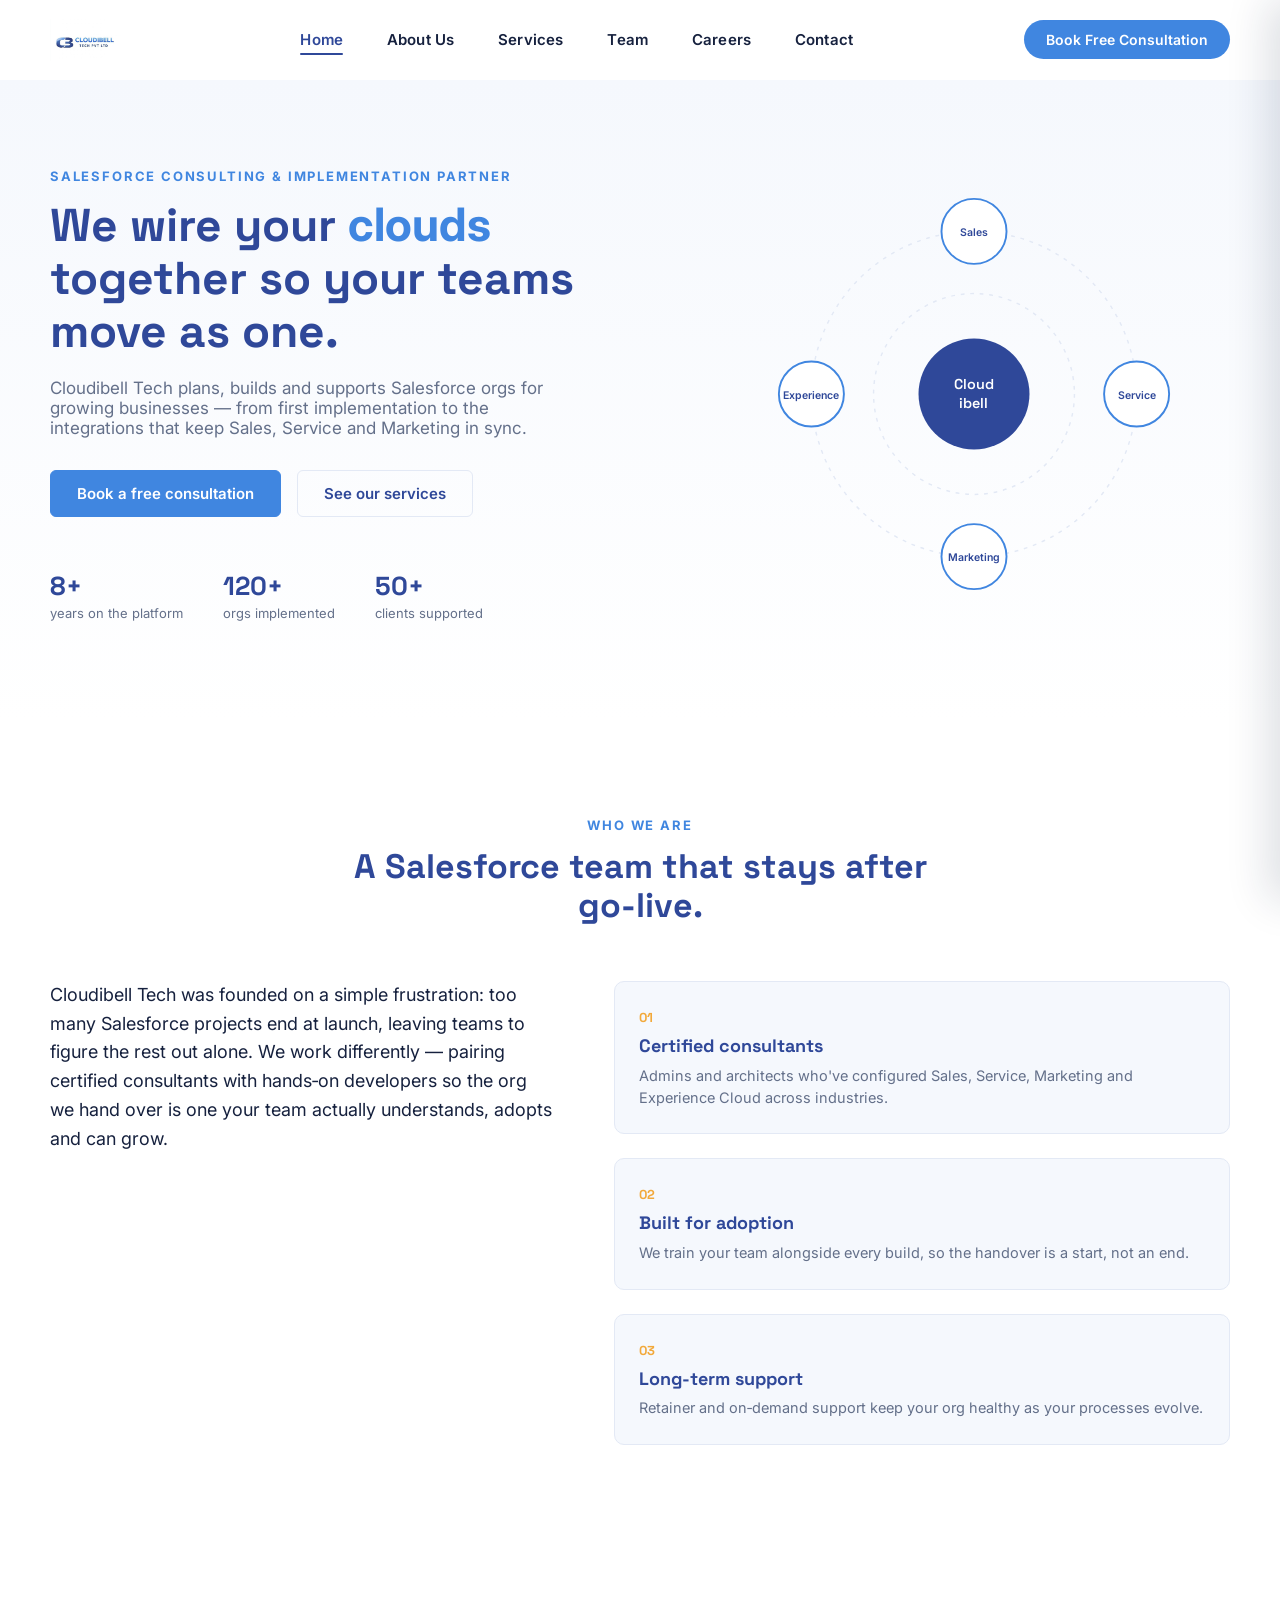
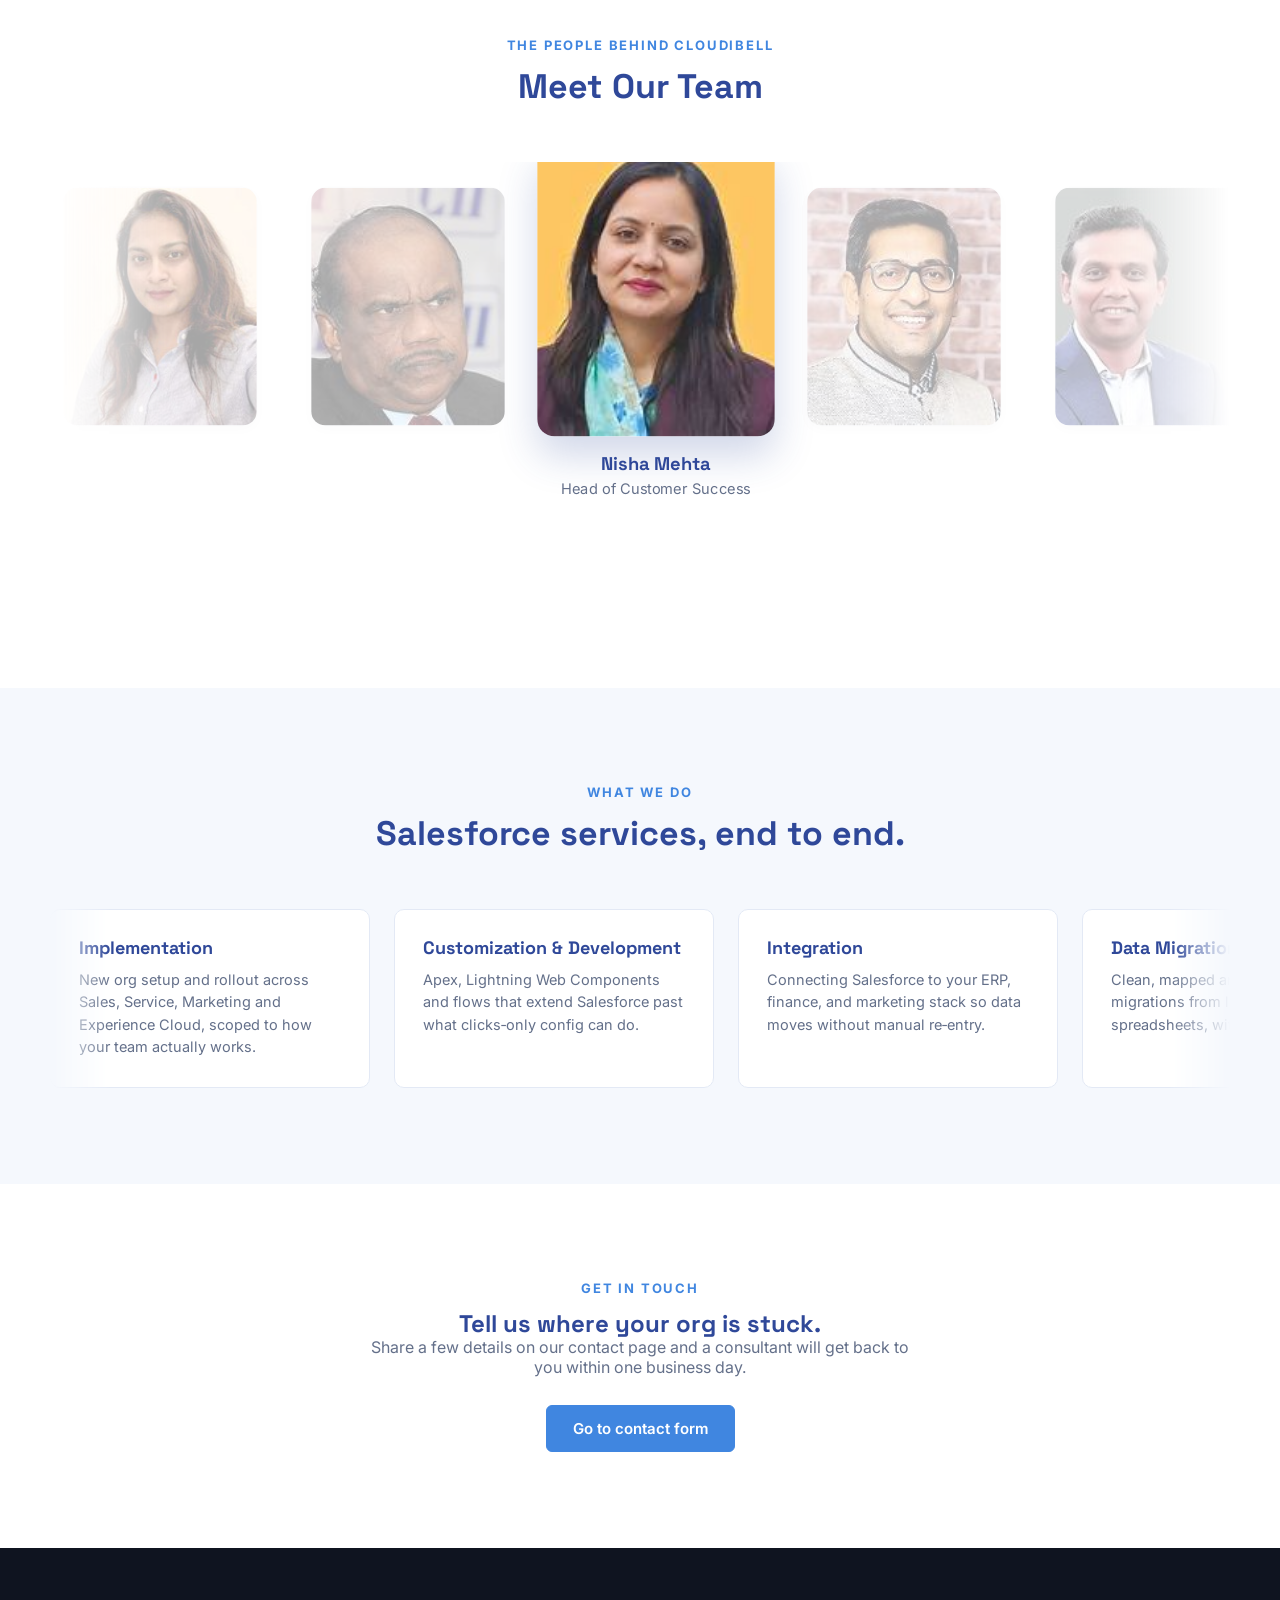
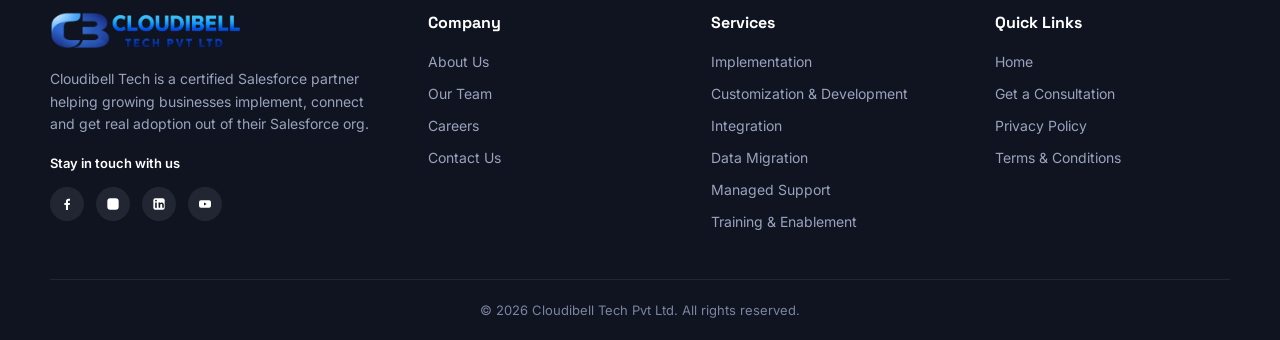
<file: index.html>
<!DOCTYPE html>
<html lang="en">
<head>
    <meta charset="UTF-8">
    <meta name="viewport" content="width=device-width, initial-scale=1.0">
    <title>Cloudibell Tech Pvt Ltd | Salesforce Implementation & Consulting</title>
    <meta name="description" content="Cloudibell Tech is a certified Salesforce partner helping businesses implement, customize, integrate and support their Salesforce ecosystem.">
    <link rel="preconnect" href="https://fonts.googleapis.com">
    <link rel="preconnect" href="https://fonts.gstatic.com" crossorigin>
    <link href="https://fonts.googleapis.com/css2?family=Space+Grotesk:wght@500;600;700&family=Inter:wght@400;500;600;700&display=swap" rel="stylesheet">
    <link rel="stylesheet" href="css/homepage.css">
    <link rel="stylesheet" href="css/navbar.css">
</head>
<body>

    <!-- Navigation Bar -->
    <header class="navbar" id="navbar">
        <div class="nav-container">
            <a href="#home" class="nav-logo">
                <img src="assessts/cloudbelllogo.jpg" alt="Cloudibell Tech Logo" class="nav-logo-img">
            </a>

            <nav class="nav-links" aria-label="Primary">
                <a href="#home" class="nav-link">Home</a>
                <a href="#about" class="nav-link">About Us</a>
                <a href="#services" class="nav-link">Services</a>
                <a href="#team" class="nav-link">Team</a>
                <a href="careers.html" class="nav-link">Careers</a>
                <a href="contact.html" class="nav-link">Contact</a>
            </nav>

            <a href="contact.html" class="nav-cta">Book Free Consultation</a>

            <button type="button" class="nav-toggle" id="navToggle" aria-label="Open menu" aria-expanded="false" aria-controls="mobileMenu">
                <span class="nav-toggle-bar"></span>
                <span class="nav-toggle-bar"></span>
                <span class="nav-toggle-bar"></span>
            </button>
        </div>

        <div class="nav-overlay" id="navOverlay"></div>

        <div class="mobile-menu" id="mobileMenu">
            <nav class="mobile-menu-links" aria-label="Mobile">
                <a href="#home" class="mobile-link">Home</a>
                <a href="#about" class="mobile-link">About Us</a>
                <a href="#services" class="mobile-link">Services</a>
                <a href="#team" class="mobile-link">Team</a>
                <a href="careers.html" class="mobile-link">Careers</a>
                <a href="contact.html" class="mobile-link">Contact</a>
            </nav>
            <a href="contact.html" class="mobile-cta">Book Free Consultation</a>
        </div>
    </header>

    <!-- Hero -->
    <section id="home" class="hero">
        <div class="hero-copy">
            <p class="eyebrow">Salesforce Consulting &amp; Implementation Partner</p>
            <h1>We wire your <span>clouds</span> together so your teams move as one.</h1>
            <p class="hero-sub">Cloudibell Tech plans, builds and supports Salesforce orgs for growing businesses —
                from first implementation to the integrations that keep Sales, Service and Marketing in sync.</p>
            <div class="hero-actions">
                <a href="contact.html" class="btn btn-solid">Book a free consultation</a>
                <a href="#services" class="btn btn-outline">See our services</a>
            </div>
            <dl class="hero-stats">
                <div><dt>8+</dt><dd>years on the platform</dd></div>
                <div><dt>120+</dt><dd>orgs implemented</dd></div>
                <div><dt>50+</dt><dd>clients supported</dd></div>
            </dl>
        </div>

        <div class="hero-visual" aria-hidden="true">
            <svg viewBox="0 0 460 460" class="orbit-svg">
                <circle class="orbit-ring" cx="230" cy="230" r="170"/>
                <circle class="orbit-ring orbit-ring--inner" cx="230" cy="230" r="105"/>

                <g class="orbit-spin">
                    <g class="orbit-node" transform="translate(230,60)">
                        <circle r="34"/>
                        <text y="5">Sales</text>
                    </g>
                    <g class="orbit-node" transform="translate(400,230)">
                        <circle r="34"/>
                        <text y="5">Service</text>
                    </g>
                    <g class="orbit-node" transform="translate(230,400)">
                        <circle r="34"/>
                        <text y="5">Marketing</text>
                    </g>
                    <g class="orbit-node" transform="translate(60,230)">
                        <circle r="34"/>
                        <text y="5">Experience</text>
                    </g>
                </g>

                <g class="orbit-core">
                    <circle r="58" cx="230" cy="230"/>
                    <text x="230" y="225">Cloud</text>
                    <text x="230" y="245">ibell</text>
                </g>
            </svg>
        </div>
    </section>

    <!-- About -->
    <section id="about" class="about">
        <div class="section-head">
            <p class="eyebrow">Who we are</p>
            <h2>A Salesforce team that stays after go‑live.</h2>
        </div>

        <div class="about-grid">
            <p class="about-lede">Cloudibell Tech was founded on a simple frustration: too many Salesforce
                projects end at launch, leaving teams to figure the rest out alone. We work differently —
                pairing certified consultants with hands‑on developers so the org we hand over is one your
                team actually understands, adopts and can grow.</p>

            <div class="about-cards">
                <div class="about-card">
                    <span class="about-card-mark">01</span>
                    <h3>Certified consultants</h3>
                    <p>Admins and architects who've configured Sales, Service, Marketing and Experience Cloud across industries.</p>
                </div>
                <div class="about-card">
                    <span class="about-card-mark">02</span>
                    <h3>Built for adoption</h3>
                    <p>We train your team alongside every build, so the handover is a start, not an end.</p>
                </div>
                <div class="about-card">
                    <span class="about-card-mark">03</span>
                    <h3>Long‑term support</h3>
                    <p>Retainer and on‑demand support keep your org healthy as your processes evolve.</p>
                </div>
            </div>
        </div>
    </section>

    <!-- Team -->
    <section id="team" class="team">
        <div class="section-head">
            <p class="eyebrow">The People Behind Cloudibell</p>
            <h2>Meet Our Team</h2>
        </div>

        <div class="team-marquee" id="teamMarquee">
            <div class="team-track" id="teamTrack">

                <!-- Original set (5 cards) -->
                <div class="team-card">
                    <div class="team-photo"><img src="assessts/ravi-kumar.jpg" alt="Ravi Kumar"></div>
                    <div class="team-caption"><h3>Ravi Kumar</h3><p>Founder &amp; CEO</p></div>
                </div>
                <div class="team-card">
                    <div class="team-photo"><img src="assessts/anitha-sharma.jpg" alt="Anitha Sharma"></div>
                    <div class="team-caption"><h3>Anitha Sharma</h3><p>Head of Delivery</p></div>
                </div>
                <div class="team-card">
                    <div class="team-photo"><img src="assessts/vikram-pillai.jpg" alt="Vikram Pillai"></div>
                    <div class="team-caption"><h3>Vikram Pillai</h3><p>Lead Salesforce Architect</p></div>
                </div>
                <div class="team-card">
                    <div class="team-photo"><img src="assessts/nisha-mehta.jpg" alt="Nisha Mehta"></div>
                    <div class="team-caption"><h3>Nisha Mehta</h3><p>Head of Customer Success</p></div>
                </div>
                <div class="team-card">
                    <div class="team-photo"><img src="assessts/sanjay-reddy.jpg" alt="Sanjay Reddy"></div>
                    <div class="team-caption"><h3>Sanjay Reddy</h3><p>Salesforce Developer</p></div>
                </div>

                <!-- Duplicate set (5 cards) — for seamless loop only -->
                <div class="team-card" aria-hidden="true">
                    <div class="team-photo"><img src="assessts/ravi-kumar.jpg" alt="" aria-hidden="true"></div>
                    <div class="team-caption"><h3>Ravi Kumar</h3><p>Founder &amp; CEO</p></div>
                </div>
                <div class="team-card" aria-hidden="true">
                    <div class="team-photo"><img src="assessts/anitha-sharma.jpg" alt="" aria-hidden="true"></div>
                    <div class="team-caption"><h3>Anitha Sharma</h3><p>Head of Delivery</p></div>
                </div>
                <div class="team-card" aria-hidden="true">
                    <div class="team-photo"><img src="assessts/vikram-pillai.jpg" alt="" aria-hidden="true"></div>
                    <div class="team-caption"><h3>Vikram Pillai</h3><p>Lead Salesforce Architect</p></div>
                </div>
                <div class="team-card" aria-hidden="true">
                    <div class="team-photo"><img src="assessts/nisha-mehta.jpg" alt="" aria-hidden="true"></div>
                    <div class="team-caption"><h3>Nisha Mehta</h3><p>Head of Customer Success</p></div>
                </div>
                <div class="team-card" aria-hidden="true">
                    <div class="team-photo"><img src="assessts/sanjay-reddy.jpg" alt="" aria-hidden="true"></div>
                    <div class="team-caption"><h3>Sanjay Reddy</h3><p>Salesforce Developer</p></div>
                </div>

            </div>
        </div>
    </section>
    <!-- Services -->
    <section id="services" class="services">
        <div class="section-head">
            <p class="eyebrow">What we do</p>
            <h2>Salesforce services, end to end.</h2>
        </div>

        <div class="services-marquee">
            <div class="services-track">
                <article class="service-card">
                    <h3>Implementation</h3>
                    <p>New org setup and rollout across Sales, Service, Marketing and Experience Cloud, scoped to how your team actually works.</p>
                </article>
                <article class="service-card">
                    <h3>Customization &amp; Development</h3>
                    <p>Apex, Lightning Web Components and flows that extend Salesforce past what clicks‑only config can do.</p>
                </article>
                <article class="service-card">
                    <h3>Integration</h3>
                    <p>Connecting Salesforce to your ERP, finance, and marketing stack so data moves without manual re‑entry.</p>
                </article>
                <article class="service-card">
                    <h3>Data Migration</h3>
                    <p>Clean, mapped and de‑duplicated migrations from legacy CRMs or spreadsheets, with audit trails intact.</p>
                </article>
                <article class="service-card">
                    <h3>Managed Support</h3>
                    <p>Ongoing admin support, monitoring and release management so your org stays reliable release after release.</p>
                </article>
                <article class="service-card">
                    <h3>Training &amp; Enablement</h3>
                    <p>Role‑based training that gets your team confident in the org, not just clicking where they're told.</p>
                </article>

                <!-- duplicate set for a seamless loop, hidden from assistive tech -->
                <article class="service-card" aria-hidden="true">
                    <h3>Implementation</h3>
                    <p>New org setup and rollout across Sales, Service, Marketing and Experience Cloud, scoped to how your team actually works.</p>
                </article>
                <article class="service-card" aria-hidden="true">
                    <h3>Customization &amp; Development</h3>
                    <p>Apex, Lightning Web Components and flows that extend Salesforce past what clicks‑only config can do.</p>
                </article>
                <article class="service-card" aria-hidden="true">
                    <h3>Integration</h3>
                    <p>Connecting Salesforce to your ERP, finance, and marketing stack so data moves without manual re‑entry.</p>
                </article>
                <article class="service-card" aria-hidden="true">
                    <h3>Data Migration</h3>
                    <p>Clean, mapped and de‑duplicated migrations from legacy CRMs or spreadsheets, with audit trails intact.</p>
                </article>
                <article class="service-card" aria-hidden="true">
                    <h3>Managed Support</h3>
                    <p>Ongoing admin support, monitoring and release management so your org stays reliable release after release.</p>
                </article>
                <article class="service-card" aria-hidden="true">
                    <h3>Training &amp; Enablement</h3>
                    <p>Role‑based training that gets your team confident in the org, not just clicking where they're told.</p>
                </article>
            </div>
        </div>
    </section>

    <!-- Contact CTA -->
    <section id="contact" class="contact-band">
        <p class="eyebrow">Get in touch</p>
        <h2>Tell us where your org is stuck.</h2>
        <p class="contact-band-sub">Share a few details on our contact page and a consultant will get back to you within one business day.</p>
        <a href="contact.html" class="btn btn-solid">Go to contact form</a>
    </section>

    <!-- Footer -->
    <footer class="site-footer">
        <div class="footer-top">
            <div class="footer-brand">
                <img src="assessts/company_logo_ppt_final-removebg-preview.png" alt="Cloudibell Tech Logo" class="logo logo--footer">
                <p class="footer-tagline">Cloudibell Tech is a certified Salesforce partner helping growing
                    businesses implement, connect and get real adoption out of their Salesforce org.</p>
                <p class="footer-stay">Stay in touch with us</p>
                <div class="footer-social">
                    <a href="#" aria-label="Facebook">
                        <svg viewBox="0 0 24 24"><path d="M13.5 21v-7.5h2.5l.5-3h-3V8.5c0-.9.25-1.5 1.55-1.5H16.5V4.3c-.28-.04-1.2-.12-2.28-.12-2.26 0-3.8 1.38-3.8 3.9V10.5H8v3h2.42V21h3.08z"/></svg>
                    </a>
                    <a href="#" aria-label="Instagram">
                        <svg viewBox="0 0 24 24"><rect x="3.5" y="3.5" width="17" height="17" rx="4.5"/><circle cx="12" cy="12" r="3.6" fill="none" stroke="currentColor" stroke-width="1.4"/><circle cx="17.1" cy="6.9" r="1.1"/></svg>
                    </a>
                    <a href="#" aria-label="LinkedIn">
                        <svg viewBox="0 0 24 24"><rect x="3.5" y="3.5" width="17" height="17" rx="3"/><rect x="6.3" y="9.8" width="2.3" height="8" fill="#0F1420"/><circle cx="7.45" cy="6.9" r="1.35" fill="#0F1420"/><path d="M11.2 9.8h2.2v1.2c.5-.8 1.4-1.4 2.7-1.4 2 0 3.1 1.3 3.1 3.7v4.5h-2.3v-4c0-1.1-.4-1.9-1.5-1.9-1 0-1.6.7-1.6 1.9v4h-2.3z" fill="#0F1420"/></svg>
                    </a>
                    <a href="#" aria-label="YouTube">
                        <svg viewBox="0 0 24 24"><rect x="3" y="6.5" width="18" height="11" rx="3"/><path d="M10.5 9.8v4.4l4-2.2z" fill="#0F1420"/></svg>
                    </a>
                </div>
            </div>

            <div class="footer-col">
                <h4>Company</h4>
                <ul>
                    <li><a href="#about">About Us</a></li>
                    <li><a href="#team">Our Team</a></li>
                    <li><a href="careers.html">Careers</a></li>
                    <li><a href="contact.html">Contact Us</a></li>
                </ul>
            </div>

            <div class="footer-col">
                <h4>Services</h4>
                <ul>
                    <li><a href="#services">Implementation</a></li>
                    <li><a href="#services">Customization &amp; Development</a></li>
                    <li><a href="#services">Integration</a></li>
                    <li><a href="#services">Data Migration</a></li>
                    <li><a href="#services">Managed Support</a></li>
                    <li><a href="#services">Training &amp; Enablement</a></li>
                </ul>
            </div>

            <div class="footer-col">
                <h4>Quick Links</h4>
                <ul>
                    <li><a href="#home">Home</a></li>
                    <li><a href="contact.html">Get a Consultation</a></li>
                    <li><a href="#">Privacy Policy</a></li>
                    <li><a href="#">Terms &amp; Conditions</a></li>
                </ul>
            </div>
        </div>

        <div class="footer-bottom">
            <p class="footer-copy">&copy; 2026 Cloudibell Tech Pvt Ltd. All rights reserved.</p>
        </div>
    </footer>

    <script src="js/navbar.js" defer></script>
    <script src="js/team-slider.js" defer></script>
</body>
</html>
</file>
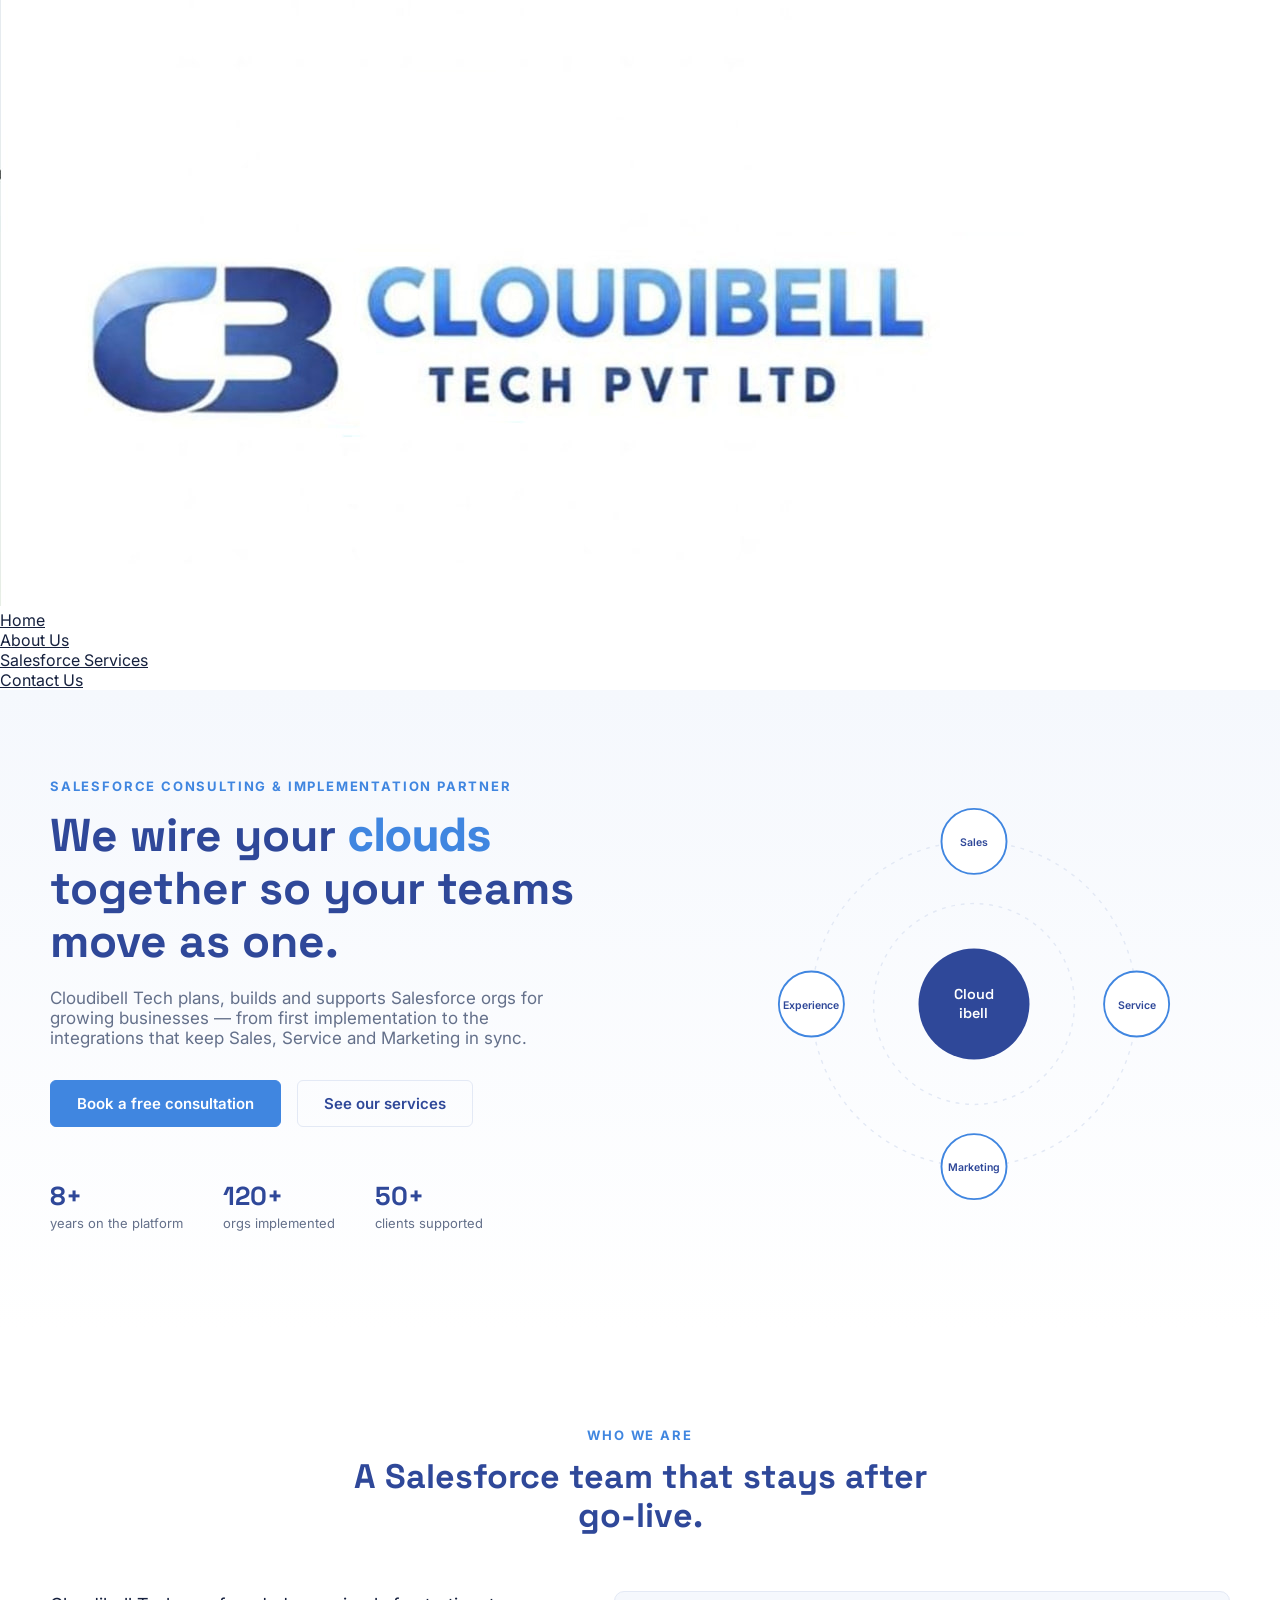
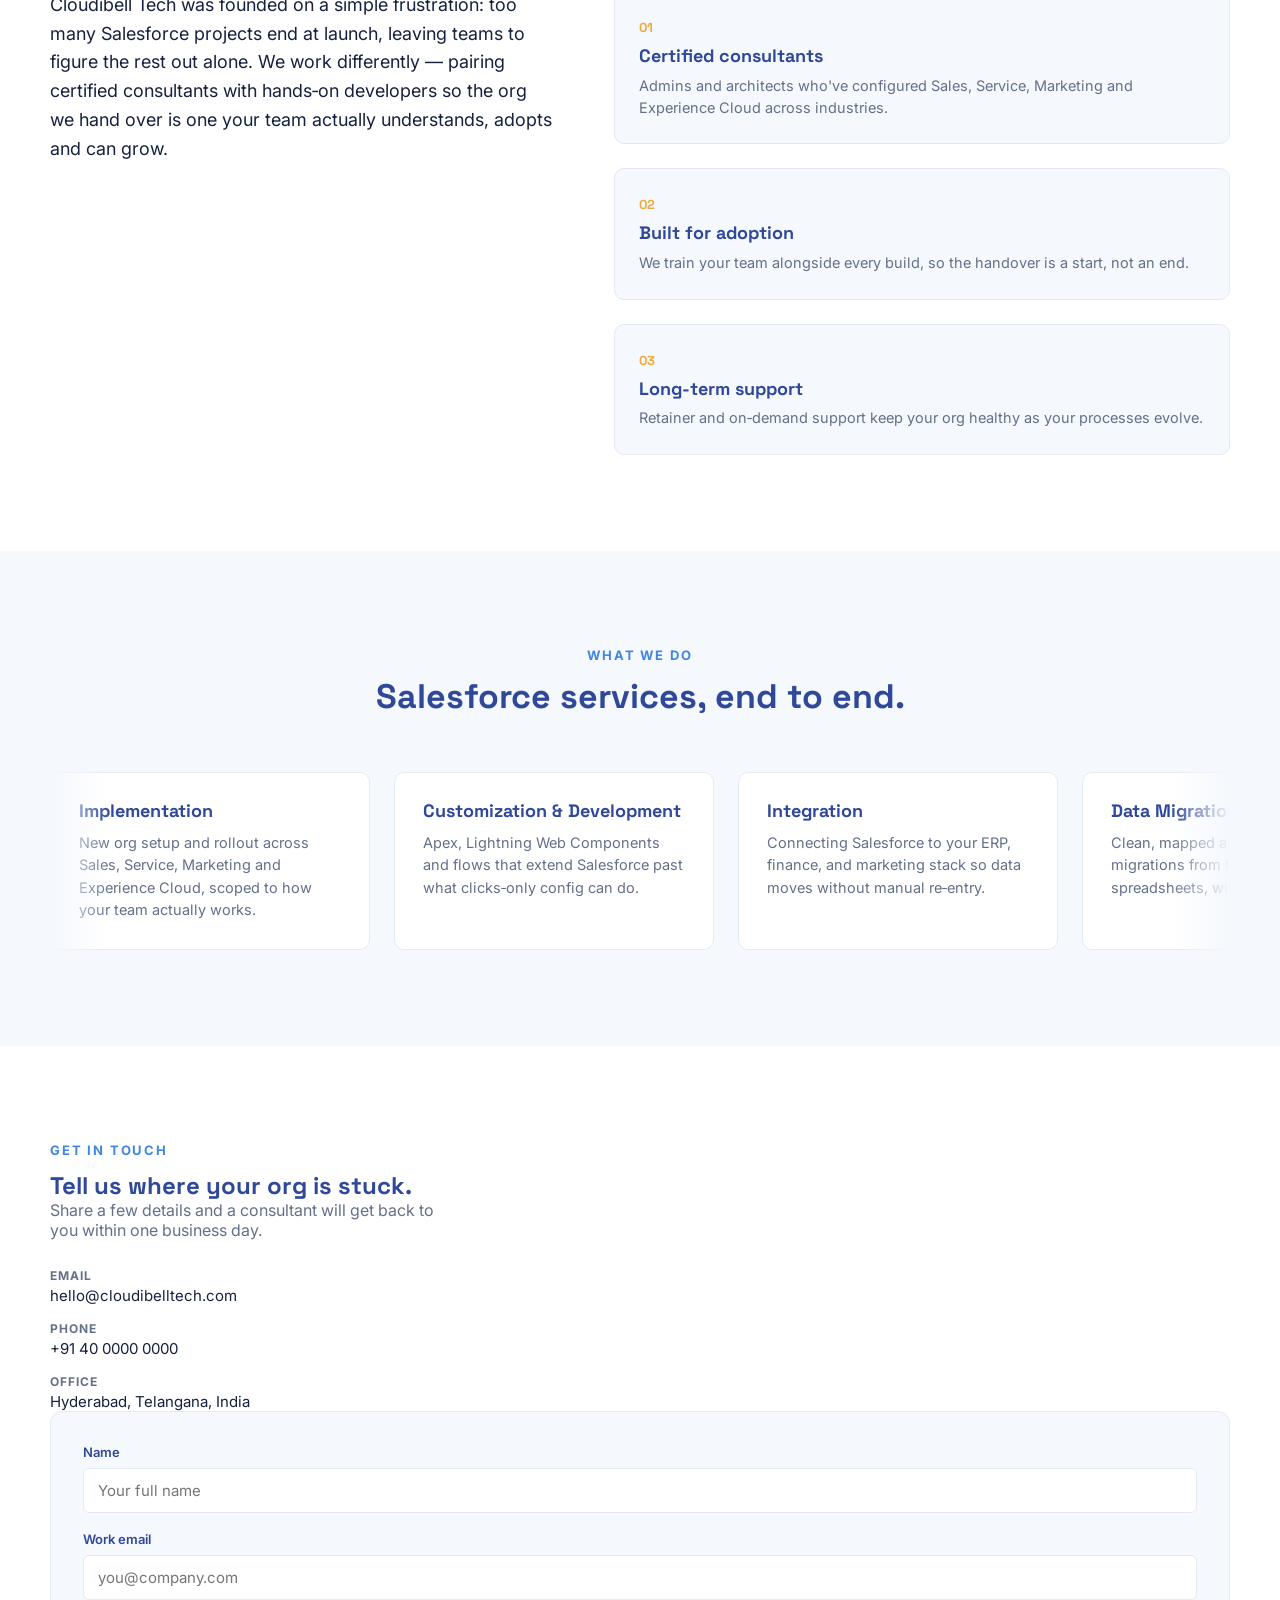
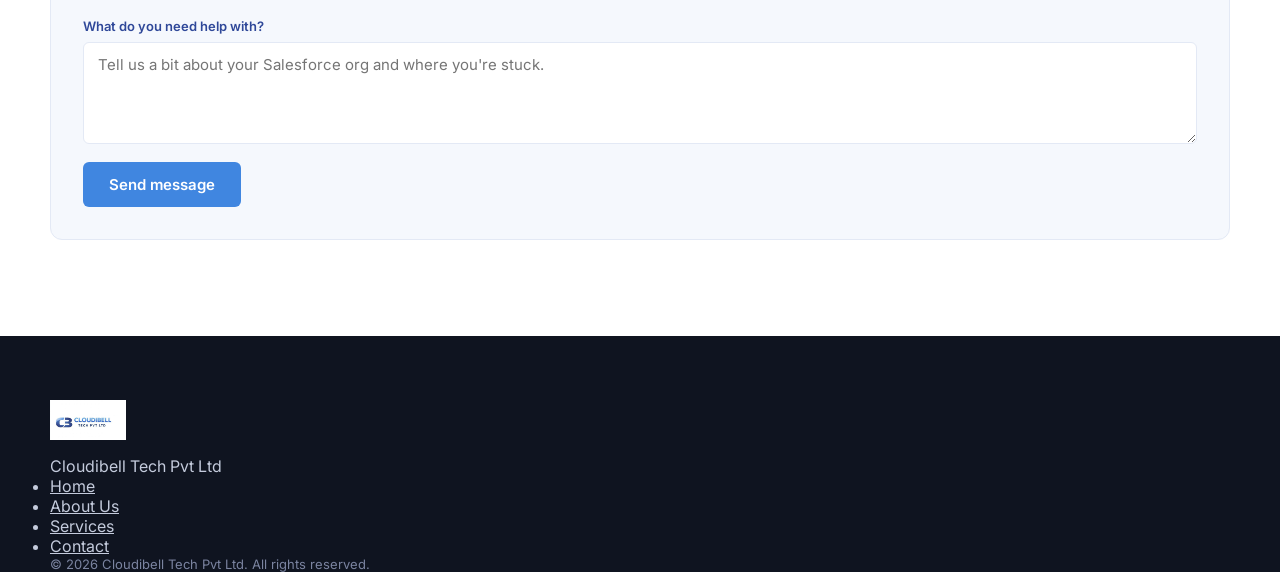
<file: homepage.html>
<!DOCTYPE html>
<html lang="en">
<head>
    <meta charset="UTF-8">
    <meta name="viewport" content="width=device-width, initial-scale=1.0">
    <title>Cloudibell Tech Pvt Ltd | Salesforce Implementation & Consulting</title>
    <meta name="description" content="Cloudibell Tech is a certified Salesforce partner helping businesses implement, customize, integrate and support their Salesforce ecosystem.">
    <link rel="preconnect" href="https://fonts.googleapis.com">
    <link rel="preconnect" href="https://fonts.gstatic.com" crossorigin>
    <link href="https://fonts.googleapis.com/css2?family=Space+Grotesk:wght@500;600;700&family=Inter:wght@400;500;600;700&display=swap" rel="stylesheet">
    <link rel="stylesheet" href="homepage.css">
</head>
<body>

    <!-- Navigation Bar -->
    <header class="navbar">
        <div class="logo-container">
            <img src="assessts/cloudbelllogo.jpg" alt="Cloudibell Tech Logo" class="logo">
        </div>

        <nav>
            <ul class="nav-links">
                <li><a href="#home">Home</a></li>
                <li><a href="#about">About Us</a></li>
                <li><a href="#services">Salesforce Services</a></li>
                <li><a href="#contact" class="btn-primary">Contact Us</a></li>
            </ul>
        </nav>
    </header>

    <!-- Hero -->
    <section id="home" class="hero">
        <div class="hero-copy">
            <p class="eyebrow">Salesforce Consulting &amp; Implementation Partner</p>
            <h1>We wire your <span>clouds</span> together so your teams move as one.</h1>
            <p class="hero-sub">Cloudibell Tech plans, builds and supports Salesforce orgs for growing businesses —
                from first implementation to the integrations that keep Sales, Service and Marketing in sync.</p>
            <div class="hero-actions">
                <a href="#contact" class="btn btn-solid">Book a free consultation</a>
                <a href="#services" class="btn btn-outline">See our services</a>
            </div>
            <dl class="hero-stats">
                <div><dt>8+</dt><dd>years on the platform</dd></div>
                <div><dt>120+</dt><dd>orgs implemented</dd></div>
                <div><dt>50+</dt><dd>clients supported</dd></div>
            </dl>
        </div>

        <div class="hero-visual" aria-hidden="true">
            <svg viewBox="0 0 460 460" class="orbit-svg">
                <circle class="orbit-ring" cx="230" cy="230" r="170"/>
                <circle class="orbit-ring orbit-ring--inner" cx="230" cy="230" r="105"/>

                <g class="orbit-spin">
                    <g class="orbit-node" transform="translate(230,60)">
                        <circle r="34"/>
                        <text y="5">Sales</text>
                    </g>
                    <g class="orbit-node" transform="translate(400,230)">
                        <circle r="34"/>
                        <text y="5">Service</text>
                    </g>
                    <g class="orbit-node" transform="translate(230,400)">
                        <circle r="34"/>
                        <text y="5">Marketing</text>
                    </g>
                    <g class="orbit-node" transform="translate(60,230)">
                        <circle r="34"/>
                        <text y="5">Experience</text>
                    </g>
                </g>

                <g class="orbit-core">
                    <circle r="58" cx="230" cy="230"/>
                    <text x="230" y="225">Cloud</text>
                    <text x="230" y="245">ibell</text>
                </g>
            </svg>
        </div>
    </section>

    <!-- About -->
    <section id="about" class="about">
        <div class="section-head">
            <p class="eyebrow">Who we are</p>
            <h2>A Salesforce team that stays after go‑live.</h2>
        </div>

        <div class="about-grid">
            <p class="about-lede">Cloudibell Tech was founded on a simple frustration: too many Salesforce
                projects end at launch, leaving teams to figure the rest out alone. We work differently —
                pairing certified consultants with hands‑on developers so the org we hand over is one your
                team actually understands, adopts and can grow.</p>

            <div class="about-cards">
                <div class="about-card">
                    <span class="about-card-mark">01</span>
                    <h3>Certified consultants</h3>
                    <p>Admins and architects who've configured Sales, Service, Marketing and Experience Cloud across industries.</p>
                </div>
                <div class="about-card">
                    <span class="about-card-mark">02</span>
                    <h3>Built for adoption</h3>
                    <p>We train your team alongside every build, so the handover is a start, not an end.</p>
                </div>
                <div class="about-card">
                    <span class="about-card-mark">03</span>
                    <h3>Long‑term support</h3>
                    <p>Retainer and on‑demand support keep your org healthy as your processes evolve.</p>
                </div>
            </div>
        </div>
    </section>

    <!-- Services -->
    <section id="services" class="services">
        <div class="section-head">
            <p class="eyebrow">What we do</p>
            <h2>Salesforce services, end to end.</h2>
        </div>

        <div class="services-marquee">
            <div class="services-track">
                <article class="service-card">
                    <h3>Implementation</h3>
                    <p>New org setup and rollout across Sales, Service, Marketing and Experience Cloud, scoped to how your team actually works.</p>
                </article>
                <article class="service-card">
                    <h3>Customization &amp; Development</h3>
                    <p>Apex, Lightning Web Components and flows that extend Salesforce past what clicks‑only config can do.</p>
                </article>
                <article class="service-card">
                    <h3>Integration</h3>
                    <p>Connecting Salesforce to your ERP, finance, and marketing stack so data moves without manual re‑entry.</p>
                </article>
                <article class="service-card">
                    <h3>Data Migration</h3>
                    <p>Clean, mapped and de‑duplicated migrations from legacy CRMs or spreadsheets, with audit trails intact.</p>
                </article>
                <article class="service-card">
                    <h3>Managed Support</h3>
                    <p>Ongoing admin support, monitoring and release management so your org stays reliable release after release.</p>
                </article>
                <article class="service-card">
                    <h3>Training &amp; Enablement</h3>
                    <p>Role‑based training that gets your team confident in the org, not just clicking where they're told.</p>
                </article>

                <!-- duplicate set for a seamless loop, hidden from assistive tech -->
                <article class="service-card" aria-hidden="true">
                    <h3>Implementation</h3>
                    <p>New org setup and rollout across Sales, Service, Marketing and Experience Cloud, scoped to how your team actually works.</p>
                </article>
                <article class="service-card" aria-hidden="true">
                    <h3>Customization &amp; Development</h3>
                    <p>Apex, Lightning Web Components and flows that extend Salesforce past what clicks‑only config can do.</p>
                </article>
                <article class="service-card" aria-hidden="true">
                    <h3>Integration</h3>
                    <p>Connecting Salesforce to your ERP, finance, and marketing stack so data moves without manual re‑entry.</p>
                </article>
                <article class="service-card" aria-hidden="true">
                    <h3>Data Migration</h3>
                    <p>Clean, mapped and de‑duplicated migrations from legacy CRMs or spreadsheets, with audit trails intact.</p>
                </article>
                <article class="service-card" aria-hidden="true">
                    <h3>Managed Support</h3>
                    <p>Ongoing admin support, monitoring and release management so your org stays reliable release after release.</p>
                </article>
                <article class="service-card" aria-hidden="true">
                    <h3>Training &amp; Enablement</h3>
                    <p>Role‑based training that gets your team confident in the org, not just clicking where they're told.</p>
                </article>
            </div>
        </div>
    </section>

    <!-- Contact -->
    <section id="contact" class="contact">
        <div class="contact-info">
            <p class="eyebrow">Get in touch</p>
            <h2>Tell us where your org is stuck.</h2>
            <p class="contact-sub">Share a few details and a consultant will get back to you within one business day.</p>

            <ul class="contact-details">
                <li><span>Email</span>hello@cloudibelltech.com</li>
                <li><span>Phone</span>+91 40 0000 0000</li>
                <li><span>Office</span>Hyderabad, Telangana, India</li>
            </ul>
        </div>

        <form class="contact-form">
            <label>
                Name
                <input type="text" name="name" placeholder="Your full name" required>
            </label>
            <label>
                Work email
                <input type="email" name="email" placeholder="you@company.com" required>
            </label>
            <label>
                What do you need help with?
                <textarea name="message" rows="4" placeholder="Tell us a bit about your Salesforce org and where you're stuck."></textarea>
            </label>
            <button type="submit" class="btn btn-solid">Send message</button>
        </form>
    </section>

    <!-- Footer -->
    <footer class="site-footer">
        <div class="footer-brand">
            <img src="assessts/cloudbelllogo.jpg" alt="Cloudibell Tech Logo" class="logo logo--footer">
            <p>Cloudibell Tech Pvt Ltd</p>
        </div>
        <ul class="footer-links">
            <li><a href="#home">Home</a></li>
            <li><a href="#about">About Us</a></li>
            <li><a href="#services">Services</a></li>
            <li><a href="#contact">Contact</a></li>
        </ul>
        <p class="footer-copy">&copy; 2026 Cloudibell Tech Pvt Ltd. All rights reserved.</p>
    </footer>

</body>
</html>
</file>
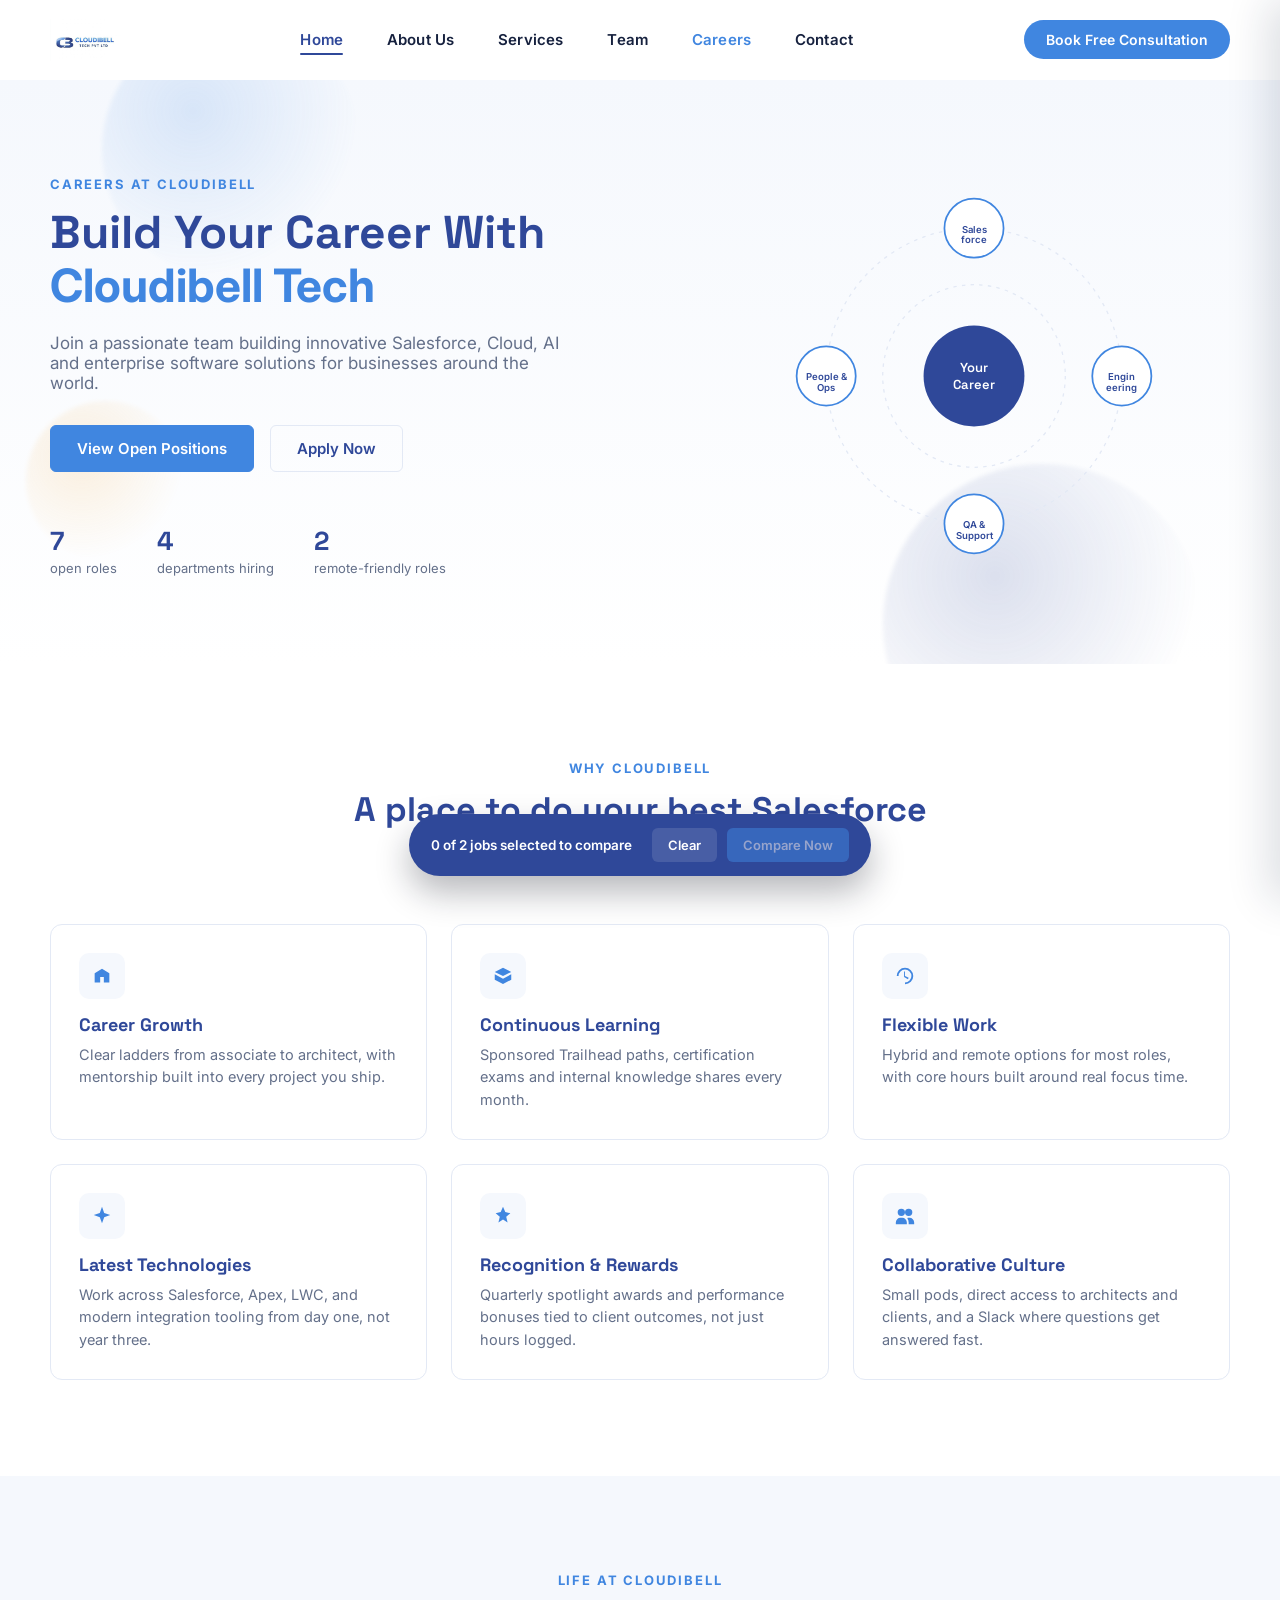
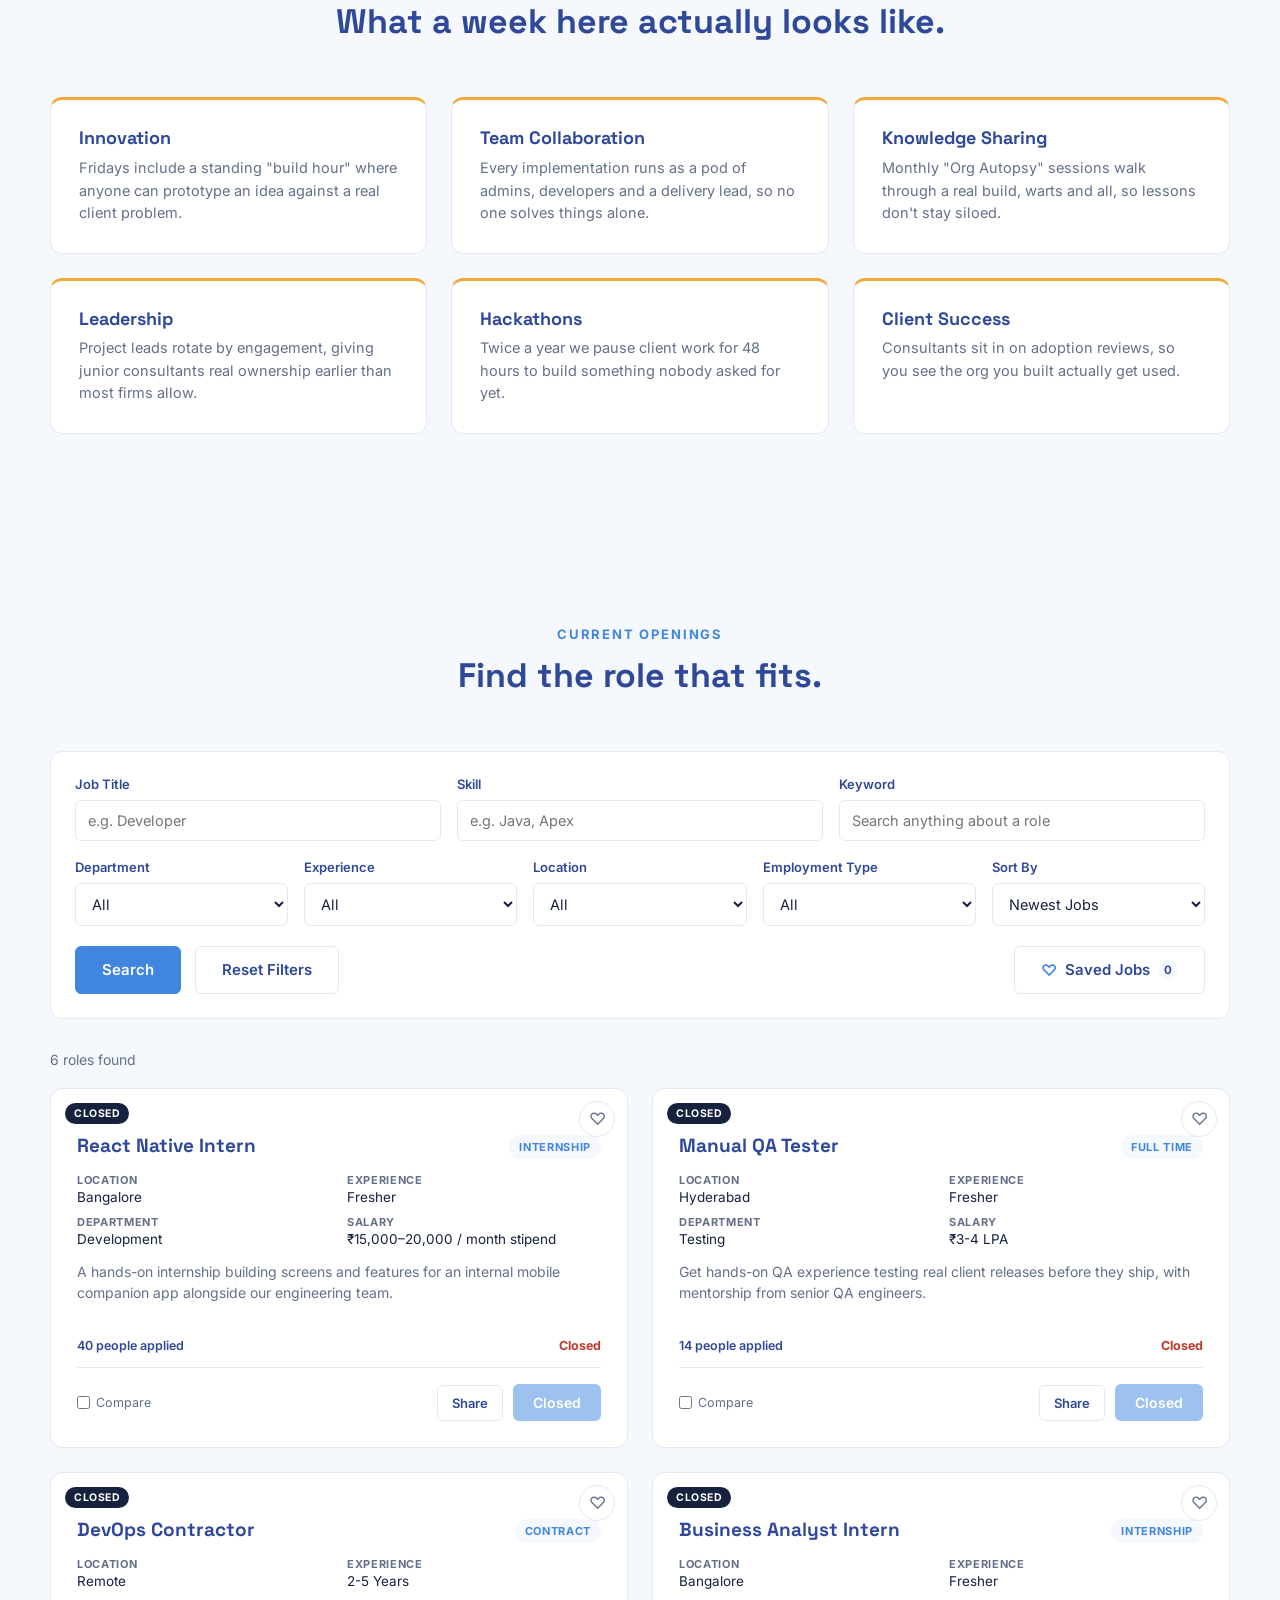
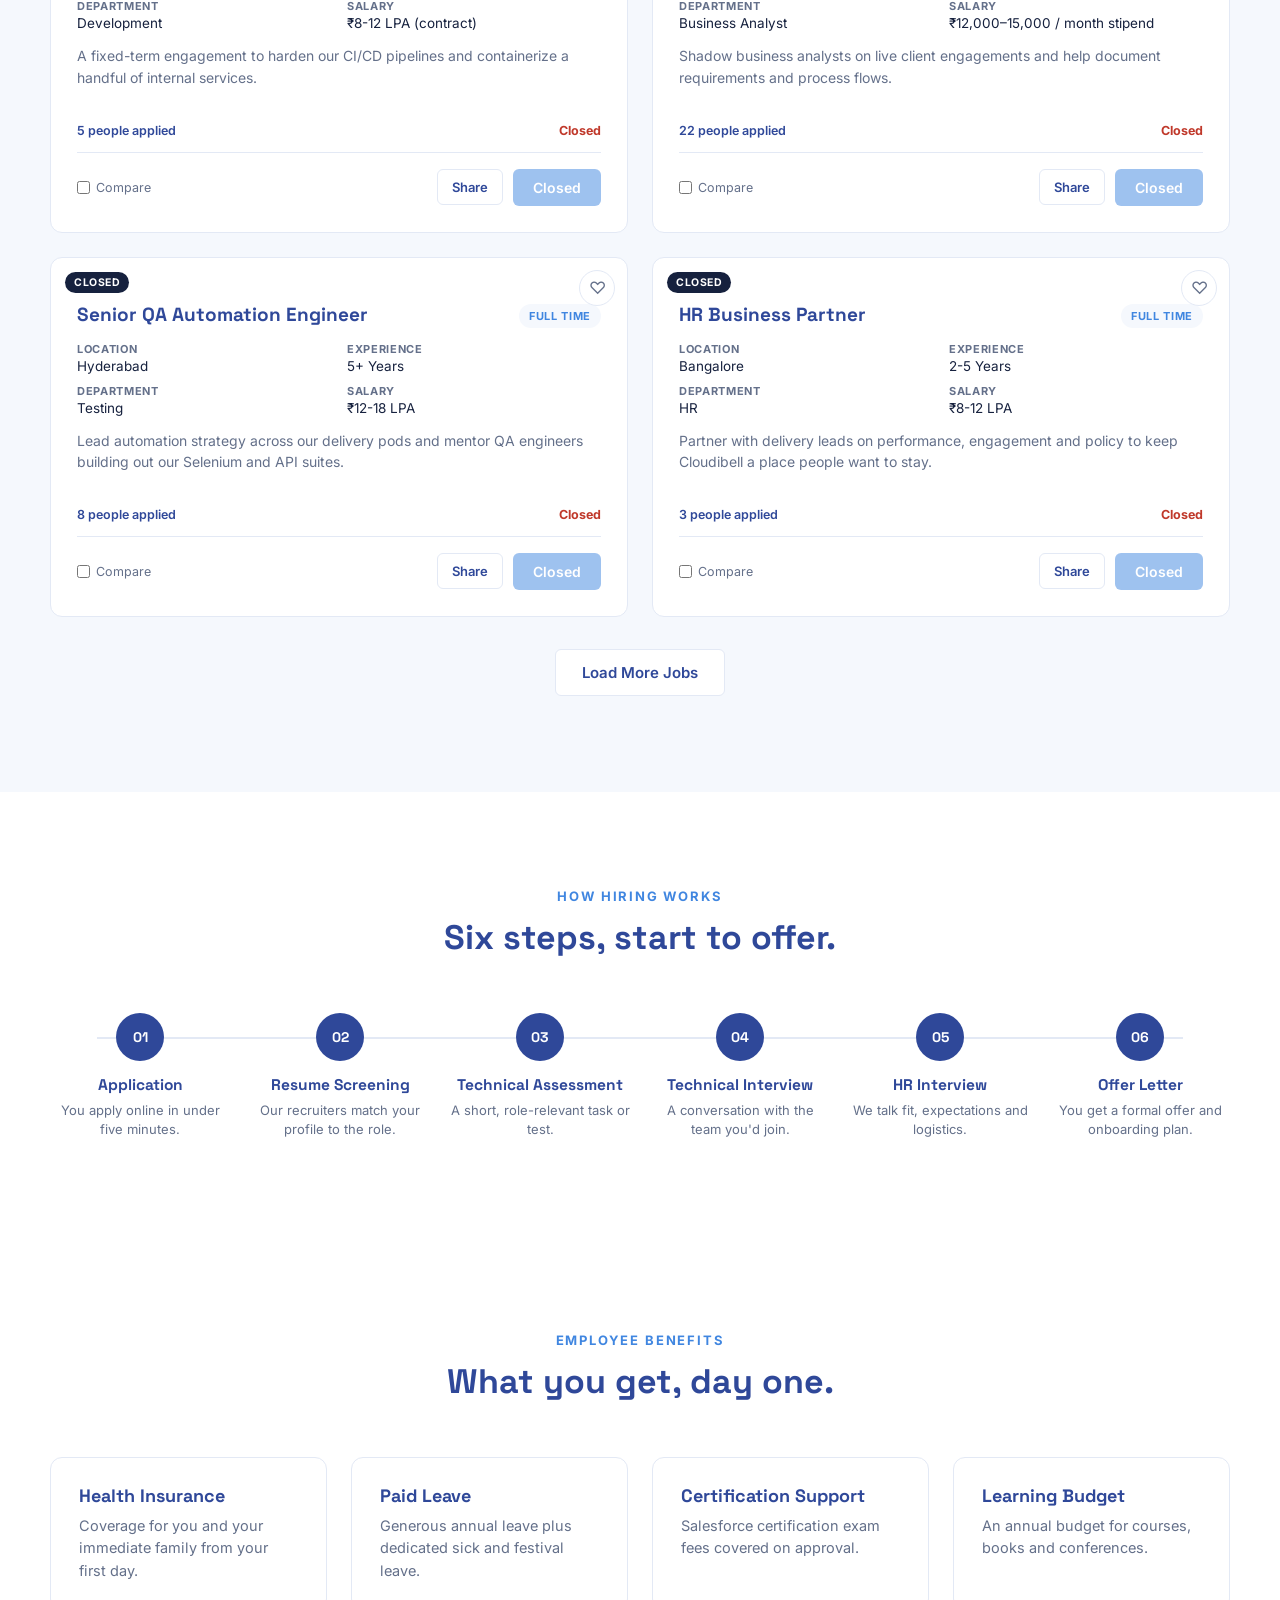
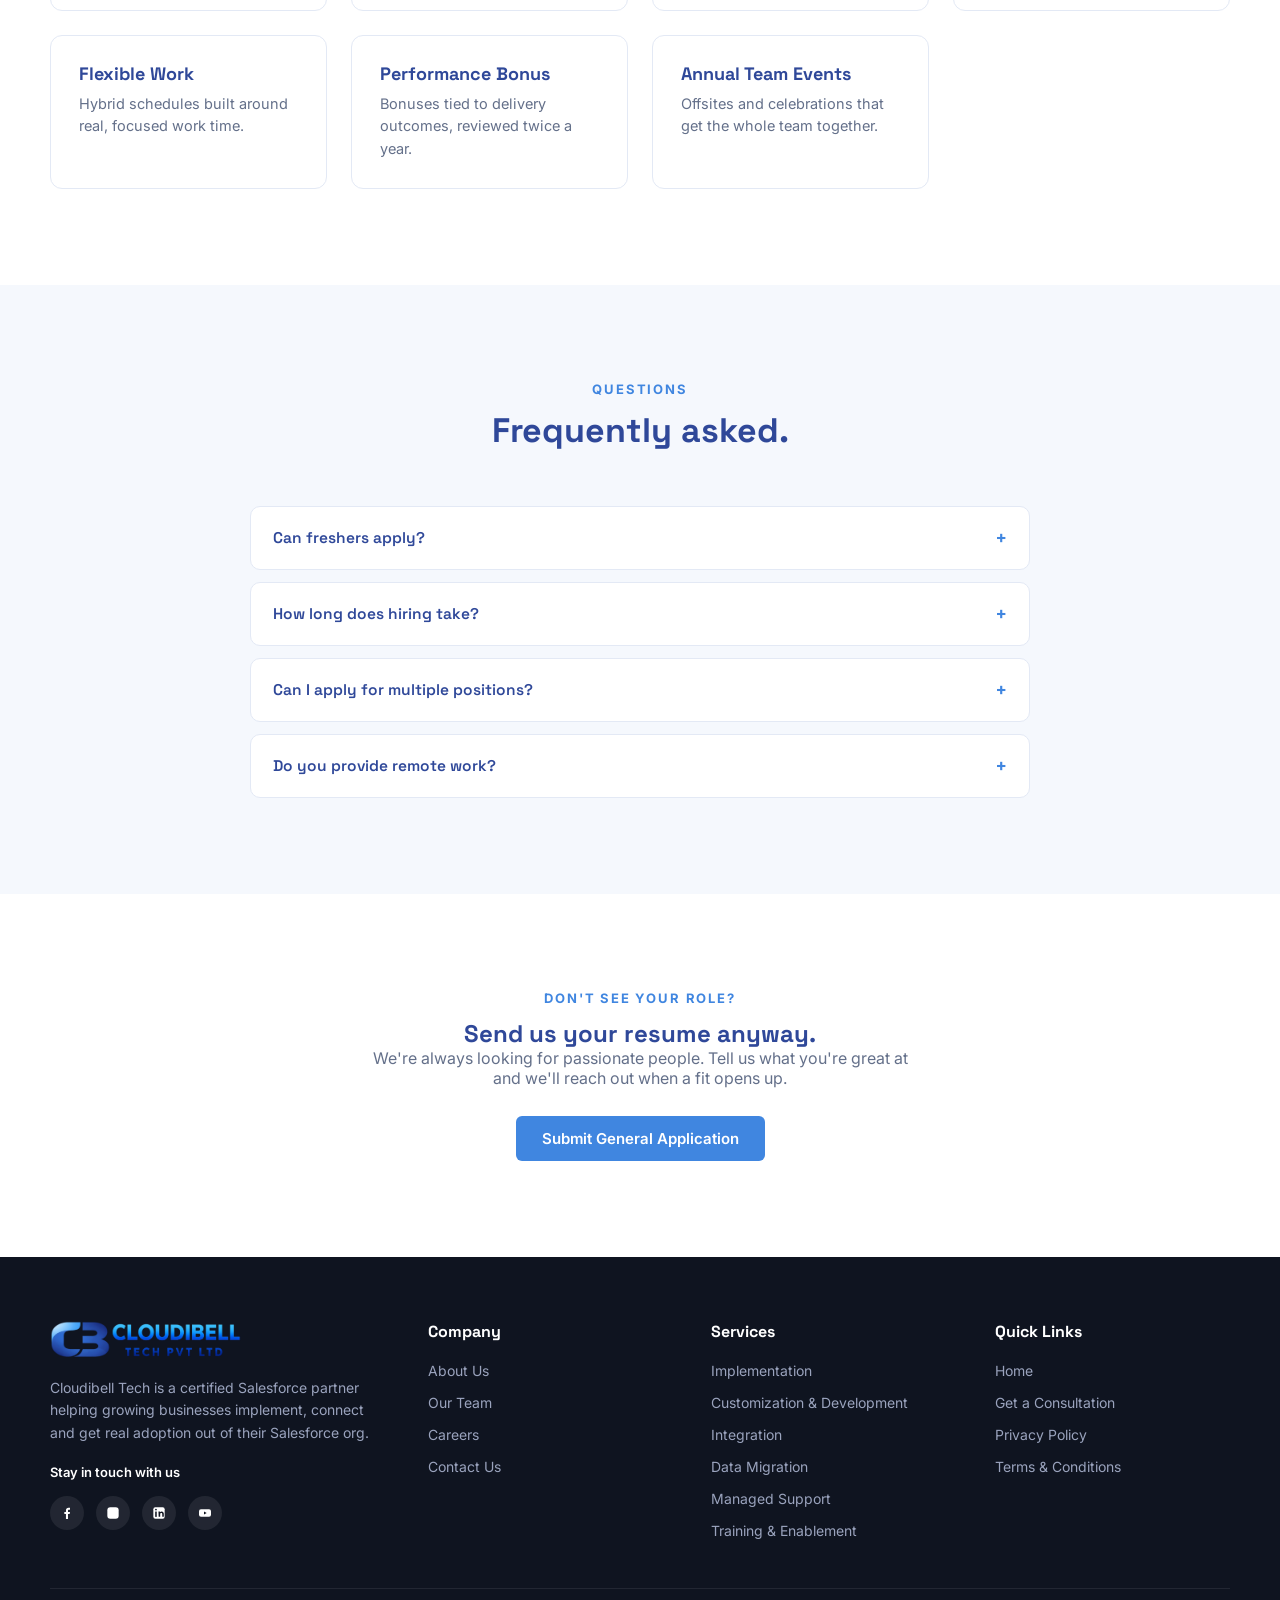
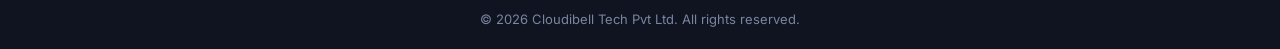
<file: cloudbellfrontend/careers.html>
<!DOCTYPE html>
<html lang="en">
<head>
    <meta charset="UTF-8">
    <meta name="viewport" content="width=device-width, initial-scale=1.0">
    <title>Careers | Cloudibell Tech Pvt Ltd</title>
    <meta name="description" content="Build your career at Cloudibell Tech. Explore open roles in Salesforce, engineering, QA and more, and apply in minutes.">
    <link rel="preconnect" href="https://fonts.googleapis.com">
    <link rel="preconnect" href="https://fonts.gstatic.com" crossorigin>
    <link href="https://fonts.googleapis.com/css2?family=Space+Grotesk:wght@500;600;700&family=Inter:wght@400;500;600;700&display=swap" rel="stylesheet">
    <link rel="stylesheet" href="css/homepage.css">
    <link rel="stylesheet" href="css/navbar.css">
    <link rel="stylesheet" href="css/careers.css">
</head>
<body>

    <!-- Navigation Bar (reused exactly from homepage, with Careers item added) -->
    <header class="navbar" id="navbar">
        <div class="nav-container">
            <a href="index.html" class="nav-logo">
                <img src="assessts/cloudbelllogo.jpg" alt="Cloudibell Tech Logo" class="nav-logo-img">
            </a>

            <nav class="nav-links" aria-label="Primary">
                <a href="index.html#home" class="nav-link">Home</a>
                <a href="index.html#about" class="nav-link">About Us</a>
                <a href="index.html#services" class="nav-link">Services</a>
                <a href="index.html#team" class="nav-link">Team</a>
                <a href="careers.html" class="nav-link is-active" aria-current="page">Careers</a>
                <a href="contact.html" class="nav-link">Contact</a>
            </nav>

            <a href="contact.html" class="nav-cta">Book Free Consultation</a>

            <button type="button" class="nav-toggle" id="navToggle" aria-label="Open menu" aria-expanded="false" aria-controls="mobileMenu">
                <span class="nav-toggle-bar"></span>
                <span class="nav-toggle-bar"></span>
                <span class="nav-toggle-bar"></span>
            </button>
        </div>

        <div class="nav-overlay" id="navOverlay"></div>

        <div class="mobile-menu" id="mobileMenu">
            <nav class="mobile-menu-links" aria-label="Mobile">
                <a href="index.html#home" class="mobile-link">Home</a>
                <a href="index.html#about" class="mobile-link">About Us</a>
                <a href="index.html#services" class="mobile-link">Services</a>
                <a href="index.html#team" class="mobile-link">Team</a>
                <a href="careers.html" class="mobile-link is-active" aria-current="page">Careers</a>
                <a href="contact.html" class="mobile-link">Contact</a>
            </nav>
            <a href="contact.html" class="mobile-cta">Book Free Consultation</a>
        </div>
    </header>

    <!-- ============================================================
         HERO
         ============================================================ -->
    <section class="cr-hero" id="careersHome">
        <div class="cr-hero-orbs" aria-hidden="true">
            <span class="cr-orb cr-orb--sky"></span>
            <span class="cr-orb cr-orb--gold"></span>
            <span class="cr-orb cr-orb--navy"></span>
        </div>

        <div class="cr-hero-inner">
            <div class="cr-hero-copy">
                <p class="eyebrow">Careers at Cloudibell</p>
                <h1 class="cr-hero-title">Build Your Career With <span>Cloudibell Tech</span></h1>
                <p class="cr-hero-sub">Join a passionate team building innovative Salesforce, Cloud, AI and
                    enterprise software solutions for businesses around the world.</p>
                <div class="cr-hero-actions">
                    <a href="#openings" class="btn btn-solid">View Open Positions</a>
                    <button type="button" class="btn btn-outline" id="heroApplyBtn">Apply Now</button>
                </div>
                <dl class="cr-hero-stats">
                    <div><dt id="statOpenRoles">7</dt><dd>open roles</dd></div>
                    <div><dt>4</dt><dd>departments hiring</dd></div>
                    <div><dt>2</dt><dd>remote-friendly roles</dd></div>
                </dl>
            </div>

            <div class="cr-hero-visual" aria-hidden="true">
                <svg viewBox="0 0 460 460" class="cr-orbit-svg">
                    <circle class="orbit-ring" cx="230" cy="230" r="170"/>
                    <circle class="orbit-ring orbit-ring--inner" cx="230" cy="230" r="105"/>
                    <g class="orbit-spin">
                        <g class="orbit-node" transform="translate(230,60)"><circle r="34"/><text y="5">Sales<tspan x="0" dy="12">force</tspan></text></g>
                        <g class="orbit-node" transform="translate(400,230)"><circle r="34"/><text y="5">Engin<tspan x="0" dy="12">eering</tspan></text></g>
                        <g class="orbit-node" transform="translate(230,400)"><circle r="34"/><text y="5">QA &amp;<tspan x="0" dy="12">Support</tspan></text></g>
                        <g class="orbit-node" transform="translate(60,230)"><circle r="34"/><text y="5">People &amp;<tspan x="0" dy="12">Ops</tspan></text></g>
                    </g>
                    <g class="orbit-core">
                        <circle r="58" cx="230" cy="230"/>
                        <text x="230" y="225">Your</text>
                        <text x="230" y="245">Career</text>
                    </g>
                </svg>
            </div>
        </div>
    </section>

    <!-- ============================================================
         WHY JOIN
         ============================================================ -->
    <section class="cr-why" id="why">
        <div class="section-head">
            <p class="eyebrow">Why Cloudibell</p>
            <h2>A place to do your best Salesforce work.</h2>
        </div>

        <div class="cr-grid cr-grid--6" data-reveal-group>
            <article class="cr-card" data-reveal>
                <span class="cr-card-icon" aria-hidden="true">
                    <svg viewBox="0 0 24 24"><path d="M4 19V9l8-5 8 5v10h-6v-6H10v6z"/></svg>
                </span>
                <h3>Career Growth</h3>
                <p>Clear ladders from associate to architect, with mentorship built into every project you ship.</p>
            </article>
            <article class="cr-card" data-reveal>
                <span class="cr-card-icon" aria-hidden="true">
                    <svg viewBox="0 0 24 24"><path d="M12 3l9 4.5-9 4.5-9-4.5L12 3zm-9 7.2L12 15l9-4.8V16l-9 4.8L3 16v-5.8z"/></svg>
                </span>
                <h3>Continuous Learning</h3>
                <p>Sponsored Trailhead paths, certification exams and internal knowledge shares every month.</p>
            </article>
            <article class="cr-card" data-reveal>
                <span class="cr-card-icon" aria-hidden="true">
                    <svg viewBox="0 0 24 24"><path d="M3 12a9 9 0 1 1 9 9v-2a7 7 0 1 0-7-7H3zm9-5v5l4 2-.8 1.6L11 13V7z"/></svg>
                </span>
                <h3>Flexible Work</h3>
                <p>Hybrid and remote options for most roles, with core hours built around real focus time.</p>
            </article>
            <article class="cr-card" data-reveal>
                <span class="cr-card-icon" aria-hidden="true">
                    <svg viewBox="0 0 24 24"><path d="M12 2l2.4 6.6L21 11l-6.6 2.4L12 20l-2.4-6.6L3 11l6.6-2.4L12 2z"/></svg>
                </span>
                <h3>Latest Technologies</h3>
                <p>Work across Salesforce, Apex, LWC, and modern integration tooling from day one, not year three.</p>
            </article>
            <article class="cr-card" data-reveal>
                <span class="cr-card-icon" aria-hidden="true">
                    <svg viewBox="0 0 24 24"><path d="M12 2l2.5 5.5L20 9l-4.5 3.8L17 19l-5-3.2L7 19l1.5-6.2L4 9l5.5-1.5z"/></svg>
                </span>
                <h3>Recognition &amp; Rewards</h3>
                <p>Quarterly spotlight awards and performance bonuses tied to client outcomes, not just hours logged.</p>
            </article>
            <article class="cr-card" data-reveal>
                <span class="cr-card-icon" aria-hidden="true">
                    <svg viewBox="0 0 24 24"><path d="M8 12a4 4 0 1 1 0-8 4 4 0 0 1 0 8zm8 0a4 4 0 1 1 0-8 4 4 0 0 1 0 8zM2 21v-2a5 5 0 0 1 5-5h2a5 5 0 0 1 5 5v2H2zm13-7h2a5 5 0 0 1 5 5v2h-6v-2a6.97 6.97 0 0 0-1.6-4.47c.2-.02.4-.03.6-.03z"/></svg>
                </span>
                <h3>Collaborative Culture</h3>
                <p>Small pods, direct access to architects and clients, and a Slack where questions get answered fast.</p>
            </article>
        </div>
    </section>

    <!-- ============================================================
         LIFE AT CLOUDIBELL
         ============================================================ -->
    <section class="cr-life" id="life">
        <div class="section-head">
            <p class="eyebrow">Life at Cloudibell</p>
            <h2>What a week here actually looks like.</h2>
        </div>

        <div class="cr-grid cr-grid--3" data-reveal-group>
            <article class="cr-life-card" data-reveal>
                <h3>Innovation</h3>
                <p>Fridays include a standing "build hour" where anyone can prototype an idea against a real client problem.</p>
            </article>
            <article class="cr-life-card" data-reveal>
                <h3>Team Collaboration</h3>
                <p>Every implementation runs as a pod of admins, developers and a delivery lead, so no one solves things alone.</p>
            </article>
            <article class="cr-life-card" data-reveal>
                <h3>Knowledge Sharing</h3>
                <p>Monthly "Org Autopsy" sessions walk through a real build, warts and all, so lessons don't stay siloed.</p>
            </article>
            <article class="cr-life-card" data-reveal>
                <h3>Leadership</h3>
                <p>Project leads rotate by engagement, giving junior consultants real ownership earlier than most firms allow.</p>
            </article>
            <article class="cr-life-card" data-reveal>
                <h3>Hackathons</h3>
                <p>Twice a year we pause client work for 48 hours to build something nobody asked for yet.</p>
            </article>
            <article class="cr-life-card" data-reveal>
                <h3>Client Success</h3>
                <p>Consultants sit in on adoption reviews, so you see the org you built actually get used.</p>
            </article>
        </div>
    </section>

    <!-- ============================================================
         RECENTLY VIEWED (hidden until the person opens a job's details)
         ============================================================ -->
    <section class="cr-recent" id="recentlyViewed" hidden>
        <div class="section-head section-head--left">
            <p class="eyebrow">Recently Viewed</p>
            <h2>Jump back in.</h2>
        </div>
        <div class="cr-recent-track" id="recentlyViewedTrack"></div>
    </section>

    <!-- ============================================================
         CURRENT OPENINGS + ADVANCED SEARCH
         ============================================================ -->
    <section class="cr-openings" id="openings">
        <div class="section-head">
            <p class="eyebrow">Current Openings</p>
            <h2>Find the role that fits.</h2>
        </div>

        <form class="cr-filter" id="filterForm" role="search" aria-label="Search and filter job openings">
            <div class="cr-search-row">
                <label class="cr-search-field">
                    <span>Job Title</span>
                    <input type="text" id="searchTitle" placeholder="e.g. Developer">
                </label>
                <label class="cr-search-field">
                    <span>Skill</span>
                    <input type="text" id="searchSkill" placeholder="e.g. Java, Apex">
                </label>
                <label class="cr-search-field">
                    <span>Keyword</span>
                    <input type="text" id="searchKeyword" placeholder="Search anything about a role">
                </label>
            </div>

            <div class="cr-filter-row">
                <label class="cr-filter-field">
                    <span>Department</span>
                    <select id="filterDepartment">
                        <option value="">All</option>
                        <option value="Development">Development</option>
                        <option value="Salesforce">Salesforce</option>
                        <option value="Testing">Testing</option>
                        <option value="HR">HR</option>
                        <option value="Business Analyst">Business Analyst</option>
                    </select>
                </label>
                <label class="cr-filter-field">
                    <span>Experience</span>
                    <select id="filterExperience">
                        <option value="">All</option>
                        <option value="Fresher">Fresher</option>
                        <option value="0-2">0&ndash;2 Years</option>
                        <option value="2-5">2&ndash;5 Years</option>
                        <option value="5+">5+ Years</option>
                    </select>
                </label>
                <label class="cr-filter-field">
                    <span>Location</span>
                    <select id="filterLocation">
                        <option value="">All</option>
                        <option value="Hyderabad">Hyderabad</option>
                        <option value="Remote">Remote</option>
                        <option value="Bangalore">Bangalore</option>
                        <option value="Chennai">Chennai</option>
                    </select>
                </label>
                <label class="cr-filter-field">
                    <span>Employment Type</span>
                    <select id="filterType">
                        <option value="">All</option>
                        <option value="Full Time">Full Time</option>
                        <option value="Internship">Internship</option>
                        <option value="Contract">Contract</option>
                    </select>
                </label>
                <label class="cr-filter-field">
                    <span>Sort By</span>
                    <select id="sortJobs">
                        <option value="newest">Newest Jobs</option>
                        <option value="salary-high">Highest Salary</option>
                        <option value="salary-low">Lowest Salary</option>
                        <option value="experience">Experience</option>
                        <option value="location">Location</option>
                        <option value="alpha">Alphabetically</option>
                    </select>
                </label>
            </div>

            <div class="cr-filter-actions">
                <button type="submit" class="btn btn-solid cr-ripple">Search</button>
                <button type="button" class="btn btn-outline cr-ripple" id="resetFilters">Reset Filters</button>
                <button type="button" class="btn btn-outline cr-ripple cr-saved-toggle" id="savedJobsToggle" aria-pressed="false">
                    <span class="cr-saved-toggle-icon" aria-hidden="true">&#9825;</span> Saved Jobs
                    <span class="cr-saved-count" id="savedJobsCount">0</span>
                </button>
            </div>
        </form>

        <p class="cr-results-count" id="resultsCount" role="status" aria-live="polite"></p>

        <!-- Skeleton loading placeholders -->
        <div class="cr-jobs-grid" id="skeletonGrid" aria-hidden="true">
            <div class="cr-job-skeleton"></div>
            <div class="cr-job-skeleton"></div>
            <div class="cr-job-skeleton"></div>
            <div class="cr-job-skeleton"></div>
            <div class="cr-job-skeleton"></div>
            <div class="cr-job-skeleton"></div>
        </div>

        <div class="cr-jobs-grid" id="jobsGrid" hidden></div>

        <div class="cr-load-more-wrap">
            <button type="button" class="btn btn-outline cr-ripple" id="loadMoreBtn" hidden>Load More Jobs</button>
        </div>

        <div class="cr-empty-state" id="noResults" hidden>
            <p class="cr-empty-title">No jobs found.</p>
            <p class="cr-empty-sub">Try changing your search or filters.</p>
            <button type="button" class="btn btn-solid cr-ripple" id="emptyResetBtn">Reset Filters</button>
        </div>
    </section>

    <!-- ============================================================
         HIRING PROCESS
         ============================================================ -->
    <section class="cr-process" id="process">
        <div class="section-head">
            <p class="eyebrow">How Hiring Works</p>
            <h2>Six steps, start to offer.</h2>
        </div>

        <ol class="cr-timeline" data-reveal-group>
            <li class="cr-timeline-step" data-reveal><span class="cr-step-num">01</span><h3>Application</h3><p>You apply online in under five minutes.</p></li>
            <li class="cr-timeline-step" data-reveal><span class="cr-step-num">02</span><h3>Resume Screening</h3><p>Our recruiters match your profile to the role.</p></li>
            <li class="cr-timeline-step" data-reveal><span class="cr-step-num">03</span><h3>Technical Assessment</h3><p>A short, role-relevant task or test.</p></li>
            <li class="cr-timeline-step" data-reveal><span class="cr-step-num">04</span><h3>Technical Interview</h3><p>A conversation with the team you'd join.</p></li>
            <li class="cr-timeline-step" data-reveal><span class="cr-step-num">05</span><h3>HR Interview</h3><p>We talk fit, expectations and logistics.</p></li>
            <li class="cr-timeline-step" data-reveal><span class="cr-step-num">06</span><h3>Offer Letter</h3><p>You get a formal offer and onboarding plan.</p></li>
        </ol>
    </section>

    <!-- ============================================================
         BENEFITS
         ============================================================ -->
    <section class="cr-benefits" id="benefits">
        <div class="section-head">
            <p class="eyebrow">Employee Benefits</p>
            <h2>What you get, day one.</h2>
        </div>

        <div class="cr-grid cr-grid--4" data-reveal-group>
            <article class="cr-benefit-card" data-reveal><h3>Health Insurance</h3><p>Coverage for you and your immediate family from your first day.</p></article>
            <article class="cr-benefit-card" data-reveal><h3>Paid Leave</h3><p>Generous annual leave plus dedicated sick and festival leave.</p></article>
            <article class="cr-benefit-card" data-reveal><h3>Certification Support</h3><p>Salesforce certification exam fees covered on approval.</p></article>
            <article class="cr-benefit-card" data-reveal><h3>Learning Budget</h3><p>An annual budget for courses, books and conferences.</p></article>
            <article class="cr-benefit-card" data-reveal><h3>Flexible Work</h3><p>Hybrid schedules built around real, focused work time.</p></article>
            <article class="cr-benefit-card" data-reveal><h3>Performance Bonus</h3><p>Bonuses tied to delivery outcomes, reviewed twice a year.</p></article>
            <article class="cr-benefit-card" data-reveal><h3>Annual Team Events</h3><p>Offsites and celebrations that get the whole team together.</p></article>
        </div>
    </section>

    <!-- ============================================================
         FAQ
         ============================================================ -->
    <section class="cr-faq" id="faq">
        <div class="section-head">
            <p class="eyebrow">Questions</p>
            <h2>Frequently asked.</h2>
        </div>

        <div class="cr-accordion" id="faqAccordion">
            <div class="cr-accordion-item">
                <h3>
                    <button type="button" class="cr-accordion-trigger" aria-expanded="false" aria-controls="faq-a1" id="faq-q1">
                        Can freshers apply?
                    </button>
                </h3>
                <div class="cr-accordion-panel" id="faq-a1" role="region" aria-labelledby="faq-q1" hidden>
                    <p>Yes. Several of our open roles are fresher-friendly, and we regularly hire straight out of college for engineering and Salesforce administration positions.</p>
                </div>
            </div>
            <div class="cr-accordion-item">
                <h3>
                    <button type="button" class="cr-accordion-trigger" aria-expanded="false" aria-controls="faq-a2" id="faq-q2">
                        How long does hiring take?
                    </button>
                </h3>
                <div class="cr-accordion-panel" id="faq-a2" role="region" aria-labelledby="faq-q2" hidden>
                    <p>Most roles move from application to offer in two to three weeks, depending on how quickly interviews can be scheduled on both sides.</p>
                </div>
            </div>
            <div class="cr-accordion-item">
                <h3>
                    <button type="button" class="cr-accordion-trigger" aria-expanded="false" aria-controls="faq-a3" id="faq-q3">
                        Can I apply for multiple positions?
                    </button>
                </h3>
                <div class="cr-accordion-panel" id="faq-a3" role="region" aria-labelledby="faq-q3" hidden>
                    <p>Yes, you're welcome to apply to any roles that match your background. Just submit a separate application for each one.</p>
                </div>
            </div>
            <div class="cr-accordion-item">
                <h3>
                    <button type="button" class="cr-accordion-trigger" aria-expanded="false" aria-controls="faq-a4" id="faq-q4">
                        Do you provide remote work?
                    </button>
                </h3>
                <div class="cr-accordion-panel" id="faq-a4" role="region" aria-labelledby="faq-q4" hidden>
                    <p>Some roles are fully remote and others are hybrid out of our Hyderabad office. Each job listing states its location.</p>
                </div>
            </div>
        </div>
    </section>

    <!-- ============================================================
         FINAL CTA
         ============================================================ -->
    <section class="cr-final-cta">
        <p class="eyebrow">Don't see your role?</p>
        <h2>Send us your resume anyway.</h2>
        <p class="cr-final-cta-sub">We're always looking for passionate people. Tell us what you're great at and we'll reach out when a fit opens up.</p>
        <button type="button" class="btn btn-solid" id="generalApplyBtn">Submit General Application</button>
    </section>

    <!-- Footer (reused exactly from homepage) -->
    <footer class="site-footer">
        <div class="footer-top">
            <div class="footer-brand">
                <img src="assessts/company_logo_ppt_final-removebg-preview.png" alt="Cloudibell Tech Logo" class="logo logo--footer">
                <p class="footer-tagline">Cloudibell Tech is a certified Salesforce partner helping growing
                    businesses implement, connect and get real adoption out of their Salesforce org.</p>
                <p class="footer-stay">Stay in touch with us</p>
                <div class="footer-social">
                    <a href="#" aria-label="Facebook">
                        <svg viewBox="0 0 24 24"><path d="M13.5 21v-7.5h2.5l.5-3h-3V8.5c0-.9.25-1.5 1.55-1.5H16.5V4.3c-.28-.04-1.2-.12-2.28-.12-2.26 0-3.8 1.38-3.8 3.9V10.5H8v3h2.42V21h3.08z"/></svg>
                    </a>
                    <a href="#" aria-label="Instagram">
                        <svg viewBox="0 0 24 24"><rect x="3.5" y="3.5" width="17" height="17" rx="4.5"/><circle cx="12" cy="12" r="3.6" fill="none" stroke="currentColor" stroke-width="1.4"/><circle cx="17.1" cy="6.9" r="1.1"/></svg>
                    </a>
                    <a href="#" aria-label="LinkedIn">
                        <svg viewBox="0 0 24 24"><rect x="3.5" y="3.5" width="17" height="17" rx="3"/><rect x="6.3" y="9.8" width="2.3" height="8" fill="#0F1420"/><circle cx="7.45" cy="6.9" r="1.35" fill="#0F1420"/><path d="M11.2 9.8h2.2v1.2c.5-.8 1.4-1.4 2.7-1.4 2 0 3.1 1.3 3.1 3.7v4.5h-2.3v-4c0-1.1-.4-1.9-1.5-1.9-1 0-1.6.7-1.6 1.9v4h-2.3z" fill="#0F1420"/></svg>
                    </a>
                    <a href="#" aria-label="YouTube">
                        <svg viewBox="0 0 24 24"><rect x="3" y="6.5" width="18" height="11" rx="3"/><path d="M10.5 9.8v4.4l4-2.2z" fill="#0F1420"/></svg>
                    </a>
                </div>
            </div>

            <div class="footer-col">
                <h4>Company</h4>
                <ul>
                    <li><a href="index.html#about">About Us</a></li>
                    <li><a href="index.html#team">Our Team</a></li>
                    <li><a href="careers.html">Careers</a></li>
                    <li><a href="contact.html">Contact Us</a></li>
                </ul>
            </div>

            <div class="footer-col">
                <h4>Services</h4>
                <ul>
                    <li><a href="index.html#services">Implementation</a></li>
                    <li><a href="index.html#services">Customization &amp; Development</a></li>
                    <li><a href="index.html#services">Integration</a></li>
                    <li><a href="index.html#services">Data Migration</a></li>
                    <li><a href="index.html#services">Managed Support</a></li>
                    <li><a href="index.html#services">Training &amp; Enablement</a></li>
                </ul>
            </div>

            <div class="footer-col">
                <h4>Quick Links</h4>
                <ul>
                    <li><a href="index.html#home">Home</a></li>
                    <li><a href="contact.html">Get a Consultation</a></li>
                    <li><a href="#">Privacy Policy</a></li>
                    <li><a href="#">Terms &amp; Conditions</a></li>
                </ul>
            </div>
        </div>

        <div class="footer-bottom">
            <p class="footer-copy">&copy; 2026 Cloudibell Tech Pvt Ltd. All rights reserved.</p>
        </div>
    </footer>

    <!-- ============================================================
         APPLICATION MODAL
         ============================================================ -->
    <div class="cr-modal-overlay" id="modalOverlay" hidden>
        <div class="cr-modal" role="dialog" aria-modal="true" aria-labelledby="modalTitle" id="applicationModal">

            <!-- Form view -->
            <div class="cr-modal-view" id="modalFormView">
                <button type="button" class="cr-modal-close" id="modalCloseBtn" aria-label="Close application form">&times;</button>
                <div class="cr-modal-head">
                    <p class="eyebrow">Apply Now</p>
                    <h2 id="modalTitle">Application for <span id="modalJobTitle">General Application</span></h2>
                </div>

                <form id="applicationForm" class="cr-form" novalidate>
                    <input type="hidden" id="appliedJobTitle" value="General Application">

                    <fieldset class="cr-form-fieldset">
                        <legend>Your details</legend>
                        <div class="cr-form-grid">
                            <label class="cr-form-field">
                                <span>Full Name *</span>
                                <input type="text" id="fullName" name="fullName" required autocomplete="name">
                                <small class="cr-form-error" data-error-for="fullName"></small>
                            </label>
                            <label class="cr-form-field">
                                <span>Email *</span>
                                <input type="email" id="email" name="email" required autocomplete="email">
                                <small class="cr-form-error" data-error-for="email"></small>
                            </label>
                            <label class="cr-form-field">
                                <span>Phone Number *</span>
                                <input type="tel" id="phone" name="phone" required autocomplete="tel" placeholder="10-digit mobile number">
                                <small class="cr-form-error" data-error-for="phone"></small>
                            </label>
                            <label class="cr-form-field">
                                <span>Current Location *</span>
                                <input type="text" id="currentLocation" name="currentLocation" required>
                                <small class="cr-form-error" data-error-for="currentLocation"></small>
                            </label>
                        </div>
                    </fieldset>

                    <fieldset class="cr-form-fieldset">
                        <legend>Education</legend>
                        <div class="cr-form-grid">
                            <label class="cr-form-field">
                                <span>Highest Qualification *</span>
                                <input type="text" id="qualification" name="qualification" required placeholder="e.g. B.Tech Computer Science">
                                <small class="cr-form-error" data-error-for="qualification"></small>
                            </label>
                            <label class="cr-form-field">
                                <span>College</span>
                                <input type="text" id="college" name="college">
                            </label>
                            <label class="cr-form-field">
                                <span>Passing Year</span>
                                <input type="number" id="passingYear" name="passingYear" min="1990" max="2030" placeholder="e.g. 2025">
                            </label>
                        </div>
                    </fieldset>

                    <fieldset class="cr-form-fieldset">
                        <legend>Experience</legend>
                        <div class="cr-form-grid">
                            <label class="cr-form-field">
                                <span>Experience Type *</span>
                                <select id="experienceType" name="experienceType" required>
                                    <option value="Fresher">Fresher</option>
                                    <option value="Experienced">Experienced</option>
                                </select>
                                <small class="cr-form-error" data-error-for="experienceType"></small>
                            </label>
                            <label class="cr-form-field cr-form-field--exp">
                                <span>Current Company</span>
                                <input type="text" id="currentCompany" name="currentCompany" disabled>
                                <small class="cr-form-hint">Not applicable for freshers.</small>
                            </label>
                            <label class="cr-form-field cr-form-field--exp">
                                <span>Previous Company</span>
                                <input type="text" id="previousCompany" name="previousCompany" disabled>
                                <small class="cr-form-hint">Not applicable for freshers.</small>
                            </label>
                            <label class="cr-form-field cr-form-field--exp">
                                <span>Years of Experience</span>
                                <input type="number" id="yearsExperience" name="yearsExperience" min="0" step="0.5" disabled>
                                <small class="cr-form-hint">Not applicable for freshers.</small>
                            </label>
                            <label class="cr-form-field cr-form-field--exp">
                                <span>Current CTC</span>
                                <input type="text" id="currentCtc" name="currentCtc" disabled placeholder="e.g. 6 LPA">
                                <small class="cr-form-hint">Not applicable for freshers.</small>
                            </label>
                            <label class="cr-form-field cr-form-field--exp">
                                <span>Expected CTC</span>
                                <input type="text" id="expectedCtc" name="expectedCtc" disabled placeholder="e.g. 8 LPA">
                                <small class="cr-form-hint">Not applicable for freshers.</small>
                            </label>
                            <label class="cr-form-field cr-form-field--exp">
                                <span>Notice Period</span>
                                <input type="text" id="noticePeriod" name="noticePeriod" disabled placeholder="e.g. 30 days">
                                <small class="cr-form-hint">Not applicable for freshers.</small>
                            </label>
                            <label class="cr-form-field cr-form-field--exp cr-form-field--wide">
                                <span>Experience Description</span>
                                <textarea id="experienceDescription" name="experienceDescription" rows="3" disabled placeholder="Briefly describe your recent work"></textarea>
                                <small class="cr-form-hint">Not applicable for freshers.</small>
                            </label>
                        </div>
                    </fieldset>

                    <fieldset class="cr-form-fieldset">
                        <legend>Links &amp; resume</legend>
                        <div class="cr-form-grid">
                            <label class="cr-form-field">
                                <span>Preferred Location</span>
                                <input type="text" id="preferredLocation" name="preferredLocation">
                            </label>
                            <label class="cr-form-field">
                                <span>LinkedIn</span>
                                <input type="url" id="linkedin" name="linkedin" placeholder="https://linkedin.com/in/...">
                            </label>
                            <label class="cr-form-field">
                                <span>GitHub</span>
                                <input type="url" id="github" name="github" placeholder="https://github.com/...">
                            </label>
                            <label class="cr-form-field">
                                <span>Portfolio</span>
                                <input type="url" id="portfolio" name="portfolio" placeholder="https://...">
                            </label>
                            <label class="cr-form-field">
                                <span>Resume Upload * (PDF or DOCX, max 5 MB)</span>
                                <input type="file" id="resume" name="resume" required accept=".pdf,.doc,.docx">
                                <small class="cr-form-error" data-error-for="resume"></small>
                            </label>
                            <label class="cr-form-field cr-form-field--wide">
                                <span>Cover Letter</span>
                                <textarea id="coverLetter" name="coverLetter" rows="3" placeholder="Optional — tell us why you're a fit"></textarea>
                            </label>
                        </div>
                    </fieldset>

                    <div class="cr-form-actions">
                        <button type="submit" class="btn btn-solid" id="submitAppBtn">Submit Application</button>
                    </div>
                </form>
            </div>

            <!-- Loading view -->
            <div class="cr-modal-view cr-modal-view--loading" id="modalLoadingView" hidden>
                <span class="cr-spinner" aria-hidden="true"></span>
                <p>Submitting your application&hellip;</p>
            </div>

            <!-- Success view -->
            <div class="cr-modal-view cr-modal-view--success" id="modalSuccessView" hidden>
                <span class="cr-success-check" aria-hidden="true">
                    <svg viewBox="0 0 24 24"><path d="M4 12.5l5 5L20 6.5" fill="none" stroke="currentColor" stroke-width="2.4" stroke-linecap="round" stroke-linejoin="round"/></svg>
                </span>
                <h2>Application Submitted Successfully</h2>
                <p class="cr-app-id">Application ID: <strong id="applicationId">CBT-2026-000000</strong></p>
                <p>Thank you for applying. A confirmation email has been sent to your registered email address.
                    Our recruitment team will contact you if your profile matches our requirements.</p>
                <div class="cr-form-actions cr-form-actions--center">
                    <button type="button" class="btn btn-outline" id="returnCareersBtn">Return to Careers</button>
                    <button type="button" class="btn btn-solid" id="closeSuccessBtn">Close</button>
                </div>
            </div>

        </div>
    </div>

    <!-- ============================================================
         JOB DETAILS MODAL
         ============================================================ -->
    <div class="cr-modal-overlay" id="detailsOverlay" hidden>
        <div class="cr-modal cr-modal--details" role="dialog" aria-modal="true" aria-labelledby="detailsTitle" id="detailsModal">
            <button type="button" class="cr-modal-close" id="detailsCloseBtn" aria-label="Close job details">&times;</button>
            <div class="cr-modal-view">
                <div class="cr-modal-head">
                    <div class="cr-details-badges" id="detailsBadges"></div>
                    <p class="eyebrow">Job Description</p>
                    <h2 id="detailsTitle"></h2>
                </div>

                <ul class="cr-details-meta">
                    <li><span class="cr-job-meta-label">Department</span><span id="detailsDepartment"></span></li>
                    <li><span class="cr-job-meta-label">Location</span><span id="detailsLocation"></span></li>
                    <li><span class="cr-job-meta-label">Employment Type</span><span id="detailsType"></span></li>
                    <li><span class="cr-job-meta-label">Salary</span><span id="detailsSalary"></span></li>
                    <li><span class="cr-job-meta-label">Experience Required</span><span id="detailsExperience"></span></li>
                    <li><span class="cr-job-meta-label">Working Hours</span><span id="detailsWorkingHours"></span></li>
                    <li><span class="cr-job-meta-label">Job ID</span><span id="detailsJobId"></span></li>
                    <li><span class="cr-job-meta-label">Posted Date</span><span id="detailsPosted"></span></li>
                    <li><span class="cr-job-meta-label">Application Deadline</span><span id="detailsDeadline"></span></li>
                    <li><span class="cr-job-meta-label">Applications</span><span id="detailsApplicants"></span></li>
                </ul>

                <div class="cr-details-block">
                    <h3>Required Skills</h3>
                    <div class="cr-job-skills" id="detailsSkills"></div>
                </div>

                <div class="cr-details-block">
                    <h3>Job Responsibilities</h3>
                    <ul class="cr-details-list" id="detailsResponsibilities"></ul>
                </div>

                <div class="cr-details-block">
                    <h3>Required Qualifications</h3>
                    <ul class="cr-details-list" id="detailsQualifications"></ul>
                </div>

                <div class="cr-details-block">
                    <h3>Preferred Skills</h3>
                    <div class="cr-job-skills" id="detailsPreferredSkills"></div>
                </div>

                <div class="cr-details-block">
                    <h3>Benefits</h3>
                    <div class="cr-job-skills cr-job-skills--benefits" id="detailsBenefits"></div>
                </div>

                <div class="cr-form-actions cr-form-actions--split">
                    <div class="cr-details-secondary-actions">
                        <button type="button" class="cr-job-save cr-job-save--details" id="detailsSaveBtn" aria-pressed="false" aria-label="Save job">
                            <span class="cr-save-icon" aria-hidden="true">&#9825;</span> Save
                        </button>
                        <button type="button" class="cr-job-share" id="detailsShareBtn">Share</button>
                    </div>
                    <div class="cr-details-primary-actions">
                        <button type="button" class="btn btn-outline cr-ripple" id="detailsCloseBtn2">Close</button>
                        <button type="button" class="btn btn-solid cr-ripple" id="detailsApplyBtn">Apply Now</button>
                    </div>
                </div>
            </div>
        </div>
    </div>

    <!-- ============================================================
         JOB COMPARISON — floating bar + modal
         ============================================================ -->
    <div class="cr-compare-bar" id="compareBar" hidden>
        <p><span id="compareCount">0</span> of 2 jobs selected to compare</p>
        <div class="cr-compare-bar-actions">
            <button type="button" class="btn btn-outline cr-ripple" id="compareClearBtn">Clear</button>
            <button type="button" class="btn btn-solid cr-ripple" id="compareNowBtn" disabled>Compare Now</button>
        </div>
    </div>

    <div class="cr-modal-overlay" id="compareOverlay" hidden>
        <div class="cr-modal cr-modal--compare" role="dialog" aria-modal="true" aria-labelledby="compareTitle">
            <button type="button" class="cr-modal-close" id="compareCloseBtn" aria-label="Close comparison">&times;</button>
            <div class="cr-modal-view">
                <div class="cr-modal-head">
                    <p class="eyebrow">Job Comparison</p>
                    <h2 id="compareTitle">Compare roles side by side.</h2>
                </div>
                <div class="cr-compare-table-wrap">
                    <table class="cr-compare-table" id="compareTable"></table>
                </div>
            </div>
        </div>
    </div>

    <!-- Toast notifications -->
    <div class="cr-toast" id="toast" role="status" aria-live="polite" hidden></div>

    <!-- Back to top -->
    <button type="button" class="cr-back-to-top" id="backToTop" aria-label="Back to top" hidden>
        <svg viewBox="0 0 24 24" aria-hidden="true"><path d="M12 5l-7 7h4v7h6v-7h4z"/></svg>
    </button>

    <!-- Job card template -->
    <template id="jobCardTemplate">
        <article class="cr-job-card" data-reveal>
            <div class="cr-job-badges"></div>
            <button type="button" class="cr-job-save" aria-pressed="false" aria-label="Save job">
                <span class="cr-save-icon" aria-hidden="true">&#9825;</span>
            </button>
            <div class="cr-job-card-head">
                <h3 class="cr-job-title"></h3>
                <span class="cr-job-type"></span>
            </div>
            <ul class="cr-job-meta">
                <li><span class="cr-job-meta-label">Location</span><span class="cr-job-location"></span></li>
                <li><span class="cr-job-meta-label">Experience</span><span class="cr-job-experience"></span></li>
                <li><span class="cr-job-meta-label">Department</span><span class="cr-job-department"></span></li>
                <li><span class="cr-job-meta-label">Salary</span><span class="cr-job-salary"></span></li>
            </ul>
            <p class="cr-job-desc"></p>
            <div class="cr-job-skills"></div>
            <div class="cr-job-sub-meta">
                <span class="cr-job-applicants"></span>
                <span class="cr-job-deadline"></span>
            </div>
            <div class="cr-job-footer">
                <label class="cr-job-compare">
                    <input type="checkbox" class="cr-compare-checkbox">
                    <span>Compare</span>
                </label>
                <div class="cr-job-footer-actions">
                    <button type="button" class="cr-job-share" aria-label="Share job">Share</button>
                    <button type="button" class="btn btn-solid cr-job-apply cr-ripple">View Details</button>
                </div>
            </div>
        </article>
    </template>

    <!-- Recently viewed mini-card template -->
    <template id="recentCardTemplate">
        <button type="button" class="cr-recent-card">
            <span class="cr-recent-card-title"></span>
            <span class="cr-recent-card-meta"></span>
        </button>
    </template>

    <script src="js/navbar.js" defer></script>
    <script src="js/careers.js" defer></script>
</body>
</html>
</file>
<file: css/homepage.css>
/* =========================================================
   Cloudibell Tech — Design tokens
   ========================================================= */
:root {
    --navy: #2F4899;      /* primary / headings */
    --sky: #4086E0;       /* accent / CTAs */
    --ink: #16213E;       /* body text */
    --slate: #64708A;     /* secondary text */
    --cloud: #F5F8FD;     /* alt section background */
    --gold: #F2A93B;      /* sparing warm accent (the "bell") */
    --line: #E3E9F5;      /* hairlines / borders */

    --font-display: 'Space Grotesk', 'Segoe UI', Roboto, Helvetica, Arial, sans-serif;
    --font-body: 'Inter', 'Segoe UI', Roboto, Helvetica, Arial, sans-serif;
}

/* --- Global Styles --- */
* {
    margin: 0;
    padding: 0;
    box-sizing: border-box;
    font-family: var(--font-body);
}

html {
    scroll-behavior: smooth;
    overflow-x: hidden;
}

body {
    background-color: #FFFFFF;
    color: var(--ink);
    overflow-x: hidden;
}

img {
    max-width: 100%;
    height: auto;
}

h1, h2, h3 {
    font-family: var(--font-display);
    color: var(--navy);
    line-height: 1.15;
}

a {
    color: inherit;
}

section {
    padding: 96px 50px;
}

.eyebrow {
    font-family: var(--font-body);
    font-size: 13px;
    font-weight: 700;
    letter-spacing: 0.14em;
    text-transform: uppercase;
    color: var(--sky);
    margin-bottom: 14px;
}

.section-head {
    max-width: 640px;
    margin: 0 auto 56px;
    text-align: center;
}

.section-head h2 {
    font-size: 34px;
}

/* --- Buttons --- */
.btn {
    display: inline-flex;
    align-items: center;
    justify-content: center;
    padding: 13px 26px;
    border-radius: 6px;
    font-weight: 600;
    font-size: 15px;
    text-decoration: none;
    transition: background-color 0.3s ease, color 0.3s ease, border-color 0.3s ease, transform 0.2s ease;
}

.btn-solid {
    background-color: var(--sky);
    color: #FFFFFF;
    border: 1px solid var(--sky);
}

.btn-solid:hover {
    background-color: var(--navy);
    border-color: var(--navy);
    transform: translateY(-1px);
}

.btn-outline {
    background-color: transparent;
    color: var(--navy);
    border: 1px solid var(--line);
}

.btn-outline:hover {
    border-color: var(--navy);
    transform: translateY(-1px);
}

/* Navigation Bar styles now live in navbar.css (redesigned nav component) */

/* =========================================================
   Hero
   ========================================================= */
.hero {
    display: grid;
    grid-template-columns: 1.1fr 0.9fr;
    align-items: center;
    gap: 40px;
    padding: 88px 50px 100px;
    background: linear-gradient(180deg, var(--cloud) 0%, #FFFFFF 100%);
}

.hero-copy h1 {
    font-size: 46px;
    max-width: 620px;
    margin-bottom: 20px;
}

.hero-copy h1 span {
    color: var(--sky);
}

.hero-sub {
    color: var(--slate);
    font-size: 17px;
    max-width: 520px;
    margin-bottom: 32px;
}

.hero-actions {
    display: flex;
    gap: 16px;
    margin-bottom: 52px;
}

.hero-stats {
    display: flex;
    gap: 40px;
}

.hero-stats dt {
    font-family: var(--font-display);
    font-size: 26px;
    font-weight: 700;
    color: var(--navy);
}

.hero-stats dd {
    font-size: 13px;
    color: var(--slate);
    margin-top: 2px;
}

/* --- Orbit signature graphic --- */
.hero-visual {
    display: flex;
    justify-content: center;
}

.orbit-svg {
    width: 100%;
    max-width: 440px;
    height: auto;
}

.orbit-ring {
    fill: none;
    stroke: var(--line);
    stroke-width: 1.5;
    stroke-dasharray: 4 6;
}

.orbit-ring--inner {
    stroke: var(--line);
}

.orbit-spin {
    transform-origin: 230px 230px;
    animation: orbit-rotate 40s linear infinite;
}

.orbit-node circle {
    fill: #FFFFFF;
    stroke: var(--sky);
    stroke-width: 2;
}

.orbit-node text {
    font-family: var(--font-body);
    font-size: 11px;
    font-weight: 600;
    fill: var(--navy);
    text-anchor: middle;
    /* keep labels upright while the group orbits */
    animation: orbit-counter-rotate 40s linear infinite;
    transform-box: fill-box;
    transform-origin: center;
}

.orbit-core circle {
    fill: var(--navy);
}

.orbit-core text {
    font-family: var(--font-display);
    font-size: 15px;
    font-weight: 600;
    fill: #FFFFFF;
    text-anchor: middle;
}

@keyframes orbit-rotate {
    from { transform: rotate(0deg); }
    to { transform: rotate(360deg); }
}

@keyframes orbit-counter-rotate {
    from { transform: rotate(0deg); }
    to { transform: rotate(-360deg); }
}

@media (prefers-reduced-motion: reduce) {
    .orbit-spin,
    .orbit-node text {
        animation: none;
    }
}

/* =========================================================
   About
   ========================================================= */
.about-grid {
    display: grid;
    grid-template-columns: 0.9fr 1.1fr;
    gap: 60px;
    align-items: start;
    max-width: 1180px;
    margin: 0 auto;
}

.about-lede {
    font-size: 18px;
    color: var(--ink);
    line-height: 1.6;
}

.about-cards {
    display: grid;
    gap: 24px;
}

.about-card {
    padding: 24px;
    border: 1px solid var(--line);
    border-radius: 10px;
    background-color: var(--cloud);
}

.about-card-mark {
    display: inline-block;
    font-family: var(--font-display);
    font-size: 13px;
    font-weight: 700;
    color: var(--gold);
    margin-bottom: 10px;
}

.about-card h3 {
    font-size: 18px;
    margin-bottom: 8px;
}

.about-card p {
    color: var(--slate);
    font-size: 14.5px;
    line-height: 1.55;
}

/* =========================================================
   TEAM — premium step carousel
   ========================================================= */
.team {
    background-color: #FFFFFF;
}

.team-marquee {
    position: relative;
    overflow: hidden;
    width: 100%;
    margin-top: 40px;
    -webkit-mask-image: linear-gradient(90deg, transparent 0, #000 10%, #000 90%, transparent 100%);
    mask-image: linear-gradient(90deg, transparent 0, #000 10%, #000 90%, transparent 100%);
}

.team-track {
    display: flex;
    align-items: flex-start;
    gap: 28px;
    width: max-content;
    will-change: transform;
}

.team-card {
    width: 220px;
    min-height: 430px;
    height: auto;
    flex-shrink: 0;
    opacity: 0.35;
    transform: scale(0.88);
    transition: opacity 0.35s ease, transform 0.35s ease;
}

.team-card.active {
    opacity: 1;
    transform: scale(1.08);
}

.team-photo {
    width: 220px;
    height: 270px;
    overflow: hidden;
    border-radius: 16px;
    background-color: var(--cloud);
    box-shadow: 0 4px 14px rgba(22, 33, 62, 0.06);
    transition: box-shadow 0.35s ease;
}

.team-card.active .team-photo {
    box-shadow: 0 18px 36px rgba(47, 72, 153, 0.22);
}

.team-photo img {
    width: 100%;
    height: 100%;
    object-fit: cover;
    display: block;
}

.team-caption {
    margin-top: 16px;
    text-align: center;
    min-height: 48px;
    opacity: 0;
    visibility: hidden;
    transform: translateY(8px);
    transition: opacity 0.3s ease, transform 0.3s ease, visibility 0s linear 0.3s;
}

.team-card.active .team-caption {
    opacity: 1;
    visibility: visible;
    transform: translateY(0);
    transition: opacity 0.3s ease, transform 0.3s ease, visibility 0s;
}

.team-caption h3 {
    font-family: var(--font-display);
    font-size: 17px;
    color: var(--navy);
    margin-bottom: 4px;
}

.team-caption p {
    font-size: 13.5px;
    color: var(--slate);
}

.team-marquee:hover {
    cursor: pointer;
}

/* Responsive */
@media (max-width: 992px) {
    .team-card,
    .team-photo {
        width: 190px;
    }
    .team-photo {
        height: 235px;
    }
}

@media (max-width: 768px) {
    .team-card,
    .team-photo {
        width: 160px;
    }
    .team-photo {
        height: 200px;
    }
    .team-caption h3 {
        font-size: 15px;
    }
    .team-caption p {
        font-size: 12px;
    }
}

@media (max-width: 480px) {
    .team-card,
    .team-photo {
        width: 140px;
    }
    .team-photo {
        height: 180px;
    }
}

@media (prefers-reduced-motion: reduce) {
    .team-track {
        flex-wrap: wrap;
        width: 100%;
        justify-content: center;
        transform: none !important;
    }
    .team-card {
        opacity: 1;
        transform: none !important;
    }
    .team-caption {
        opacity: 1;
        visibility: visible;
        transform: none;
    }
    .team-marquee {
        -webkit-mask-image: none;
        mask-image: none;
    }
    .team-card[aria-hidden="true"] {
        display: none;
    }
}

/* =========================================================
   Services
   ========================================================= */
.services {
    background-color: var(--cloud);
}

.services-marquee {
    overflow: hidden;
    width: 100%;
    /* fade the edges so cards don't feel like they're cut off mid-scroll */
    -webkit-mask-image: linear-gradient(90deg, transparent 0, #000 60px, #000 calc(100% - 60px), transparent 100%);
    mask-image: linear-gradient(90deg, transparent 0, #000 60px, #000 calc(100% - 60px), transparent 100%);
}

.services-track {
    display: flex;
    gap: 24px;
    width: max-content;
    animation: services-scroll 32s linear infinite;
}

.services-marquee:hover .services-track {
    animation-play-state: paused;
}

.service-card {
    flex: 0 0 320px;
    background-color: #FFFFFF;
    border: 1px solid var(--line);
    border-radius: 10px;
    padding: 28px;
    transition: border-color 0.25s ease, transform 0.25s ease;
}

.service-card:hover {
    border-color: var(--sky);
    transform: translateY(-3px);
}

.service-card h3 {
    font-size: 18px;
    margin-bottom: 10px;
}

.service-card p {
    color: var(--slate);
    font-size: 14.5px;
    line-height: 1.55;
}

@keyframes services-scroll {
    /* the track holds two identical sets of cards, so starting shifted by
       exactly one set's width and animating to 0 loops seamlessly while
       the cards visibly travel left to right */
    from { transform: translateX(calc(-50% - 12px)); }
    to { transform: translateX(0); }
}

@media (prefers-reduced-motion: reduce) {
    .services-track {
        animation: none;
        flex-wrap: wrap;
        width: 100%;
    }

    .services-marquee {
        -webkit-mask-image: none;
        mask-image: none;
    }
}

@media (max-width: 768px) {
    .service-card {
        flex-basis: 260px;
        padding: 22px;
    }

    .services-marquee {
        -webkit-mask-image: linear-gradient(90deg, transparent 0, #000 30px, #000 calc(100% - 30px), transparent 100%);
        mask-image: linear-gradient(90deg, transparent 0, #000 30px, #000 calc(100% - 30px), transparent 100%);
    }
}

@media (max-width: 480px) {
    .service-card {
        flex-basis: 220px;
        padding: 18px;
    }

    .service-card h3 {
        font-size: 16px;
    }

    .service-card p {
        font-size: 13.5px;
    }
}

/* =========================================================
   Contact CTA band (homepage teaser)
   ========================================================= */
.contact-band {
    max-width: 640px;
    margin: 0 auto;
    text-align: center;
}

.contact-band-sub {
    color: var(--slate);
    margin-bottom: 28px;
}

/* =========================================================
   Contact page layout
   ========================================================= */
.contact-page {
    display: grid;
    grid-template-columns: 0.8fr 1.2fr;
    gap: 60px;
    max-width: 1180px;
    margin: 0 auto;
}

.contact-sub {
    color: var(--slate);
    margin-bottom: 28px;
    max-width: 400px;
}

.contact-details {
    list-style: none;
    display: grid;
    gap: 16px;
}

.contact-details li {
    font-size: 15px;
    color: var(--ink);
}

.contact-details li span {
    display: block;
    font-size: 12px;
    font-weight: 700;
    letter-spacing: 0.08em;
    text-transform: uppercase;
    color: var(--slate);
    margin-bottom: 3px;
}

.contact-form {
    display: grid;
    gap: 18px;
    padding: 32px;
    border: 1px solid var(--line);
    border-radius: 12px;
    background-color: var(--cloud);
}

.contact-form label {
    display: grid;
    gap: 8px;
    font-size: 13px;
    font-weight: 600;
    color: var(--navy);
}

.contact-form input,
.contact-form textarea {
    font-family: var(--font-body);
    font-size: 15px;
    padding: 12px 14px;
    border: 1px solid var(--line);
    border-radius: 6px;
    background-color: #FFFFFF;
    color: var(--ink);
    resize: vertical;
}

.contact-form input:focus,
.contact-form textarea:focus {
    outline: 2px solid var(--sky);
    outline-offset: 1px;
    border-color: var(--sky);
}

.contact-form button {
    justify-self: start;
    border: none;
    cursor: pointer;
}

/* =========================================================
   Footer
   ========================================================= */
.site-footer {
    background-color: #0F1420;
    color: #C4CBDC;
    padding: 64px 50px 0;
}

.footer-top {
    display: grid;
    grid-template-columns: 1.4fr 1fr 1fr 1fr;
    gap: 48px;
    max-width: 1280px;
    margin: 0 auto;
    padding-bottom: 48px;
}

.footer-brand {
    display: flex;
    flex-direction: column;
    align-items: flex-start;
    gap: 16px;
}

.logo--footer {
    height: 40px;
    width: auto;
}

.footer-tagline {
    font-size: 14px;
    line-height: 1.6;
    color: #9AA3BD;
    max-width: 320px;
}

.footer-stay {
    font-size: 13px;
    font-weight: 600;
    color: #FFFFFF;
    margin-top: 4px;
}

.footer-social {
    display: flex;
    gap: 12px;
}

.footer-social a {
    display: flex;
    align-items: center;
    justify-content: center;
    width: 34px;
    height: 34px;
    border-radius: 50%;
    background-color: rgba(255, 255, 255, 0.08);
    color: #FFFFFF;
    transition: background-color 0.25s ease, transform 0.25s ease;
}

.footer-social a:hover {
    background-color: var(--sky);
    transform: translateY(-2px);
}

.footer-social svg {
    width: 16px;
    height: 16px;
    fill: currentColor;
}

.footer-col h4 {
    font-family: var(--font-display);
    color: #FFFFFF;
    font-size: 16px;
    margin-bottom: 18px;
}

.footer-col ul {
    list-style: none;
    display: grid;
    gap: 12px;
}

.footer-col a {
    text-decoration: none;
    color: #9AA3BD;
    font-size: 14px;
    transition: color 0.25s ease;
}

.footer-col a:hover {
    color: var(--sky);
}

.footer-bottom {
    border-top: 1px solid rgba(255, 255, 255, 0.08);
    padding: 22px 0;
    text-align: center;
}

.footer-copy {
    color: #7B84A0;
    font-size: 13px;
}

/* =========================================================
   Responsive
   ========================================================= */
@media (max-width: 960px) {
    .hero {
        grid-template-columns: 1fr;
        text-align: center;
        padding: 56px 24px 72px;
    }

    .hero-copy h1,
    .hero-sub {
        margin-left: auto;
        margin-right: auto;
    }

    .hero-actions,
    .hero-stats {
        justify-content: center;
    }

    .about-grid,
    .contact-page {
        grid-template-columns: 1fr;
    }

    .services-grid {
        grid-template-columns: repeat(2, 1fr);
    }

    section {
        padding: 64px 24px;
    }
}

@media (max-width: 640px) {
    .hero-copy h1 {
        font-size: 32px;
    }

    .hero-actions {
        flex-direction: column;
        width: 100%;
    }

    .hero-stats {
        gap: 24px;
        flex-wrap: wrap;
    }

    .services-grid {
        grid-template-columns: 1fr;
    }

    .footer-top {
        grid-template-columns: 1fr;
        text-align: center;
    }

    .footer-brand {
        align-items: center;
    }

    .footer-tagline {
        max-width: none;
    }
}

@media (max-width: 400px) {
    .hero-copy h1 {
        font-size: 27px;
    }

    .hero-stats {
        gap: 18px;
    }

    .hero-stats dt {
        font-size: 22px;
    }

    .section-head h2 {
        font-size: 26px;
    }
}

@media (max-width: 900px) and (min-width: 641px) {
    .footer-top {
        grid-template-columns: 1fr 1fr;
    }
}
</file>
<file: css/navbar.css>
/* =========================================================
   Cloudibell Tech — Navigation Bar (redesign)
   Uses the existing design tokens defined in homepage.css
   (--navy, --sky, --ink, --slate, --cloud, --gold, --line,
   --font-display, --font-body). This file only styles the
   nav; no other section is touched.
   ========================================================= */

/* ---------------------------------------------------------
   Navbar shell
   --------------------------------------------------------- */
.navbar {
    position: sticky;
    top: 0;
    z-index: 1000;
    height: 80px;
    background-color: rgba(255, 255, 255, 0.92);
    backdrop-filter: saturate(180%) blur(10px);
    -webkit-backdrop-filter: saturate(180%) blur(10px);
    border-bottom: 1px solid transparent;
    transition: box-shadow 0.3s ease, height 0.3s ease, border-color 0.3s ease;
}

.navbar.is-scrolled {
    box-shadow: 0 8px 24px rgba(22, 33, 62, 0.08);
    border-bottom-color: var(--line);
}

.nav-container {
    height: 100%;
    max-width: 1280px;
    margin: 0 auto;
    padding: 0 50px;
    display: grid;
    grid-template-columns: auto 1fr auto;
    align-items: center;
    gap: 24px;
}

/* ---------------------------------------------------------
   Logo
   --------------------------------------------------------- */
.nav-logo {
    grid-column: 1;
    display: flex;
    align-items: center;
    line-height: 0;
}

.nav-logo-img {
    height: 42px;
    width: auto;
    transition: height 0.3s ease;
}

/* ---------------------------------------------------------
   Desktop centered links
   --------------------------------------------------------- */
.nav-links {
    grid-column: 2;
    justify-self: center;
    display: flex;
    align-items: center;
    gap: 40px;
}

.nav-link {
    position: relative;
    text-decoration: none;
    color: var(--ink);
    font-weight: 600;
    font-size: 15px;
    letter-spacing: 0.01em;
    padding: 8px 2px;
    transition: color 0.25s ease;
}

.nav-link::after {
    content: '';
    position: absolute;
    left: 2px;
    right: 2px;
    bottom: 2px;
    height: 2px;
    border-radius: 2px;
    background-color: var(--sky);
    transform: scaleX(0);
    transform-origin: left;
    transition: transform 0.25s ease;
}

.nav-link:hover {
    color: var(--navy);
}

.nav-link:hover::after {
    transform: scaleX(1);
}

.nav-link.active {
    color: var(--navy);
}

.nav-link.active::after {
    transform: scaleX(1);
    background-color: var(--navy);
}

/* ---------------------------------------------------------
   Desktop CTA
   --------------------------------------------------------- */
.nav-cta {
    grid-column: 3;
    justify-self: end;
    display: inline-flex;
    align-items: center;
    justify-content: center;
    white-space: nowrap;
    text-decoration: none;
    background-color: var(--sky);
    color: #FFFFFF;
    font-weight: 600;
    font-size: 14px;
    padding: 11px 22px;
    border-radius: 999px;
    transition: background-color 0.25s ease, transform 0.2s ease, box-shadow 0.25s ease;
}

.nav-cta:hover {
    background-color: var(--navy);
    transform: translateY(-1px);
    box-shadow: 0 10px 20px rgba(47, 72, 153, 0.22);
}

/* ---------------------------------------------------------
   Hamburger toggle (hidden on desktop)
   --------------------------------------------------------- */
.nav-toggle {
    grid-column: 3;
    justify-self: end;
    display: none;
    flex-direction: column;
    align-items: center;
    justify-content: center;
    gap: 5px;
    width: 42px;
    height: 42px;
    padding: 0;
    border: none;
    background: transparent;
    cursor: pointer;
    border-radius: 8px;
}

.nav-toggle:hover {
    background-color: var(--cloud);
}

.nav-toggle-bar {
    display: block;
    width: 22px;
    height: 2px;
    border-radius: 2px;
    background-color: var(--navy);
    transition: transform 0.3s ease, opacity 0.3s ease;
}

/* morph into an X when open */
.nav-toggle.is-active .nav-toggle-bar:nth-child(1) {
    transform: translateY(7px) rotate(45deg);
}

.nav-toggle.is-active .nav-toggle-bar:nth-child(2) {
    opacity: 0;
}

.nav-toggle.is-active .nav-toggle-bar:nth-child(3) {
    transform: translateY(-7px) rotate(-45deg);
}

/* ---------------------------------------------------------
   Mobile overlay + slide-in panel (hidden on desktop)
   --------------------------------------------------------- */
.nav-overlay {
    position: fixed;
    inset: 0;
    background-color: rgba(15, 20, 32, 0.45);
    opacity: 0;
    pointer-events: none;
    transition: opacity 0.3s ease;
    z-index: 1001;
}

.nav-overlay.is-open {
    opacity: 1;
    pointer-events: auto;
}

.mobile-menu {
    position: fixed;
    top: 0;
    right: 0;
    height: 100vh;
    width: min(340px, 84vw);
    background-color: #FFFFFF;
    box-shadow: -12px 0 40px rgba(22, 33, 62, 0.14);
    transform: translateX(100%);
    transition: transform 0.3s ease;
    z-index: 1002;
    display: flex;
    flex-direction: column;
    justify-content: space-between;
    padding: 104px 32px 32px;
}

.mobile-menu.is-open {
    transform: translateX(0);
}

.mobile-menu-links {
    display: flex;
    flex-direction: column;
    gap: 4px;
}

.mobile-link {
    text-decoration: none;
    color: var(--ink);
    font-family: var(--font-display);
    font-weight: 600;
    font-size: 19px;
    padding: 14px 6px;
    border-radius: 8px;
    border-left: 3px solid transparent;
    transition: color 0.2s ease, background-color 0.2s ease, border-color 0.2s ease;
}

.mobile-link:hover {
    background-color: var(--cloud);
    color: var(--navy);
}

.mobile-link.active {
    color: var(--navy);
    border-left-color: var(--sky);
    background-color: var(--cloud);
}

.mobile-cta {
    display: flex;
    align-items: center;
    justify-content: center;
    text-decoration: none;
    background-color: var(--sky);
    color: #FFFFFF;
    font-weight: 700;
    font-size: 15px;
    padding: 15px 20px;
    border-radius: 10px;
    transition: background-color 0.25s ease, transform 0.2s ease;
}

.mobile-cta:hover {
    background-color: var(--navy);
    transform: translateY(-1px);
}

/* body scroll lock while the mobile menu is open */
body.nav-open {
    overflow: hidden;
}

/* ---------------------------------------------------------
   Breakpoints
   Desktop:  >= 992px  (nav-links + CTA visible, no hamburger)
   Tablet:   768px - 991px  (collapses to hamburger — the
             centered link row + CTA button don't fit this
             width without crowding, so it shares the mobile
             menu treatment)
   Mobile:   <= 767px (hamburger, larger logo, 70px bar)
   --------------------------------------------------------- */
@media (max-width: 991px) {
    .nav-container {
        padding: 0 24px;
    }

    .nav-links,
    .nav-cta {
        display: none;
    }

    .nav-toggle {
        display: flex;
    }
}

@media (max-width: 767px) {
    .navbar {
        height: 70px;
    }

    .nav-container {
        padding: 0 18px;
    }

    .nav-logo-img {
        height: 50px;
    }

    .mobile-menu {
        padding-top: 92px;
    }
}
</file>
<file: homepage.css>
/* =========================================================
   Cloudibell Tech — Design tokens
   ========================================================= */
:root {
    --navy: #2F4899;      /* primary / headings */
    --sky: #4086E0;       /* accent / CTAs */
    --ink: #16213E;       /* body text */
    --slate: #64708A;     /* secondary text */
    --cloud: #F5F8FD;     /* alt section background */
    --gold: #F2A93B;      /* sparing warm accent (the "bell") */
    --line: #E3E9F5;      /* hairlines / borders */

    --font-display: 'Space Grotesk', 'Segoe UI', Roboto, Helvetica, Arial, sans-serif;
    --font-body: 'Inter', 'Segoe UI', Roboto, Helvetica, Arial, sans-serif;
}

/* --- Global Styles --- */
* {
    margin: 0;
    padding: 0;
    box-sizing: border-box;
    font-family: var(--font-body);
}

html {
    scroll-behavior: smooth;
    overflow-x: hidden;
}

body {
    background-color: #FFFFFF;
    color: var(--ink);
    overflow-x: hidden;
}

img {
    max-width: 100%;
    height: auto;
}

h1, h2, h3 {
    font-family: var(--font-display);
    color: var(--navy);
    line-height: 1.15;
}

a {
    color: inherit;
}

section {
    padding: 96px 50px;
}

.eyebrow {
    font-family: var(--font-body);
    font-size: 13px;
    font-weight: 700;
    letter-spacing: 0.14em;
    text-transform: uppercase;
    color: var(--sky);
    margin-bottom: 14px;
}

.section-head {
    max-width: 640px;
    margin: 0 auto 56px;
    text-align: center;
}

.section-head h2 {
    font-size: 34px;
}

/* --- Buttons --- */
.btn {
    display: inline-flex;
    align-items: center;
    justify-content: center;
    padding: 13px 26px;
    border-radius: 6px;
    font-weight: 600;
    font-size: 15px;
    text-decoration: none;
    transition: background-color 0.3s ease, color 0.3s ease, border-color 0.3s ease, transform 0.2s ease;
}

.btn-solid {
    background-color: var(--sky);
    color: #FFFFFF;
    border: 1px solid var(--sky);
}

.btn-solid:hover {
    background-color: var(--navy);
    border-color: var(--navy);
    transform: translateY(-1px);
}

.btn-outline {
    background-color: transparent;
    color: var(--navy);
    border: 1px solid var(--line);
}

.btn-outline:hover {
    border-color: var(--navy);
    transform: translateY(-1px);
}

/* Navigation Bar styles now live in navbar.css (redesigned nav component) */

/* =========================================================
   Hero
   ========================================================= */
.hero {
    display: grid;
    grid-template-columns: 1.1fr 0.9fr;
    align-items: center;
    gap: 40px;
    padding: 88px 50px 100px;
    background: linear-gradient(180deg, var(--cloud) 0%, #FFFFFF 100%);
}

.hero-copy h1 {
    font-size: 46px;
    max-width: 620px;
    margin-bottom: 20px;
}

.hero-copy h1 span {
    color: var(--sky);
}

.hero-sub {
    color: var(--slate);
    font-size: 17px;
    max-width: 520px;
    margin-bottom: 32px;
}

.hero-actions {
    display: flex;
    gap: 16px;
    margin-bottom: 52px;
}

.hero-stats {
    display: flex;
    gap: 40px;
}

.hero-stats dt {
    font-family: var(--font-display);
    font-size: 26px;
    font-weight: 700;
    color: var(--navy);
}

.hero-stats dd {
    font-size: 13px;
    color: var(--slate);
    margin-top: 2px;
}

/* --- Orbit signature graphic --- */
.hero-visual {
    display: flex;
    justify-content: center;
}

.orbit-svg {
    width: 100%;
    max-width: 440px;
    height: auto;
}

.orbit-ring {
    fill: none;
    stroke: var(--line);
    stroke-width: 1.5;
    stroke-dasharray: 4 6;
}

.orbit-ring--inner {
    stroke: var(--line);
}

.orbit-spin {
    transform-origin: 230px 230px;
    animation: orbit-rotate 40s linear infinite;
}

.orbit-node circle {
    fill: #FFFFFF;
    stroke: var(--sky);
    stroke-width: 2;
}

.orbit-node text {
    font-family: var(--font-body);
    font-size: 11px;
    font-weight: 600;
    fill: var(--navy);
    text-anchor: middle;
    /* keep labels upright while the group orbits */
    animation: orbit-counter-rotate 40s linear infinite;
    transform-box: fill-box;
    transform-origin: center;
}

.orbit-core circle {
    fill: var(--navy);
}

.orbit-core text {
    font-family: var(--font-display);
    font-size: 15px;
    font-weight: 600;
    fill: #FFFFFF;
    text-anchor: middle;
}

@keyframes orbit-rotate {
    from { transform: rotate(0deg); }
    to { transform: rotate(360deg); }
}

@keyframes orbit-counter-rotate {
    from { transform: rotate(0deg); }
    to { transform: rotate(-360deg); }
}

@media (prefers-reduced-motion: reduce) {
    .orbit-spin,
    .orbit-node text {
        animation: none;
    }
}

/* =========================================================
   About
   ========================================================= */
.about-grid {
    display: grid;
    grid-template-columns: 0.9fr 1.1fr;
    gap: 60px;
    align-items: start;
    max-width: 1180px;
    margin: 0 auto;
}

.about-lede {
    font-size: 18px;
    color: var(--ink);
    line-height: 1.6;
}

.about-cards {
    display: grid;
    gap: 24px;
}

.about-card {
    padding: 24px;
    border: 1px solid var(--line);
    border-radius: 10px;
    background-color: var(--cloud);
}

.about-card-mark {
    display: inline-block;
    font-family: var(--font-display);
    font-size: 13px;
    font-weight: 700;
    color: var(--gold);
    margin-bottom: 10px;
}

.about-card h3 {
    font-size: 18px;
    margin-bottom: 8px;
}

.about-card p {
    color: var(--slate);
    font-size: 14.5px;
    line-height: 1.55;
}

/* =========================================================
   TEAM — premium step carousel
   ========================================================= */
.team {
    background-color: #FFFFFF;
}

.team-marquee {
    position: relative;
    overflow: hidden;
    width: 100%;
    margin-top: 40px;
    -webkit-mask-image: linear-gradient(90deg, transparent 0, #000 10%, #000 90%, transparent 100%);
    mask-image: linear-gradient(90deg, transparent 0, #000 10%, #000 90%, transparent 100%);
}

.team-track {
    display: flex;
    align-items: flex-start;
    gap: 28px;
    width: max-content;
    will-change: transform;
}

.team-card {
    width: 220px;
    min-height: 430px;
    height: auto;
    flex-shrink: 0;
    opacity: 0.35;
    transform: scale(0.88);
    transition: opacity 0.35s ease, transform 0.35s ease;
}

.team-card.active {
    opacity: 1;
    transform: scale(1.08);
}

.team-photo {
    width: 220px;
    height: 270px;
    overflow: hidden;
    border-radius: 16px;
    background-color: var(--cloud);
    box-shadow: 0 4px 14px rgba(22, 33, 62, 0.06);
    transition: box-shadow 0.35s ease;
}

.team-card.active .team-photo {
    box-shadow: 0 18px 36px rgba(47, 72, 153, 0.22);
}

.team-photo img {
    width: 100%;
    height: 100%;
    object-fit: cover;
    display: block;
}

.team-caption {
    margin-top: 16px;
    text-align: center;
    min-height: 48px;
    opacity: 0;
    visibility: hidden;
    transform: translateY(8px);
    transition: opacity 0.3s ease, transform 0.3s ease, visibility 0s linear 0.3s;
}

.team-card.active .team-caption {
    opacity: 1;
    visibility: visible;
    transform: translateY(0);
    transition: opacity 0.3s ease, transform 0.3s ease, visibility 0s;
}

.team-caption h3 {
    font-family: var(--font-display);
    font-size: 17px;
    color: var(--navy);
    margin-bottom: 4px;
}

.team-caption p {
    font-size: 13.5px;
    color: var(--slate);
}

.team-marquee:hover {
    cursor: pointer;
}

/* Responsive */
@media (max-width: 992px) {
    .team-card,
    .team-photo {
        width: 190px;
    }
    .team-photo {
        height: 235px;
    }
}

@media (max-width: 768px) {
    .team-card,
    .team-photo {
        width: 160px;
    }
    .team-photo {
        height: 200px;
    }
    .team-caption h3 {
        font-size: 15px;
    }
    .team-caption p {
        font-size: 12px;
    }
}

@media (max-width: 480px) {
    .team-card,
    .team-photo {
        width: 140px;
    }
    .team-photo {
        height: 180px;
    }
}

@media (prefers-reduced-motion: reduce) {
    .team-track {
        flex-wrap: wrap;
        width: 100%;
        justify-content: center;
        transform: none !important;
    }
    .team-card {
        opacity: 1;
        transform: none !important;
    }
    .team-caption {
        opacity: 1;
        visibility: visible;
        transform: none;
    }
    .team-marquee {
        -webkit-mask-image: none;
        mask-image: none;
    }
    .team-card[aria-hidden="true"] {
        display: none;
    }
}

/* =========================================================
   Services
   ========================================================= */
.services {
    background-color: var(--cloud);
}

.services-marquee {
    overflow: hidden;
    width: 100%;
    /* fade the edges so cards don't feel like they're cut off mid-scroll */
    -webkit-mask-image: linear-gradient(90deg, transparent 0, #000 60px, #000 calc(100% - 60px), transparent 100%);
    mask-image: linear-gradient(90deg, transparent 0, #000 60px, #000 calc(100% - 60px), transparent 100%);
}

.services-track {
    display: flex;
    gap: 24px;
    width: max-content;
    animation: services-scroll 32s linear infinite;
}

.services-marquee:hover .services-track {
    animation-play-state: paused;
}

.service-card {
    flex: 0 0 320px;
    background-color: #FFFFFF;
    border: 1px solid var(--line);
    border-radius: 10px;
    padding: 28px;
    transition: border-color 0.25s ease, transform 0.25s ease;
}

.service-card:hover {
    border-color: var(--sky);
    transform: translateY(-3px);
}

.service-card h3 {
    font-size: 18px;
    margin-bottom: 10px;
}

.service-card p {
    color: var(--slate);
    font-size: 14.5px;
    line-height: 1.55;
}

@keyframes services-scroll {
    /* the track holds two identical sets of cards, so starting shifted by
       exactly one set's width and animating to 0 loops seamlessly while
       the cards visibly travel left to right */
    from { transform: translateX(calc(-50% - 12px)); }
    to { transform: translateX(0); }
}

@media (prefers-reduced-motion: reduce) {
    .services-track {
        animation: none;
        flex-wrap: wrap;
        width: 100%;
    }

    .services-marquee {
        -webkit-mask-image: none;
        mask-image: none;
    }
}

@media (max-width: 768px) {
    .service-card {
        flex-basis: 260px;
        padding: 22px;
    }

    .services-marquee {
        -webkit-mask-image: linear-gradient(90deg, transparent 0, #000 30px, #000 calc(100% - 30px), transparent 100%);
        mask-image: linear-gradient(90deg, transparent 0, #000 30px, #000 calc(100% - 30px), transparent 100%);
    }
}

@media (max-width: 480px) {
    .service-card {
        flex-basis: 220px;
        padding: 18px;
    }

    .service-card h3 {
        font-size: 16px;
    }

    .service-card p {
        font-size: 13.5px;
    }
}

/* =========================================================
   Contact CTA band (homepage teaser)
   ========================================================= */
.contact-band {
    max-width: 640px;
    margin: 0 auto;
    text-align: center;
}

.contact-band-sub {
    color: var(--slate);
    margin-bottom: 28px;
}

/* =========================================================
   Contact page layout
   ========================================================= */
.contact-page {
    display: grid;
    grid-template-columns: 0.8fr 1.2fr;
    gap: 60px;
    max-width: 1180px;
    margin: 0 auto;
}

.contact-sub {
    color: var(--slate);
    margin-bottom: 28px;
    max-width: 400px;
}

.contact-details {
    list-style: none;
    display: grid;
    gap: 16px;
}

.contact-details li {
    font-size: 15px;
    color: var(--ink);
}

.contact-details li span {
    display: block;
    font-size: 12px;
    font-weight: 700;
    letter-spacing: 0.08em;
    text-transform: uppercase;
    color: var(--slate);
    margin-bottom: 3px;
}

.contact-form {
    display: grid;
    gap: 18px;
    padding: 32px;
    border: 1px solid var(--line);
    border-radius: 12px;
    background-color: var(--cloud);
}

.contact-form label {
    display: grid;
    gap: 8px;
    font-size: 13px;
    font-weight: 600;
    color: var(--navy);
}

.contact-form input,
.contact-form textarea {
    font-family: var(--font-body);
    font-size: 15px;
    padding: 12px 14px;
    border: 1px solid var(--line);
    border-radius: 6px;
    background-color: #FFFFFF;
    color: var(--ink);
    resize: vertical;
}

.contact-form input:focus,
.contact-form textarea:focus {
    outline: 2px solid var(--sky);
    outline-offset: 1px;
    border-color: var(--sky);
}

.contact-form button {
    justify-self: start;
    border: none;
    cursor: pointer;
}

/* =========================================================
   Footer
   ========================================================= */
.site-footer {
    background-color: #0F1420;
    color: #C4CBDC;
    padding: 64px 50px 0;
}

.footer-top {
    display: grid;
    grid-template-columns: 1.4fr 1fr 1fr 1fr;
    gap: 48px;
    max-width: 1280px;
    margin: 0 auto;
    padding-bottom: 48px;
}

.footer-brand {
    display: flex;
    flex-direction: column;
    align-items: flex-start;
    gap: 16px;
}

.logo--footer {
    height: 40px;
    width: auto;
}

.footer-tagline {
    font-size: 14px;
    line-height: 1.6;
    color: #9AA3BD;
    max-width: 320px;
}

.footer-stay {
    font-size: 13px;
    font-weight: 600;
    color: #FFFFFF;
    margin-top: 4px;
}

.footer-social {
    display: flex;
    gap: 12px;
}

.footer-social a {
    display: flex;
    align-items: center;
    justify-content: center;
    width: 34px;
    height: 34px;
    border-radius: 50%;
    background-color: rgba(255, 255, 255, 0.08);
    color: #FFFFFF;
    transition: background-color 0.25s ease, transform 0.25s ease;
}

.footer-social a:hover {
    background-color: var(--sky);
    transform: translateY(-2px);
}

.footer-social svg {
    width: 16px;
    height: 16px;
    fill: currentColor;
}

.footer-col h4 {
    font-family: var(--font-display);
    color: #FFFFFF;
    font-size: 16px;
    margin-bottom: 18px;
}

.footer-col ul {
    list-style: none;
    display: grid;
    gap: 12px;
}

.footer-col a {
    text-decoration: none;
    color: #9AA3BD;
    font-size: 14px;
    transition: color 0.25s ease;
}

.footer-col a:hover {
    color: var(--sky);
}

.footer-bottom {
    border-top: 1px solid rgba(255, 255, 255, 0.08);
    padding: 22px 0;
    text-align: center;
}

.footer-copy {
    color: #7B84A0;
    font-size: 13px;
}

/* =========================================================
   Responsive
   ========================================================= */
@media (max-width: 960px) {
    .hero {
        grid-template-columns: 1fr;
        text-align: center;
        padding: 56px 24px 72px;
    }

    .hero-copy h1,
    .hero-sub {
        margin-left: auto;
        margin-right: auto;
    }

    .hero-actions,
    .hero-stats {
        justify-content: center;
    }

    .about-grid,
    .contact-page {
        grid-template-columns: 1fr;
    }

    .services-grid {
        grid-template-columns: repeat(2, 1fr);
    }

    section {
        padding: 64px 24px;
    }
}

@media (max-width: 640px) {
    .hero-copy h1 {
        font-size: 32px;
    }

    .hero-actions {
        flex-direction: column;
        width: 100%;
    }

    .hero-stats {
        gap: 24px;
        flex-wrap: wrap;
    }

    .services-grid {
        grid-template-columns: 1fr;
    }

    .footer-top {
        grid-template-columns: 1fr;
        text-align: center;
    }

    .footer-brand {
        align-items: center;
    }

    .footer-tagline {
        max-width: none;
    }
}

@media (max-width: 400px) {
    .hero-copy h1 {
        font-size: 27px;
    }

    .hero-stats {
        gap: 18px;
    }

    .hero-stats dt {
        font-size: 22px;
    }

    .section-head h2 {
        font-size: 26px;
    }
}

@media (max-width: 900px) and (min-width: 641px) {
    .footer-top {
        grid-template-columns: 1fr 1fr;
    }
}
</file>
<file: cloudbellfrontend/css/homepage.css>
/* =========================================================
   Cloudibell Tech — Design tokens
   ========================================================= */
:root {
    --navy: #2F4899;      /* primary / headings */
    --sky: #4086E0;       /* accent / CTAs */
    --ink: #16213E;       /* body text */
    --slate: #64708A;     /* secondary text */
    --cloud: #F5F8FD;     /* alt section background */
    --gold: #F2A93B;      /* sparing warm accent (the "bell") */
    --line: #E3E9F5;      /* hairlines / borders */

    --font-display: 'Space Grotesk', 'Segoe UI', Roboto, Helvetica, Arial, sans-serif;
    --font-body: 'Inter', 'Segoe UI', Roboto, Helvetica, Arial, sans-serif;
}

/* --- Global Styles --- */
* {
    margin: 0;
    padding: 0;
    box-sizing: border-box;
    font-family: var(--font-body);
}

html {
    scroll-behavior: smooth;
    overflow-x: hidden;
}

body {
    background-color: #FFFFFF;
    color: var(--ink);
    overflow-x: hidden;
}

img {
    max-width: 100%;
    height: auto;
}

h1, h2, h3 {
    font-family: var(--font-display);
    color: var(--navy);
    line-height: 1.15;
}

a {
    color: inherit;
}

section {
    padding: 96px 50px;
}

.eyebrow {
    font-family: var(--font-body);
    font-size: 13px;
    font-weight: 700;
    letter-spacing: 0.14em;
    text-transform: uppercase;
    color: var(--sky);
    margin-bottom: 14px;
}

.section-head {
    max-width: 640px;
    margin: 0 auto 56px;
    text-align: center;
}

.section-head h2 {
    font-size: 34px;
}

/* --- Buttons --- */
.btn {
    display: inline-flex;
    align-items: center;
    justify-content: center;
    padding: 13px 26px;
    border-radius: 6px;
    font-weight: 600;
    font-size: 15px;
    text-decoration: none;
    transition: background-color 0.3s ease, color 0.3s ease, border-color 0.3s ease, transform 0.2s ease;
}

.btn-solid {
    background-color: var(--sky);
    color: #FFFFFF;
    border: 1px solid var(--sky);
}

.btn-solid:hover {
    background-color: var(--navy);
    border-color: var(--navy);
    transform: translateY(-1px);
}

.btn-outline {
    background-color: transparent;
    color: var(--navy);
    border: 1px solid var(--line);
}

.btn-outline:hover {
    border-color: var(--navy);
    transform: translateY(-1px);
}

/* Navigation Bar styles now live in navbar.css (redesigned nav component) */

/* =========================================================
   Hero
   ========================================================= */
.hero {
    display: grid;
    grid-template-columns: 1.1fr 0.9fr;
    align-items: center;
    gap: 40px;
    padding: 88px 50px 100px;
    background: linear-gradient(180deg, var(--cloud) 0%, #FFFFFF 100%);
}

.hero-copy h1 {
    font-size: 46px;
    max-width: 620px;
    margin-bottom: 20px;
}

.hero-copy h1 span {
    color: var(--sky);
}

.hero-sub {
    color: var(--slate);
    font-size: 17px;
    max-width: 520px;
    margin-bottom: 32px;
}

.hero-actions {
    display: flex;
    gap: 16px;
    margin-bottom: 52px;
}

.hero-stats {
    display: flex;
    gap: 40px;
}

.hero-stats dt {
    font-family: var(--font-display);
    font-size: 26px;
    font-weight: 700;
    color: var(--navy);
}

.hero-stats dd {
    font-size: 13px;
    color: var(--slate);
    margin-top: 2px;
}

/* --- Orbit signature graphic --- */
.hero-visual {
    display: flex;
    justify-content: center;
}

.orbit-svg {
    width: 100%;
    max-width: 440px;
    height: auto;
}

.orbit-ring {
    fill: none;
    stroke: var(--line);
    stroke-width: 1.5;
    stroke-dasharray: 4 6;
}

.orbit-ring--inner {
    stroke: var(--line);
}

.orbit-spin {
    transform-origin: 230px 230px;
    animation: orbit-rotate 40s linear infinite;
}

.orbit-node circle {
    fill: #FFFFFF;
    stroke: var(--sky);
    stroke-width: 2;
}

.orbit-node text {
    font-family: var(--font-body);
    font-size: 11px;
    font-weight: 600;
    fill: var(--navy);
    text-anchor: middle;
    /* keep labels upright while the group orbits */
    animation: orbit-counter-rotate 40s linear infinite;
    transform-box: fill-box;
    transform-origin: center;
}

.orbit-core circle {
    fill: var(--navy);
}

.orbit-core text {
    font-family: var(--font-display);
    font-size: 15px;
    font-weight: 600;
    fill: #FFFFFF;
    text-anchor: middle;
}

@keyframes orbit-rotate {
    from { transform: rotate(0deg); }
    to { transform: rotate(360deg); }
}

@keyframes orbit-counter-rotate {
    from { transform: rotate(0deg); }
    to { transform: rotate(-360deg); }
}

@media (prefers-reduced-motion: reduce) {
    .orbit-spin,
    .orbit-node text {
        animation: none;
    }
}

/* =========================================================
   About
   ========================================================= */
.about-grid {
    display: grid;
    grid-template-columns: 0.9fr 1.1fr;
    gap: 60px;
    align-items: start;
    max-width: 1180px;
    margin: 0 auto;
}

.about-lede {
    font-size: 18px;
    color: var(--ink);
    line-height: 1.6;
}

.about-cards {
    display: grid;
    gap: 24px;
}

.about-card {
    padding: 24px;
    border: 1px solid var(--line);
    border-radius: 10px;
    background-color: var(--cloud);
}

.about-card-mark {
    display: inline-block;
    font-family: var(--font-display);
    font-size: 13px;
    font-weight: 700;
    color: var(--gold);
    margin-bottom: 10px;
}

.about-card h3 {
    font-size: 18px;
    margin-bottom: 8px;
}

.about-card p {
    color: var(--slate);
    font-size: 14.5px;
    line-height: 1.55;
}

/* =========================================================
   TEAM — premium step carousel
   ========================================================= */
.team {
    background-color: #FFFFFF;
}

.team-marquee {
    position: relative;
    overflow: hidden;
    width: 100%;
    margin-top: 40px;
    -webkit-mask-image: linear-gradient(90deg, transparent 0, #000 10%, #000 90%, transparent 100%);
    mask-image: linear-gradient(90deg, transparent 0, #000 10%, #000 90%, transparent 100%);
}

.team-track {
    display: flex;
    align-items: flex-start;
    gap: 28px;
    width: max-content;
    will-change: transform;
}

.team-card {
    width: 220px;
    min-height: 430px;
    height: auto;
    flex-shrink: 0;
    opacity: 0.35;
    transform: scale(0.88);
    transition: opacity 0.35s ease, transform 0.35s ease;
}

.team-card.active {
    opacity: 1;
    transform: scale(1.08);
}

.team-photo {
    width: 220px;
    height: 270px;
    overflow: hidden;
    border-radius: 16px;
    background-color: var(--cloud);
    box-shadow: 0 4px 14px rgba(22, 33, 62, 0.06);
    transition: box-shadow 0.35s ease;
}

.team-card.active .team-photo {
    box-shadow: 0 18px 36px rgba(47, 72, 153, 0.22);
}

.team-photo img {
    width: 100%;
    height: 100%;
    object-fit: cover;
    display: block;
}

.team-caption {
    margin-top: 16px;
    text-align: center;
    min-height: 48px;
    opacity: 0;
    visibility: hidden;
    transform: translateY(8px);
    transition: opacity 0.3s ease, transform 0.3s ease, visibility 0s linear 0.3s;
}

.team-card.active .team-caption {
    opacity: 1;
    visibility: visible;
    transform: translateY(0);
    transition: opacity 0.3s ease, transform 0.3s ease, visibility 0s;
}

.team-caption h3 {
    font-family: var(--font-display);
    font-size: 17px;
    color: var(--navy);
    margin-bottom: 4px;
}

.team-caption p {
    font-size: 13.5px;
    color: var(--slate);
}

.team-marquee:hover {
    cursor: pointer;
}

/* Responsive */
@media (max-width: 992px) {
    .team-card,
    .team-photo {
        width: 190px;
    }
    .team-photo {
        height: 235px;
    }
}

@media (max-width: 768px) {
    .team-card,
    .team-photo {
        width: 160px;
    }
    .team-photo {
        height: 200px;
    }
    .team-caption h3 {
        font-size: 15px;
    }
    .team-caption p {
        font-size: 12px;
    }
}

@media (max-width: 480px) {
    .team-card,
    .team-photo {
        width: 140px;
    }
    .team-photo {
        height: 180px;
    }
}

@media (prefers-reduced-motion: reduce) {
    .team-track {
        flex-wrap: wrap;
        width: 100%;
        justify-content: center;
        transform: none !important;
    }
    .team-card {
        opacity: 1;
        transform: none !important;
    }
    .team-caption {
        opacity: 1;
        visibility: visible;
        transform: none;
    }
    .team-marquee {
        -webkit-mask-image: none;
        mask-image: none;
    }
    .team-card[aria-hidden="true"] {
        display: none;
    }
}

/* =========================================================
   Services
   ========================================================= */
.services {
    background-color: var(--cloud);
}

.services-marquee {
    overflow: hidden;
    width: 100%;
    /* fade the edges so cards don't feel like they're cut off mid-scroll */
    -webkit-mask-image: linear-gradient(90deg, transparent 0, #000 60px, #000 calc(100% - 60px), transparent 100%);
    mask-image: linear-gradient(90deg, transparent 0, #000 60px, #000 calc(100% - 60px), transparent 100%);
}

.services-track {
    display: flex;
    gap: 24px;
    width: max-content;
    animation: services-scroll 32s linear infinite;
}

.services-marquee:hover .services-track {
    animation-play-state: paused;
}

.service-card {
    flex: 0 0 320px;
    background-color: #FFFFFF;
    border: 1px solid var(--line);
    border-radius: 10px;
    padding: 28px;
    transition: border-color 0.25s ease, transform 0.25s ease;
}

.service-card:hover {
    border-color: var(--sky);
    transform: translateY(-3px);
}

.service-card h3 {
    font-size: 18px;
    margin-bottom: 10px;
}

.service-card p {
    color: var(--slate);
    font-size: 14.5px;
    line-height: 1.55;
}

@keyframes services-scroll {
    /* the track holds two identical sets of cards, so starting shifted by
       exactly one set's width and animating to 0 loops seamlessly while
       the cards visibly travel left to right */
    from { transform: translateX(calc(-50% - 12px)); }
    to { transform: translateX(0); }
}

@media (prefers-reduced-motion: reduce) {
    .services-track {
        animation: none;
        flex-wrap: wrap;
        width: 100%;
    }

    .services-marquee {
        -webkit-mask-image: none;
        mask-image: none;
    }
}

@media (max-width: 768px) {
    .service-card {
        flex-basis: 260px;
        padding: 22px;
    }

    .services-marquee {
        -webkit-mask-image: linear-gradient(90deg, transparent 0, #000 30px, #000 calc(100% - 30px), transparent 100%);
        mask-image: linear-gradient(90deg, transparent 0, #000 30px, #000 calc(100% - 30px), transparent 100%);
    }
}

@media (max-width: 480px) {
    .service-card {
        flex-basis: 220px;
        padding: 18px;
    }

    .service-card h3 {
        font-size: 16px;
    }

    .service-card p {
        font-size: 13.5px;
    }
}

/* =========================================================
   Contact CTA band (homepage teaser)
   ========================================================= */
.contact-band {
    max-width: 640px;
    margin: 0 auto;
    text-align: center;
}

.contact-band-sub {
    color: var(--slate);
    margin-bottom: 28px;
}

/* =========================================================
   Contact page layout
   ========================================================= */
.contact-page {
    display: grid;
    grid-template-columns: 0.8fr 1.2fr;
    gap: 60px;
    max-width: 1180px;
    margin: 0 auto;
}

.contact-sub {
    color: var(--slate);
    margin-bottom: 28px;
    max-width: 400px;
}

.contact-details {
    list-style: none;
    display: grid;
    gap: 16px;
}

.contact-details li {
    font-size: 15px;
    color: var(--ink);
}

.contact-details li span {
    display: block;
    font-size: 12px;
    font-weight: 700;
    letter-spacing: 0.08em;
    text-transform: uppercase;
    color: var(--slate);
    margin-bottom: 3px;
}

.contact-form {
    display: grid;
    gap: 18px;
    padding: 32px;
    border: 1px solid var(--line);
    border-radius: 12px;
    background-color: var(--cloud);
}

.contact-form label {
    display: grid;
    gap: 8px;
    font-size: 13px;
    font-weight: 600;
    color: var(--navy);
}

.contact-form input,
.contact-form textarea {
    font-family: var(--font-body);
    font-size: 15px;
    padding: 12px 14px;
    border: 1px solid var(--line);
    border-radius: 6px;
    background-color: #FFFFFF;
    color: var(--ink);
    resize: vertical;
}

.contact-form input:focus,
.contact-form textarea:focus {
    outline: 2px solid var(--sky);
    outline-offset: 1px;
    border-color: var(--sky);
}

.contact-form button {
    justify-self: start;
    border: none;
    cursor: pointer;
}

/* =========================================================
   Footer
   ========================================================= */
.site-footer {
    background-color: #0F1420;
    color: #C4CBDC;
    padding: 64px 50px 0;
}

.footer-top {
    display: grid;
    grid-template-columns: 1.4fr 1fr 1fr 1fr;
    gap: 48px;
    max-width: 1280px;
    margin: 0 auto;
    padding-bottom: 48px;
}

.footer-brand {
    display: flex;
    flex-direction: column;
    align-items: flex-start;
    gap: 16px;
}

.logo--footer {
    height: 40px;
    width: auto;
}

.footer-tagline {
    font-size: 14px;
    line-height: 1.6;
    color: #9AA3BD;
    max-width: 320px;
}

.footer-stay {
    font-size: 13px;
    font-weight: 600;
    color: #FFFFFF;
    margin-top: 4px;
}

.footer-social {
    display: flex;
    gap: 12px;
}

.footer-social a {
    display: flex;
    align-items: center;
    justify-content: center;
    width: 34px;
    height: 34px;
    border-radius: 50%;
    background-color: rgba(255, 255, 255, 0.08);
    color: #FFFFFF;
    transition: background-color 0.25s ease, transform 0.25s ease;
}

.footer-social a:hover {
    background-color: var(--sky);
    transform: translateY(-2px);
}

.footer-social svg {
    width: 16px;
    height: 16px;
    fill: currentColor;
}

.footer-col h4 {
    font-family: var(--font-display);
    color: #FFFFFF;
    font-size: 16px;
    margin-bottom: 18px;
}

.footer-col ul {
    list-style: none;
    display: grid;
    gap: 12px;
}

.footer-col a {
    text-decoration: none;
    color: #9AA3BD;
    font-size: 14px;
    transition: color 0.25s ease;
}

.footer-col a:hover {
    color: var(--sky);
}

.footer-bottom {
    border-top: 1px solid rgba(255, 255, 255, 0.08);
    padding: 22px 0;
    text-align: center;
}

.footer-copy {
    color: #7B84A0;
    font-size: 13px;
}

/* =========================================================
   Responsive
   ========================================================= */
@media (max-width: 960px) {
    .hero {
        grid-template-columns: 1fr;
        text-align: center;
        padding: 56px 24px 72px;
    }

    .hero-copy h1,
    .hero-sub {
        margin-left: auto;
        margin-right: auto;
    }

    .hero-actions,
    .hero-stats {
        justify-content: center;
    }

    .about-grid,
    .contact-page {
        grid-template-columns: 1fr;
    }

    .services-grid {
        grid-template-columns: repeat(2, 1fr);
    }

    section {
        padding: 64px 24px;
    }
}

@media (max-width: 640px) {
    .hero-copy h1 {
        font-size: 32px;
    }

    .hero-actions {
        flex-direction: column;
        width: 100%;
    }

    .hero-stats {
        gap: 24px;
        flex-wrap: wrap;
    }

    .services-grid {
        grid-template-columns: 1fr;
    }

    .footer-top {
        grid-template-columns: 1fr;
        text-align: center;
    }

    .footer-brand {
        align-items: center;
    }

    .footer-tagline {
        max-width: none;
    }
}

@media (max-width: 400px) {
    .hero-copy h1 {
        font-size: 27px;
    }

    .hero-stats {
        gap: 18px;
    }

    .hero-stats dt {
        font-size: 22px;
    }

    .section-head h2 {
        font-size: 26px;
    }
}

@media (max-width: 900px) and (min-width: 641px) {
    .footer-top {
        grid-template-columns: 1fr 1fr;
    }
}
</file>
<file: cloudbellfrontend/css/navbar.css>
/* =========================================================
   Cloudibell Tech — Navigation Bar (redesign)
   Uses the existing design tokens defined in homepage.css
   (--navy, --sky, --ink, --slate, --cloud, --gold, --line,
   --font-display, --font-body). This file only styles the
   nav; no other section is touched.
   ========================================================= */

/* ---------------------------------------------------------
   Navbar shell
   --------------------------------------------------------- */
.navbar {
    position: sticky;
    top: 0;
    z-index: 1000;
    height: 80px;
    background-color: rgba(255, 255, 255, 0.92);
    backdrop-filter: saturate(180%) blur(10px);
    -webkit-backdrop-filter: saturate(180%) blur(10px);
    border-bottom: 1px solid transparent;
    transition: box-shadow 0.3s ease, height 0.3s ease, border-color 0.3s ease;
}

.navbar.is-scrolled {
    box-shadow: 0 8px 24px rgba(22, 33, 62, 0.08);
    border-bottom-color: var(--line);
}

.nav-container {
    height: 100%;
    max-width: 1280px;
    margin: 0 auto;
    padding: 0 50px;
    display: grid;
    grid-template-columns: auto 1fr auto;
    align-items: center;
    gap: 24px;
}

/* ---------------------------------------------------------
   Logo
   --------------------------------------------------------- */
.nav-logo {
    grid-column: 1;
    display: flex;
    align-items: center;
    line-height: 0;
}

.nav-logo-img {
    height: 42px;
    width: auto;
    transition: height 0.3s ease;
}

/* ---------------------------------------------------------
   Desktop centered links
   --------------------------------------------------------- */
.nav-links {
    grid-column: 2;
    justify-self: center;
    display: flex;
    align-items: center;
    gap: 40px;
}

.nav-link {
    position: relative;
    text-decoration: none;
    color: var(--ink);
    font-weight: 600;
    font-size: 15px;
    letter-spacing: 0.01em;
    padding: 8px 2px;
    transition: color 0.25s ease;
}

.nav-link::after {
    content: '';
    position: absolute;
    left: 2px;
    right: 2px;
    bottom: 2px;
    height: 2px;
    border-radius: 2px;
    background-color: var(--sky);
    transform: scaleX(0);
    transform-origin: left;
    transition: transform 0.25s ease;
}

.nav-link:hover {
    color: var(--navy);
}

.nav-link:hover::after {
    transform: scaleX(1);
}

.nav-link.active {
    color: var(--navy);
}

.nav-link.active::after {
    transform: scaleX(1);
    background-color: var(--navy);
}

/* ---------------------------------------------------------
   Desktop CTA
   --------------------------------------------------------- */
.nav-cta {
    grid-column: 3;
    justify-self: end;
    display: inline-flex;
    align-items: center;
    justify-content: center;
    white-space: nowrap;
    text-decoration: none;
    background-color: var(--sky);
    color: #FFFFFF;
    font-weight: 600;
    font-size: 14px;
    padding: 11px 22px;
    border-radius: 999px;
    transition: background-color 0.25s ease, transform 0.2s ease, box-shadow 0.25s ease;
}

.nav-cta:hover {
    background-color: var(--navy);
    transform: translateY(-1px);
    box-shadow: 0 10px 20px rgba(47, 72, 153, 0.22);
}

/* ---------------------------------------------------------
   Hamburger toggle (hidden on desktop)
   --------------------------------------------------------- */
.nav-toggle {
    grid-column: 3;
    justify-self: end;
    display: none;
    flex-direction: column;
    align-items: center;
    justify-content: center;
    gap: 5px;
    width: 42px;
    height: 42px;
    padding: 0;
    border: none;
    background: transparent;
    cursor: pointer;
    border-radius: 8px;
}

.nav-toggle:hover {
    background-color: var(--cloud);
}

.nav-toggle-bar {
    display: block;
    width: 22px;
    height: 2px;
    border-radius: 2px;
    background-color: var(--navy);
    transition: transform 0.3s ease, opacity 0.3s ease;
}

/* morph into an X when open */
.nav-toggle.is-active .nav-toggle-bar:nth-child(1) {
    transform: translateY(7px) rotate(45deg);
}

.nav-toggle.is-active .nav-toggle-bar:nth-child(2) {
    opacity: 0;
}

.nav-toggle.is-active .nav-toggle-bar:nth-child(3) {
    transform: translateY(-7px) rotate(-45deg);
}

/* ---------------------------------------------------------
   Mobile overlay + slide-in panel (hidden on desktop)
   --------------------------------------------------------- */
.nav-overlay {
    position: fixed;
    inset: 0;
    background-color: rgba(15, 20, 32, 0.45);
    opacity: 0;
    pointer-events: none;
    transition: opacity 0.3s ease;
    z-index: 1001;
}

.nav-overlay.is-open {
    opacity: 1;
    pointer-events: auto;
}

.mobile-menu {
    position: fixed;
    top: 0;
    right: 0;
    height: 100vh;
    width: min(340px, 84vw);
    background-color: #FFFFFF;
    box-shadow: -12px 0 40px rgba(22, 33, 62, 0.14);
    transform: translateX(100%);
    transition: transform 0.3s ease;
    z-index: 1002;
    display: flex;
    flex-direction: column;
    justify-content: space-between;
    padding: 104px 32px 32px;
}

.mobile-menu.is-open {
    transform: translateX(0);
}

.mobile-menu-links {
    display: flex;
    flex-direction: column;
    gap: 4px;
}

.mobile-link {
    text-decoration: none;
    color: var(--ink);
    font-family: var(--font-display);
    font-weight: 600;
    font-size: 19px;
    padding: 14px 6px;
    border-radius: 8px;
    border-left: 3px solid transparent;
    transition: color 0.2s ease, background-color 0.2s ease, border-color 0.2s ease;
}

.mobile-link:hover {
    background-color: var(--cloud);
    color: var(--navy);
}

.mobile-link.active {
    color: var(--navy);
    border-left-color: var(--sky);
    background-color: var(--cloud);
}

.mobile-cta {
    display: flex;
    align-items: center;
    justify-content: center;
    text-decoration: none;
    background-color: var(--sky);
    color: #FFFFFF;
    font-weight: 700;
    font-size: 15px;
    padding: 15px 20px;
    border-radius: 10px;
    transition: background-color 0.25s ease, transform 0.2s ease;
}

.mobile-cta:hover {
    background-color: var(--navy);
    transform: translateY(-1px);
}

/* body scroll lock while the mobile menu is open */
body.nav-open {
    overflow: hidden;
}

/* ---------------------------------------------------------
   Breakpoints
   Desktop:  >= 992px  (nav-links + CTA visible, no hamburger)
   Tablet:   768px - 991px  (collapses to hamburger — the
             centered link row + CTA button don't fit this
             width without crowding, so it shares the mobile
             menu treatment)
   Mobile:   <= 767px (hamburger, larger logo, 70px bar)
   --------------------------------------------------------- */
@media (max-width: 991px) {
    .nav-container {
        padding: 0 24px;
    }

    .nav-links,
    .nav-cta {
        display: none;
    }

    .nav-toggle {
        display: flex;
    }
}

@media (max-width: 767px) {
    .navbar {
        height: 70px;
    }

    .nav-container {
        padding: 0 18px;
    }

    .nav-logo-img {
        height: 50px;
    }

    .mobile-menu {
        padding-top: 92px;
    }
}
</file>
<file: cloudbellfrontend/css/careers.css>
/* =========================================================
   Cloudibell Tech — Careers page
   Reuses design tokens (--navy, --sky, --ink, --slate, --cloud,
   --gold, --line, --font-display, --font-body) defined in homepage.css.
   No new colors or fonts are introduced.
   ========================================================= */

/* Active nav item */
.nav-link.is-active,
.mobile-link.is-active {
    color: var(--sky);
}

/* Shared reveal-on-scroll utility */
[data-reveal] {
    opacity: 0;
    transform: translateY(18px);
    transition: opacity 0.6s ease, transform 0.6s ease;
}

[data-reveal].is-visible {
    opacity: 1;
    transform: translateY(0);
}

@media (prefers-reduced-motion: reduce) {
    [data-reveal] {
        opacity: 1;
        transform: none;
        transition: none;
    }
}

/* =========================================================
   HERO
   ========================================================= */
.cr-hero {
    position: relative;
    overflow: hidden;
    padding: 96px 50px 88px;
    background: linear-gradient(180deg, var(--cloud) 0%, #FFFFFF 100%);
}

.cr-hero-orbs {
    position: absolute;
    inset: 0;
    pointer-events: none;
    z-index: 0;
}

.cr-orb {
    position: absolute;
    border-radius: 50%;
    filter: blur(2px);
    opacity: 0.16;
    animation: cr-orb-float 14s ease-in-out infinite;
}

.cr-orb--sky {
    width: 260px;
    height: 260px;
    top: -60px;
    left: 8%;
    background: radial-gradient(circle at 35% 35%, var(--sky), transparent 70%);
}

.cr-orb--gold {
    width: 160px;
    height: 160px;
    top: 55%;
    left: 2%;
    background: radial-gradient(circle at 35% 35%, var(--gold), transparent 70%);
    animation-delay: -4s;
}

.cr-orb--navy {
    width: 320px;
    height: 320px;
    bottom: -120px;
    right: 6%;
    background: radial-gradient(circle at 35% 35%, var(--navy), transparent 70%);
    animation-delay: -8s;
}

@keyframes cr-orb-float {
    0%, 100% { transform: translate(0, 0) scale(1); }
    50% { transform: translate(18px, -22px) scale(1.06); }
}

@media (prefers-reduced-motion: reduce) {
    .cr-orb { animation: none; }
}

.cr-hero-inner {
    position: relative;
    z-index: 1;
    display: grid;
    grid-template-columns: 1.1fr 0.9fr;
    align-items: center;
    gap: 40px;
    max-width: 1280px;
    margin: 0 auto;
}

.cr-hero-title {
    font-size: 46px;
    max-width: 620px;
    margin-bottom: 20px;
}

.cr-hero-title span {
    color: var(--sky);
}

.cr-hero-sub {
    color: var(--slate);
    font-size: 17px;
    max-width: 520px;
    margin-bottom: 32px;
}

.cr-hero-actions {
    display: flex;
    gap: 16px;
    margin-bottom: 52px;
    flex-wrap: wrap;
}

.cr-hero-actions button.btn {
    border: 1px solid var(--line);
    background-color: transparent;
    font-family: var(--font-body);
}

.cr-hero-stats {
    display: flex;
    gap: 40px;
    flex-wrap: wrap;
}

.cr-hero-stats dt {
    font-family: var(--font-display);
    font-size: 26px;
    font-weight: 700;
    color: var(--navy);
}

.cr-hero-stats dd {
    font-size: 13px;
    color: var(--slate);
    margin-top: 2px;
}

.cr-hero-visual {
    display: flex;
    justify-content: center;
}

.cr-orbit-svg {
    width: 100%;
    max-width: 400px;
    height: auto;
}

/* =========================================================
   GRIDS + CARDS (Why Join / Life / Benefits)
   ========================================================= */
.cr-grid {
    display: grid;
    gap: 24px;
    max-width: 1180px;
    margin: 0 auto;
}

.cr-grid--6 { grid-template-columns: repeat(3, 1fr); }
.cr-grid--3 { grid-template-columns: repeat(3, 1fr); }
.cr-grid--4 { grid-template-columns: repeat(4, 1fr); }

.cr-card,
.cr-life-card,
.cr-benefit-card {
    padding: 28px;
    border: 1px solid var(--line);
    border-radius: 12px;
    background-color: #FFFFFF;
    transition: transform 0.3s ease, box-shadow 0.3s ease, border-color 0.3s ease;
}

.cr-why { background-color: #FFFFFF; }
.cr-life { background-color: var(--cloud); }
.cr-benefits { background-color: #FFFFFF; }

.cr-life-card,
.cr-benefit-card {
    background-color: #FFFFFF;
}

.cr-card:hover,
.cr-life-card:hover,
.cr-benefit-card:hover {
    transform: translateY(-4px);
    box-shadow: 0 16px 30px rgba(22, 33, 62, 0.08);
    border-color: var(--sky);
}

.cr-card-icon {
    display: inline-flex;
    align-items: center;
    justify-content: center;
    width: 46px;
    height: 46px;
    border-radius: 10px;
    background-color: var(--cloud);
    color: var(--sky);
    margin-bottom: 16px;
}

.cr-card-icon svg {
    width: 22px;
    height: 22px;
    fill: currentColor;
}

.cr-card h3,
.cr-life-card h3,
.cr-benefit-card h3 {
    font-size: 18px;
    margin-bottom: 8px;
}

.cr-card p,
.cr-life-card p,
.cr-benefit-card p {
    color: var(--slate);
    font-size: 14.5px;
    line-height: 1.55;
}

.cr-life-card {
    border-top: 3px solid var(--gold);
}

/* =========================================================
   OPENINGS + FILTER
   ========================================================= */
.cr-openings {
    background-color: var(--cloud);
}

.cr-filter {
    max-width: 1180px;
    margin: 0 auto 32px;
    padding: 24px;
    border: 1px solid var(--line);
    border-radius: 12px;
    background-color: #FFFFFF;
}

.cr-filter-row {
    display: grid;
    grid-template-columns: 1.4fr 1fr 1fr 1fr 1fr;
    gap: 16px;
}

.cr-filter-field {
    display: grid;
    gap: 8px;
    font-size: 13px;
    font-weight: 600;
    color: var(--navy);
}

.cr-filter-field--wide {
    grid-column: span 1;
}

.cr-filter-field input,
.cr-filter-field select {
    font-family: var(--font-body);
    font-size: 14.5px;
    padding: 11px 12px;
    border: 1px solid var(--line);
    border-radius: 6px;
    background-color: #FFFFFF;
    color: var(--ink);
}

.cr-filter-field input:focus,
.cr-filter-field select:focus {
    outline: 2px solid var(--sky);
    outline-offset: 1px;
    border-color: var(--sky);
}

.cr-filter-actions {
    display: flex;
    gap: 14px;
    margin-top: 20px;
}

.cr-filter-actions .btn-outline {
    background-color: transparent;
    border: 1px solid var(--line);
    cursor: pointer;
    font-family: var(--font-body);
}

.cr-results-count {
    max-width: 1180px;
    margin: 0 auto 20px;
    color: var(--slate);
    font-size: 14px;
}

.cr-jobs-grid {
    display: grid;
    grid-template-columns: repeat(2, 1fr);
    gap: 24px;
    max-width: 1180px;
    margin: 0 auto;
}

.cr-no-results {
    max-width: 1180px;
    margin: 32px auto 0;
    text-align: center;
    color: var(--slate);
}

.cr-job-card {
    display: flex;
    flex-direction: column;
    padding: 26px;
    border: 1px solid var(--line);
    border-radius: 12px;
    background-color: #FFFFFF;
    transition: transform 0.3s ease, box-shadow 0.3s ease, border-color 0.3s ease;
}

.cr-job-card:hover {
    transform: translateY(-4px);
    box-shadow: 0 16px 30px rgba(22, 33, 62, 0.08);
    border-color: var(--sky);
}

.cr-job-card-head {
    display: flex;
    justify-content: space-between;
    align-items: flex-start;
    gap: 12px;
    margin-bottom: 14px;
}

.cr-job-title {
    font-size: 19px;
    color: var(--navy);
}

.cr-job-type {
    flex-shrink: 0;
    font-size: 11px;
    font-weight: 700;
    letter-spacing: 0.06em;
    text-transform: uppercase;
    color: var(--sky);
    background-color: var(--cloud);
    padding: 5px 10px;
    border-radius: 20px;
}

.cr-job-meta {
    list-style: none;
    display: grid;
    grid-template-columns: 1fr 1fr;
    gap: 10px 16px;
    margin-bottom: 14px;
}

.cr-job-meta li {
    font-size: 13.5px;
    color: var(--ink);
}

.cr-job-meta-label {
    display: block;
    font-size: 11px;
    font-weight: 700;
    letter-spacing: 0.06em;
    text-transform: uppercase;
    color: var(--slate);
    margin-bottom: 2px;
}

.cr-job-desc {
    color: var(--slate);
    font-size: 14px;
    line-height: 1.55;
    margin-bottom: 14px;
}

.cr-job-skills {
    display: flex;
    flex-wrap: wrap;
    gap: 8px;
    margin-bottom: 20px;
}

.cr-job-skills span {
    font-size: 12px;
    font-weight: 600;
    color: var(--navy);
    background-color: var(--cloud);
    border: 1px solid var(--line);
    padding: 4px 10px;
    border-radius: 20px;
}

.cr-job-footer {
    margin-top: auto;
    display: flex;
    align-items: center;
    justify-content: space-between;
    gap: 12px;
    padding-top: 16px;
    border-top: 1px solid var(--line);
}

.cr-job-posted {
    font-size: 12.5px;
    color: var(--slate);
}

.cr-job-apply {
    border: none;
    cursor: pointer;
    padding: 10px 20px;
    font-size: 14px;
}

/* =========================================================
   HIRING PROCESS TIMELINE
   ========================================================= */
.cr-process {
    background-color: #FFFFFF;
}

.cr-timeline {
    list-style: none;
    counter-reset: step;
    display: grid;
    grid-template-columns: repeat(6, 1fr);
    gap: 20px;
    max-width: 1180px;
    margin: 0 auto;
    position: relative;
}

.cr-timeline::before {
    content: "";
    position: absolute;
    top: 24px;
    left: 4%;
    right: 4%;
    height: 2px;
    background-color: var(--line);
    z-index: 0;
}

.cr-timeline-step {
    position: relative;
    z-index: 1;
    text-align: center;
}

.cr-step-num {
    display: flex;
    align-items: center;
    justify-content: center;
    width: 48px;
    height: 48px;
    margin: 0 auto 16px;
    border-radius: 50%;
    background-color: var(--navy);
    color: #FFFFFF;
    font-family: var(--font-display);
    font-weight: 700;
    font-size: 14px;
}

.cr-timeline-step h3 {
    font-size: 15.5px;
    margin-bottom: 6px;
}

.cr-timeline-step p {
    font-size: 13px;
    color: var(--slate);
    line-height: 1.5;
}

/* =========================================================
   FAQ ACCORDION
   ========================================================= */
.cr-faq {
    background-color: var(--cloud);
}

.cr-accordion {
    max-width: 780px;
    margin: 0 auto;
    display: grid;
    gap: 12px;
}

.cr-accordion-item {
    border: 1px solid var(--line);
    border-radius: 10px;
    background-color: #FFFFFF;
    overflow: hidden;
}

.cr-accordion-trigger {
    width: 100%;
    text-align: left;
    padding: 18px 22px;
    background: none;
    border: none;
    cursor: pointer;
    font-family: var(--font-display);
    font-size: 15.5px;
    font-weight: 600;
    color: var(--navy);
    display: flex;
    justify-content: space-between;
    align-items: center;
}

.cr-accordion-trigger::after {
    content: "+";
    font-size: 20px;
    color: var(--sky);
    transition: transform 0.25s ease;
    flex-shrink: 0;
    margin-left: 12px;
}

.cr-accordion-trigger[aria-expanded="true"]::after {
    transform: rotate(45deg);
}

.cr-accordion-panel {
    padding: 0 22px 20px;
    color: var(--slate);
    font-size: 14.5px;
    line-height: 1.6;
}

/* =========================================================
   FINAL CTA
   ========================================================= */
.cr-final-cta {
    max-width: 640px;
    margin: 0 auto;
    text-align: center;
    background-color: #FFFFFF;
}

.cr-final-cta-sub {
    color: var(--slate);
    margin-bottom: 28px;
}

.cr-final-cta button.btn {
    border: none;
    cursor: pointer;
    font-family: var(--font-body);
}

/* =========================================================
   APPLICATION MODAL
   ========================================================= */
.cr-modal-overlay {
    position: fixed;
    inset: 0;
    background-color: rgba(15, 20, 32, 0.55);
    display: flex;
    align-items: flex-start;
    justify-content: center;
    padding: 48px 20px;
    z-index: 1000;
    overflow-y: auto;
}

.cr-modal-overlay[hidden] {
    display: none;
}

.cr-modal {
    position: relative;
    width: 100%;
    max-width: 760px;
    background-color: #FFFFFF;
    border-radius: 14px;
    box-shadow: 0 24px 60px rgba(15, 20, 32, 0.35);
    animation: cr-modal-in 0.28s ease;
}

@keyframes cr-modal-in {
    from { opacity: 0; transform: translateY(14px) scale(0.98); }
    to { opacity: 1; transform: translateY(0) scale(1); }
}

@media (prefers-reduced-motion: reduce) {
    .cr-modal { animation: none; }
}

.cr-modal-view {
    padding: 40px 40px 32px;
}

.cr-modal-close {
    position: absolute;
    top: 18px;
    right: 20px;
    width: 36px;
    height: 36px;
    border: none;
    border-radius: 50%;
    background-color: var(--cloud);
    color: var(--ink);
    font-size: 22px;
    line-height: 1;
    cursor: pointer;
}

.cr-modal-close:hover {
    background-color: var(--line);
}

.cr-modal-head {
    margin-bottom: 24px;
}

.cr-modal-head h2 {
    font-size: 24px;
}

.cr-modal-head h2 span {
    color: var(--sky);
}

/* Form */
.cr-form-fieldset {
    border: none;
    padding: 0;
    margin: 0 0 28px;
}

.cr-form-fieldset legend {
    font-family: var(--font-display);
    font-size: 13px;
    font-weight: 700;
    letter-spacing: 0.06em;
    text-transform: uppercase;
    color: var(--sky);
    margin-bottom: 14px;
    padding: 0;
}

.cr-form-grid {
    display: grid;
    grid-template-columns: 1fr 1fr;
    gap: 18px;
}

.cr-form-field {
    display: grid;
    gap: 7px;
    font-size: 13px;
    font-weight: 600;
    color: var(--navy);
}

.cr-form-field--wide {
    grid-column: 1 / -1;
}

.cr-form-field input,
.cr-form-field select,
.cr-form-field textarea {
    font-family: var(--font-body);
    font-size: 14.5px;
    padding: 11px 13px;
    border: 1px solid var(--line);
    border-radius: 6px;
    background-color: #FFFFFF;
    color: var(--ink);
    resize: vertical;
}

.cr-form-field input:focus,
.cr-form-field select:focus,
.cr-form-field textarea:focus {
    outline: 2px solid var(--sky);
    outline-offset: 1px;
    border-color: var(--sky);
}

.cr-form-field input:disabled,
.cr-form-field textarea:disabled {
    background-color: var(--cloud);
    color: var(--slate);
    cursor: not-allowed;
}

.cr-form-hint {
    font-size: 12px;
    font-weight: 400;
    color: var(--slate);
    display: none;
}

.cr-form-field--exp.is-disabled .cr-form-hint {
    display: block;
}

.cr-form-field--exp {
    transition: opacity 0.25s ease;
}

.cr-form-field--exp.is-disabled {
    opacity: 0.55;
}

.cr-form-error {
    font-size: 12px;
    font-weight: 500;
    color: #C0392B;
    min-height: 14px;
}

.cr-form-field.has-error input,
.cr-form-field.has-error select,
.cr-form-field.has-error textarea {
    border-color: #C0392B;
}

.cr-form-actions {
    display: flex;
    justify-content: flex-end;
    margin-top: 8px;
}

.cr-form-actions--center {
    justify-content: center;
    gap: 14px;
}

.cr-form-actions button.btn {
    border: none;
    cursor: pointer;
    font-family: var(--font-body);
}

.cr-form-actions--center .btn-outline {
    border: 1px solid var(--line);
    background-color: transparent;
}

/* Loading + success views */
.cr-modal-view--loading,
.cr-modal-view--success {
    text-align: center;
    padding: 64px 40px;
}

.cr-spinner {
    display: inline-block;
    width: 40px;
    height: 40px;
    border: 3px solid var(--line);
    border-top-color: var(--sky);
    border-radius: 50%;
    animation: cr-spin 0.8s linear infinite;
    margin-bottom: 20px;
}

@keyframes cr-spin {
    to { transform: rotate(360deg); }
}

.cr-success-check {
    display: inline-flex;
    align-items: center;
    justify-content: center;
    width: 64px;
    height: 64px;
    border-radius: 50%;
    background-color: var(--cloud);
    color: var(--sky);
    margin-bottom: 20px;
}

.cr-success-check svg {
    width: 30px;
    height: 30px;
}

.cr-modal-view--success h2 {
    font-size: 22px;
    margin-bottom: 10px;
}

.cr-app-id {
    font-size: 15px;
    color: var(--navy);
    margin-bottom: 16px;
}

.cr-modal-view--success p {
    color: var(--slate);
    font-size: 14.5px;
    line-height: 1.6;
    max-width: 460px;
    margin: 0 auto 6px;
}

/* =========================================================
   RESPONSIVE
   ========================================================= */
@media (max-width: 1080px) {
    .cr-grid--6,
    .cr-grid--4 { grid-template-columns: repeat(2, 1fr); }
    .cr-jobs-grid { grid-template-columns: 1fr; }
    .cr-filter-row { grid-template-columns: repeat(3, 1fr); }
    .cr-timeline { grid-template-columns: repeat(3, 1fr); row-gap: 36px; }
    .cr-timeline::before { display: none; }
}

@media (max-width: 960px) {
    .cr-hero-inner {
        grid-template-columns: 1fr;
        text-align: center;
    }
    .cr-hero-title,
    .cr-hero-sub {
        margin-left: auto;
        margin-right: auto;
    }
    .cr-hero-actions,
    .cr-hero-stats {
        justify-content: center;
    }
    .cr-hero-visual {
        margin-top: 24px;
    }
}

@media (max-width: 720px) {
    .cr-grid--6,
    .cr-grid--3,
    .cr-grid--4 { grid-template-columns: 1fr; }
    .cr-filter-row { grid-template-columns: 1fr 1fr; }
    .cr-timeline { grid-template-columns: 1fr 1fr; }
    .cr-form-grid { grid-template-columns: 1fr; }
    .cr-modal-view { padding: 32px 22px 26px; }
}

@media (max-width: 480px) {
    .cr-hero { padding: 72px 24px 64px; }
    .cr-hero-title { font-size: 30px; }
    .cr-filter-row { grid-template-columns: 1fr; }
    .cr-timeline { grid-template-columns: 1fr; }
    .cr-filter-actions { flex-direction: column; }
    .cr-filter-actions .btn { width: 100%; }
}

/* =========================================================
   PHASE 2 — Enterprise recruitment enhancements
   (advanced search, filters, sorting, job details, save/share,
   compare, recently viewed, skeletons, load more, back-to-top)
   All rules below reuse the same tokens/fonts as the rest of
   this file — no new colors or typefaces are introduced.
   ========================================================= */

/* ---------- Section head variant (left aligned) ---------- */
.section-head--left {
    text-align: left;
    margin: 0 0 28px;
    max-width: none;
}

/* ---------- Advanced search row ---------- */
.cr-search-row {
    display: grid;
    grid-template-columns: repeat(3, 1fr);
    gap: 16px;
    margin-bottom: 18px;
}

.cr-search-field {
    display: grid;
    gap: 8px;
    font-size: 13px;
    font-weight: 600;
    color: var(--navy);
}

.cr-search-field input {
    font-family: var(--font-body);
    font-size: 14.5px;
    padding: 11px 12px;
    border: 1px solid var(--line);
    border-radius: 6px;
    background-color: #FFFFFF;
    color: var(--ink);
}

.cr-search-field input:focus {
    outline: 2px solid var(--sky);
    outline-offset: 1px;
    border-color: var(--sky);
}

/* Filter row now holds 5 equal-width selects (Department, Experience, Location, Type, Sort) */
.cr-filter-row {
    grid-template-columns: repeat(5, 1fr);
}

/* Saved jobs toggle button */
.cr-saved-toggle {
    display: inline-flex;
    align-items: center;
    gap: 8px;
    margin-left: auto;
    cursor: pointer;
    font-family: var(--font-body);
}

.cr-saved-toggle-icon {
    font-size: 16px;
    line-height: 1;
    color: var(--sky);
}

.cr-saved-toggle[aria-pressed="true"] {
    background-color: var(--navy);
    border-color: var(--navy);
    color: #FFFFFF;
}

.cr-saved-toggle[aria-pressed="true"] .cr-saved-toggle-icon {
    color: #FFFFFF;
}

.cr-saved-count {
    display: inline-flex;
    align-items: center;
    justify-content: center;
    min-width: 20px;
    height: 20px;
    padding: 0 6px;
    border-radius: 10px;
    background-color: var(--cloud);
    color: var(--navy);
    font-size: 11.5px;
    font-weight: 700;
}

.cr-saved-toggle[aria-pressed="true"] .cr-saved-count {
    background-color: rgba(255, 255, 255, 0.2);
    color: #FFFFFF;
}

@media (max-width: 720px) {
    .cr-saved-toggle { margin-left: 0; }
}

/* ---------- Recently viewed strip ---------- */
.cr-recent {
    background-color: #FFFFFF;
    padding-bottom: 48px;
}

.cr-recent-track {
    display: flex;
    gap: 16px;
    overflow-x: auto;
    max-width: 1180px;
    margin: 0 auto;
    padding-bottom: 6px;
    scrollbar-width: thin;
}

.cr-recent-card {
    flex: 0 0 220px;
    text-align: left;
    padding: 16px 18px;
    border: 1px solid var(--line);
    border-radius: 10px;
    background-color: var(--cloud);
    cursor: pointer;
    display: grid;
    gap: 6px;
    transition: border-color 0.25s ease, transform 0.25s ease;
}

.cr-recent-card:hover {
    border-color: var(--sky);
    transform: translateY(-2px);
}

.cr-recent-card-title {
    font-family: var(--font-display);
    font-size: 14.5px;
    font-weight: 600;
    color: var(--navy);
}

.cr-recent-card-meta {
    font-size: 12.5px;
    color: var(--slate);
}

/* ---------- Skeleton loading ---------- */
.cr-job-skeleton {
    height: 340px;
    border-radius: 12px;
    background: linear-gradient(100deg, var(--cloud) 30%, #FFFFFF 50%, var(--cloud) 70%);
    background-size: 220% 100%;
    animation: cr-shimmer 1.3s ease-in-out infinite;
    border: 1px solid var(--line);
}

@keyframes cr-shimmer {
    0% { background-position: 120% 0; }
    100% { background-position: -20% 0; }
}

@media (prefers-reduced-motion: reduce) {
    .cr-job-skeleton { animation: none; }
}

/* ---------- Load more ---------- */
.cr-load-more-wrap {
    display: flex;
    justify-content: center;
    margin-top: 32px;
}

.cr-load-more-wrap .btn-outline {
    background-color: #FFFFFF;
    border: 1px solid var(--line);
    cursor: pointer;
    font-family: var(--font-body);
}

/* ---------- Empty state ---------- */
.cr-empty-state {
    max-width: 480px;
    margin: 40px auto 0;
    text-align: center;
    padding: 40px 24px;
    border: 1px dashed var(--line);
    border-radius: 12px;
}

.cr-empty-title {
    font-family: var(--font-display);
    font-size: 18px;
    color: var(--navy);
    margin-bottom: 6px;
}

.cr-empty-sub {
    color: var(--slate);
    font-size: 14px;
    margin-bottom: 20px;
}

.cr-empty-state .btn-solid {
    border: none;
    cursor: pointer;
    font-family: var(--font-body);
}

/* ---------- Job card: badges ---------- */
.cr-job-card {
    position: relative;
}

.cr-job-badges {
    position: absolute;
    top: 14px;
    left: 14px;
    display: flex;
    flex-wrap: wrap;
    gap: 6px;
    max-width: calc(100% - 60px);
    z-index: 1;
}

.cr-badge {
    font-size: 10.5px;
    font-weight: 700;
    letter-spacing: 0.05em;
    text-transform: uppercase;
    padding: 4px 9px;
    border-radius: 20px;
    color: #FFFFFF;
    white-space: nowrap;
}

.cr-badge--new { background-color: var(--sky); }
.cr-badge--urgent { background-color: #C0392B; }
.cr-badge--remote { background-color: var(--navy); }
.cr-badge--hot { background-color: var(--gold); color: var(--ink); }
.cr-badge--internship { background-color: var(--slate); }
.cr-badge--fulltime { background-color: #2E9E6B; }
.cr-badge--closed { background-color: var(--ink); }

/* ---------- Job card: save ---------- */
.cr-job-save {
    position: absolute;
    top: 12px;
    right: 12px;
    width: 36px;
    height: 36px;
    border-radius: 50%;
    border: 1px solid var(--line);
    background-color: #FFFFFF;
    color: var(--slate);
    cursor: pointer;
    display: flex;
    align-items: center;
    justify-content: center;
    font-size: 17px;
    z-index: 1;
    transition: transform 0.2s ease, color 0.2s ease, border-color 0.2s ease;
}

.cr-job-save:hover {
    transform: scale(1.08);
    border-color: var(--sky);
}

.cr-job-save.is-saved {
    color: #E0455A;
    border-color: #F3C6CC;
}

.cr-job-save.is-saved .cr-save-icon::before {
    content: "\2665";
}

.cr-job-save--details {
    position: static;
    width: auto;
    height: auto;
    border-radius: 6px;
    padding: 10px 16px;
    gap: 6px;
    font-family: var(--font-body);
    font-size: 13.5px;
    font-weight: 600;
}

/* leave room at top of card for badges + save button */
.cr-job-card {
    padding-top: 46px;
}

/* ---------- Job card: sub meta (applicants / deadline) ---------- */
.cr-job-sub-meta {
    display: flex;
    justify-content: space-between;
    align-items: center;
    font-size: 12.5px;
    color: var(--slate);
    margin-bottom: 14px;
    gap: 10px;
    flex-wrap: wrap;
}

.cr-job-applicants {
    font-weight: 600;
    color: var(--navy);
}

.cr-job-deadline.is-closed {
    color: #C0392B;
    font-weight: 700;
}

/* ---------- Job card footer (compare / share / view details) ---------- */
.cr-job-footer {
    display: flex;
    align-items: center;
    justify-content: space-between;
    gap: 12px;
    flex-wrap: wrap;
}

.cr-job-compare {
    display: inline-flex;
    align-items: center;
    gap: 6px;
    font-size: 12.5px;
    color: var(--slate);
    cursor: pointer;
}

.cr-job-footer-actions {
    display: flex;
    align-items: center;
    gap: 10px;
    margin-left: auto;
}

.cr-job-share {
    border: 1px solid var(--line);
    background-color: #FFFFFF;
    color: var(--navy);
    font-size: 13px;
    font-weight: 600;
    padding: 9px 14px;
    border-radius: 6px;
    cursor: pointer;
    font-family: var(--font-body);
}

.cr-job-share:hover {
    border-color: var(--sky);
    color: var(--sky);
}

.cr-job-apply:disabled,
.cr-job-apply[aria-disabled="true"] {
    opacity: 0.5;
    cursor: not-allowed;
    pointer-events: none;
}

/* ---------- Ripple effect ---------- */
.cr-ripple {
    position: relative;
    overflow: hidden;
}

.cr-ripple-effect {
    position: absolute;
    border-radius: 50%;
    transform: scale(0);
    background-color: rgba(255, 255, 255, 0.55);
    animation: cr-ripple-anim 0.6s ease-out;
    pointer-events: none;
}

.btn-outline.cr-ripple .cr-ripple-effect {
    background-color: rgba(64, 134, 224, 0.25);
}

@keyframes cr-ripple-anim {
    to {
        transform: scale(2.6);
        opacity: 0;
    }
}

@media (prefers-reduced-motion: reduce) {
    .cr-ripple-effect { animation: none; display: none; }
}

/* =========================================================
   JOB DETAILS MODAL
   ========================================================= */
.cr-modal--details,
.cr-modal--compare {
    max-width: 820px;
    max-height: calc(100vh - 96px);
    overflow-y: auto;
}

.cr-details-badges {
    display: flex;
    gap: 6px;
    margin-bottom: 10px;
}

.cr-details-meta {
    list-style: none;
    display: grid;
    grid-template-columns: repeat(4, 1fr);
    gap: 16px;
    padding: 18px;
    border: 1px solid var(--line);
    border-radius: 10px;
    background-color: var(--cloud);
    margin-bottom: 26px;
}

.cr-details-meta li {
    font-size: 14px;
    color: var(--ink);
    font-weight: 600;
}

.cr-details-block {
    margin-bottom: 22px;
}

.cr-details-block h3 {
    font-size: 15px;
    color: var(--navy);
    margin-bottom: 10px;
}

.cr-details-list {
    list-style: disc;
    padding-left: 20px;
    display: grid;
    gap: 6px;
}

.cr-details-list li {
    font-size: 14px;
    color: var(--slate);
    line-height: 1.55;
}

.cr-job-skills--benefits span {
    background-color: #FFF4E2;
    border-color: #F4DDAF;
    color: #8A5A0C;
}

.cr-form-actions--split {
    display: flex;
    justify-content: space-between;
    align-items: center;
    flex-wrap: wrap;
    gap: 14px;
    margin-top: 12px;
}

.cr-details-secondary-actions {
    display: flex;
    gap: 10px;
}

.cr-details-primary-actions {
    display: flex;
    gap: 12px;
}

.cr-details-primary-actions .btn-outline {
    border: 1px solid var(--line);
    background-color: transparent;
    cursor: pointer;
    font-family: var(--font-body);
}

.cr-details-primary-actions .btn-solid {
    border: none;
    cursor: pointer;
    font-family: var(--font-body);
}

.cr-details-primary-actions .btn-solid:disabled {
    opacity: 0.5;
    cursor: not-allowed;
}

/* =========================================================
   JOB COMPARISON
   ========================================================= */
.cr-compare-bar {
    position: fixed;
    left: 50%;
    bottom: 24px;
    transform: translateX(-50%);
    display: flex;
    align-items: center;
    gap: 20px;
    padding: 14px 22px;
    background-color: var(--navy);
    color: #FFFFFF;
    border-radius: 40px;
    box-shadow: 0 16px 34px rgba(15, 20, 32, 0.3);
    z-index: 900;
    animation: cr-modal-in 0.25s ease;
}

.cr-compare-bar p {
    font-size: 13.5px;
    font-weight: 600;
    white-space: nowrap;
}

.cr-compare-bar-actions {
    display: flex;
    gap: 10px;
}

.cr-compare-bar-actions .btn {
    padding: 9px 16px;
    font-size: 13px;
    border: none;
    cursor: pointer;
    font-family: var(--font-body);
}

.cr-compare-bar-actions .btn-outline {
    background-color: rgba(255, 255, 255, 0.12);
    color: #FFFFFF;
}

.cr-compare-bar-actions .btn-solid:disabled {
    opacity: 0.5;
    cursor: not-allowed;
}

.cr-compare-table-wrap {
    overflow-x: auto;
}

.cr-compare-table {
    width: 100%;
    border-collapse: collapse;
    font-size: 14px;
}

.cr-compare-table th,
.cr-compare-table td {
    text-align: left;
    padding: 12px 16px;
    border-bottom: 1px solid var(--line);
    vertical-align: top;
}

.cr-compare-table th {
    font-family: var(--font-display);
    color: var(--navy);
    font-size: 13px;
    white-space: nowrap;
}

.cr-compare-table td {
    color: var(--ink);
}

.cr-compare-table tr:first-child th,
.cr-compare-table tr:first-child td {
    font-size: 16px;
    font-weight: 700;
    color: var(--navy);
}

/* =========================================================
   TOAST
   ========================================================= */
.cr-toast {
    position: fixed;
    left: 50%;
    bottom: 28px;
    transform: translateX(-50%) translateY(20px);
    background-color: var(--ink);
    color: #FFFFFF;
    padding: 13px 22px;
    border-radius: 8px;
    font-size: 14px;
    font-weight: 500;
    box-shadow: 0 14px 30px rgba(15, 20, 32, 0.3);
    z-index: 1100;
    opacity: 0;
    transition: opacity 0.25s ease, transform 0.25s ease;
    pointer-events: none;
}

.cr-toast[hidden] { display: none; }

.cr-toast.is-visible {
    opacity: 1;
    transform: translateX(-50%) translateY(0);
}

/* =========================================================
   BACK TO TOP
   ========================================================= */
.cr-back-to-top {
    position: fixed;
    right: 24px;
    bottom: 24px;
    width: 48px;
    height: 48px;
    border-radius: 50%;
    border: none;
    background-color: var(--navy);
    color: #FFFFFF;
    cursor: pointer;
    display: flex;
    align-items: center;
    justify-content: center;
    box-shadow: 0 12px 26px rgba(15, 20, 32, 0.25);
    z-index: 850;
    opacity: 0;
    transform: translateY(12px);
    transition: opacity 0.25s ease, transform 0.25s ease, background-color 0.25s ease;
}

.cr-back-to-top.is-visible {
    opacity: 1;
    transform: translateY(0);
}

.cr-back-to-top[hidden] { display: none; }

.cr-back-to-top:hover {
    background-color: var(--sky);
}

.cr-back-to-top svg {
    width: 20px;
    height: 20px;
    fill: currentColor;
}

@media (prefers-reduced-motion: reduce) {
    .cr-back-to-top,
    .cr-toast,
    .cr-compare-bar { transition: none; animation: none; }
}

/* =========================================================
   RESPONSIVE — Phase 2
   ========================================================= */
@media (max-width: 1080px) {
    .cr-search-row { grid-template-columns: 1fr; }
    .cr-filter-row { grid-template-columns: repeat(3, 1fr); }
    .cr-details-meta { grid-template-columns: repeat(2, 1fr); }
}

@media (max-width: 720px) {
    .cr-filter-row { grid-template-columns: 1fr 1fr; }
    .cr-filter-actions { align-items: stretch; }
    .cr-saved-toggle { justify-content: center; }
    .cr-details-meta { grid-template-columns: 1fr; }
    .cr-form-actions--split { flex-direction: column; align-items: stretch; }
    .cr-details-secondary-actions,
    .cr-details-primary-actions { justify-content: center; }
    .cr-compare-bar {
        flex-direction: column;
        gap: 10px;
        width: calc(100% - 32px);
        left: 16px;
        right: 16px;
        transform: none;
        bottom: 16px;
    }
    .cr-back-to-top {
        right: 16px;
        bottom: 16px;
        width: 44px;
        height: 44px;
    }
}

@media (max-width: 480px) {
    .cr-filter-row { grid-template-columns: 1fr; }
    .cr-recent-card { flex-basis: 180px; }
}
</file>
